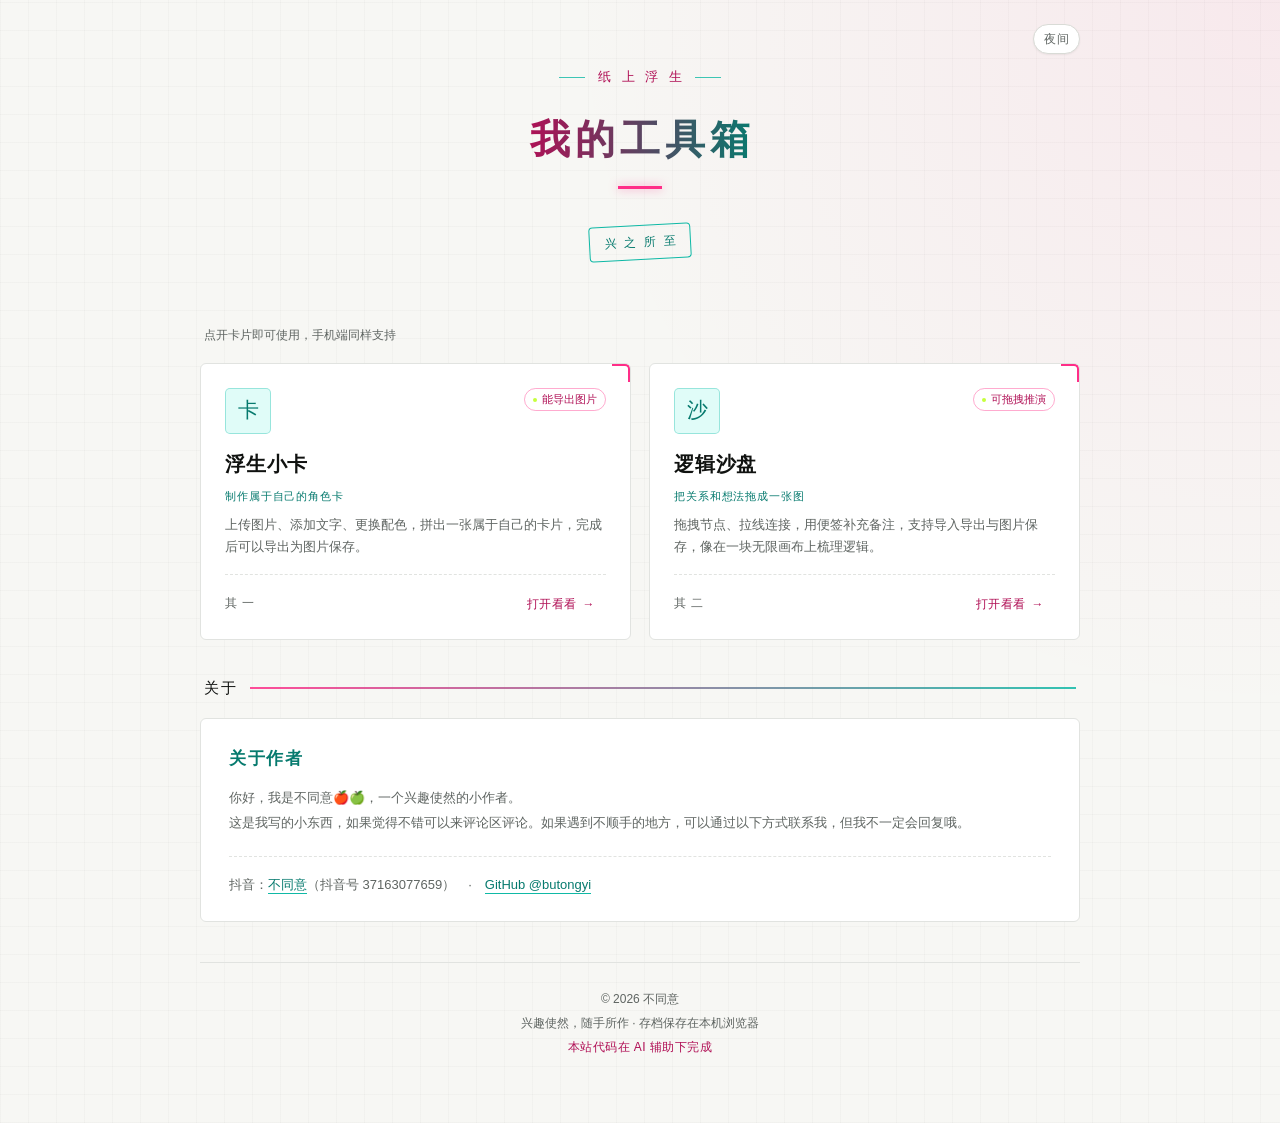
<file: index.html>
<!DOCTYPE html>
<html lang="zh-CN">
<head>
<meta charset="UTF-8">
<meta name="viewport" content="width=device-width, initial-scale=1, viewport-fit=cover">
<title>我的工具箱</title>
<meta name="description" content="不同意写的小东西，打开就能用。">
<style>
:root{
  color-scheme:light;
  --paper:#F7F7F4;
  --card:#FFFFFF;
  --ink:#101210;
  --muted:#5F6562;
  --line:#E1E3E0;
  --accent:#FF2E88;
  --accent-text:#B00F55;
  --accent-soft:rgba(255,46,136,.07);
  --cyan:#0FB9A6;
  --cyan-text:#067A6E;
  --cyan-soft:#E9F7F4;
  --lime:#C6FF3D;
  --hover:#0FB9A6;
  --title-grad:linear-gradient(92deg,#B00F55,#067A6E);
  --title-glow:none;
  --title-rule:#FF2E88;
  --title-rule-glow:0 0 10px rgba(255,46,136,.5);
  --rule:linear-gradient(90deg,#FF2E88,#0FB9A6);
  --rule-glow:none;
  --icon-bg:rgba(0,224,198,.12);
  --icon-line:rgba(15,185,166,.35);
  --icon-glow:none;
  --tag-text:#B00F55;
  --tag-bg:transparent;
  --tag-line:rgba(255,46,136,.4);
  --ai-text:#B00F55;
  --grid-line:rgba(16,18,16,.022);
  --grid-size:28px;
  --pink-glow:rgba(255,46,136,.07);
  --cyan-glow:transparent;
  --pink-stop:42%;
  --cyan-stop:46%;
  --brand-glow:none;
  --brand-line-glow:none;
  --seal-glow:none;
  --radius:6px;
  --serif:"Songti SC","STSong","Noto Serif CJK SC","Source Han Serif SC","SimSun",serif;
  --sans:-apple-system,BlinkMacSystemFont,"Segoe UI","PingFang SC","Hiragino Sans GB","Microsoft YaHei",sans-serif;
}
html[data-theme="dark"]{
  color-scheme:dark;
  --paper:#0B0C0D;
  --card:#141617;
  --ink:#F2F0EA;
  --muted:#9AA0A0;
  --line:#26292A;
  --accent:#FF2E88;
  --accent-text:#FF2E88;
  --accent-soft:rgba(255,46,136,.10);
  --cyan:#00E0C6;
  --cyan-text:#00E0C6;
  --cyan-soft:rgba(0,224,198,.10);
  --lime:#C6FF3D;
  --hover:#FF2E88;
  --title-grad:linear-gradient(92deg,#FF2E88,#00E0C6);
  --title-glow:drop-shadow(0 0 12px rgba(255,46,136,.32));
  --title-rule:linear-gradient(90deg,#FF2E88,#00E0C6);
  --title-rule-glow:0 0 10px rgba(255,46,136,.5);
  --rule:linear-gradient(90deg,#FF2E88,#00E0C6);
  --rule-glow:0 0 10px rgba(0,224,198,.35);
  --icon-bg:rgba(0,224,198,.08);
  --icon-line:rgba(0,224,198,.45);
  --icon-glow:0 0 14px rgba(0,224,198,.16);
  --tag-text:#FF8FBF;
  --tag-bg:rgba(255,46,136,.07);
  --tag-line:rgba(255,46,136,.5);
  --ai-text:#FF8FBF;
  --grid-line:rgba(255,255,255,.032);
  --grid-size:26px;
  --pink-glow:rgba(255,46,136,.16);
  --cyan-glow:rgba(0,224,198,.13);
  --pink-stop:46%;
  --cyan-stop:46%;
  --brand-glow:0 0 10px rgba(255,46,136,.45);
  --brand-line-glow:0 0 8px rgba(0,224,198,.55);
  --seal-glow:0 0 12px rgba(0,224,198,.28) inset;
}
@media (prefers-color-scheme:dark){
  html:not([data-theme="light"]){
    color-scheme:dark;
    --paper:#0B0C0D;
    --card:#141617;
    --ink:#F2F0EA;
    --muted:#9AA0A0;
    --line:#26292A;
    --accent:#FF2E88;
    --accent-text:#FF2E88;
    --accent-soft:rgba(255,46,136,.10);
    --cyan:#00E0C6;
    --cyan-text:#00E0C6;
    --cyan-soft:rgba(0,224,198,.10);
    --lime:#C6FF3D;
    --hover:#FF2E88;
    --title-grad:linear-gradient(92deg,#FF2E88,#00E0C6);
    --title-glow:drop-shadow(0 0 12px rgba(255,46,136,.32));
    --title-rule:linear-gradient(90deg,#FF2E88,#00E0C6);
    --title-rule-glow:0 0 10px rgba(255,46,136,.5);
    --rule:linear-gradient(90deg,#FF2E88,#00E0C6);
    --rule-glow:0 0 10px rgba(0,224,198,.35);
    --icon-bg:rgba(0,224,198,.08);
    --icon-line:rgba(0,224,198,.45);
    --icon-glow:0 0 14px rgba(0,224,198,.16);
    --tag-text:#FF8FBF;
    --tag-bg:rgba(255,46,136,.07);
    --tag-line:rgba(255,46,136,.5);
    --ai-text:#FF8FBF;
    --grid-line:rgba(255,255,255,.032);
    --grid-size:26px;
    --pink-glow:rgba(255,46,136,.16);
    --cyan-glow:rgba(0,224,198,.13);
    --pink-stop:46%;
    --cyan-stop:46%;
    --brand-glow:0 0 10px rgba(255,46,136,.45);
    --brand-line-glow:0 0 8px rgba(0,224,198,.55);
    --seal-glow:0 0 12px rgba(0,224,198,.28) inset;
  }
}
*{box-sizing:border-box;-webkit-tap-highlight-color:transparent}
html,body{margin:0;padding:0}
body{
  min-height:100vh;font-family:var(--sans);color:var(--ink);
  background-color:var(--paper);
  background-image:
    radial-gradient(circle at 100% 0%,var(--pink-glow),transparent var(--pink-stop)),
    radial-gradient(circle at 0% 100%,var(--cyan-glow),transparent var(--cyan-stop)),
    repeating-linear-gradient(0deg,var(--grid-line) 0 1px,transparent 1px var(--grid-size)),
    repeating-linear-gradient(90deg,var(--grid-line) 0 1px,transparent 1px var(--grid-size));
  background-repeat:no-repeat;
  line-height:1.6;
}
.wrap{position:relative;max-width:920px;margin:0 auto;padding:0 20px 64px}

.theme-toggle{position:absolute;top:24px;right:20px;z-index:2}

header{padding:60px 4px 30px;text-align:center}
.brand{
  display:inline-flex;align-items:center;gap:10px;font-family:var(--serif);
  font-size:13px;letter-spacing:.28em;text-indent:.28em;color:var(--accent-text);
  text-shadow:var(--brand-glow);margin-bottom:20px;
}
.brand::before,.brand::after{content:"";width:26px;height:1px;background:var(--cyan);opacity:.8;box-shadow:var(--brand-line-glow)}
h1{
  font-family:var(--serif);font-weight:600;font-size:40px;letter-spacing:.12em;text-indent:.12em;
  width:fit-content;max-width:100%;margin:0 auto 12px;
  background-image:var(--title-grad);-webkit-background-clip:text;background-clip:text;
  color:transparent;-webkit-text-fill-color:transparent;filter:var(--title-glow);
}
h1::after{
  content:"";display:block;width:44px;height:3px;margin:14px auto 0;
  background:var(--title-rule);box-shadow:var(--title-rule-glow);
}
.role{font-size:13px;color:var(--cyan-text);letter-spacing:.16em;margin:0 0 16px}
.subtitle{font-size:14px;color:var(--muted);letter-spacing:.04em;margin:0;max-width:540px;margin-left:auto;margin-right:auto}
.seal{
  display:inline-block;margin-top:24px;padding:7px 12px;border:1px solid var(--cyan);
  color:var(--cyan-text);border-radius:4px;font-family:var(--serif);font-size:12px;
  letter-spacing:.2em;text-indent:.2em;transform:rotate(-3deg);
  box-shadow:var(--seal-glow);
}

.section-label{
  font-family:var(--serif);font-size:15px;color:var(--ink);
  letter-spacing:.14em;margin:36px 4px 18px;display:flex;align-items:center;gap:12px;
}
.section-label::after{content:"";flex:1;height:2px;background:var(--rule);opacity:.85;box-shadow:var(--rule-glow)}
.section-note{font-size:12px;color:var(--muted);margin:36px 4px 18px}

.grid{display:grid;grid-template-columns:repeat(2,1fr);gap:18px}
.grid:has(.card:only-child){grid-template-columns:minmax(0,440px);justify-content:center}
.card{
  position:relative;display:block;text-decoration:none;color:inherit;background:var(--card);
  border:1px solid var(--line);border-radius:var(--radius);padding:24px 24px 20px;overflow:visible;
  transition:border-color .2s ease;
}
.card:hover,.card:focus-visible{border-color:var(--hover)}
.card-frame{
  position:absolute;left:-6px;top:-6px;width:calc(100% + 12px);height:calc(100% + 12px);
  pointer-events:none;overflow:visible;z-index:1;
}
.card-frame path{
  fill:none;stroke-width:2;stroke-linecap:round;
  stroke-dasharray:100 100;stroke-dashoffset:100;opacity:0;
  transition:stroke-dashoffset .55s cubic-bezier(.4,0,.2,1),opacity .55s linear;
}
.card:hover .card-frame path,
.card.is-selected .card-frame path,
.card:focus-visible .card-frame path{
  stroke-dashoffset:0;opacity:1;
  transition:stroke-dashoffset 1.1s cubic-bezier(.4,0,.2,1),opacity .18s linear;
}
.card:focus-visible .card-frame path{transition:none}
.card-frame .frame-a{stop-color:var(--accent-text)}
.card-frame .frame-b{stop-color:var(--cyan-text)}
@media (prefers-reduced-motion:reduce){
  .card-frame path{transition:none}
}
.card::after{
  content:"";position:absolute;top:0;right:0;width:16px;height:16px;pointer-events:none;
  border-top:2px solid var(--accent);border-right:2px solid var(--accent);
  border-radius:0 5px 0 0;
}
.card-top{display:flex;align-items:flex-start;justify-content:space-between;gap:12px;margin-bottom:14px}
.icon{
  width:46px;height:46px;flex:none;border-radius:5px;
  background:var(--icon-bg);border:1px solid var(--icon-line);
  color:var(--cyan-text);display:flex;align-items:center;justify-content:center;
  font-family:var(--serif);font-size:21px;box-shadow:var(--icon-glow);
}
.tags{display:flex;flex-wrap:wrap;gap:6px;justify-content:flex-end}
.tag{display:inline-flex;align-items:center;gap:5px;font-size:11px;line-height:1;padding:5px 8px;border-radius:20px;border:1px solid var(--tag-line);color:var(--tag-text);background:var(--tag-bg);white-space:nowrap}
.tag::before{content:"";width:4px;height:4px;border-radius:50%;background:var(--lime);flex:none}
.tag.tech{color:var(--cyan-text);border-color:rgba(0,224,198,.45);background:var(--cyan-soft)}
.card h2{font-family:var(--serif);font-weight:600;font-size:20px;letter-spacing:.04em;margin:0 0 8px}
.card .feature{font-size:11px;color:var(--cyan-text);letter-spacing:.08em;margin:0 0 8px}
.card p{margin:0;color:var(--muted);font-size:13px;line-height:1.7;min-height:44px}
.card-foot{
  margin-top:16px;padding-top:14px;border-top:1px dashed var(--line);
  display:flex;align-items:center;justify-content:space-between;font-size:12px;color:var(--muted);
}
.count{font-family:var(--serif);color:var(--muted);letter-spacing:.08em}

.about{
  background:var(--card);border:1px solid var(--line);border-radius:var(--radius);
  padding:26px 28px;margin-top:8px;
}
.about h3{font-family:var(--serif);font-weight:600;font-size:17px;letter-spacing:.1em;margin:0 0 14px;color:var(--cyan-text)}
.about p{margin:0 0 12px;font-size:13px;color:var(--muted);line-height:1.9}
.about .skills{display:flex;flex-wrap:wrap;gap:8px;margin-top:16px}
.about .skills span{font-size:12px;padding:6px 12px;border-radius:6px;background:var(--cyan-soft);color:var(--cyan-text)}
.contact{margin-top:20px;padding-top:18px;border-top:1px dashed var(--line);font-size:13px;color:var(--muted)}
.contact a{color:var(--cyan-text);text-decoration:none;border-bottom:1px solid var(--cyan);padding-bottom:1px}
.contact a:hover{color:var(--accent-text);border-color:var(--accent)}

footer{margin-top:40px;text-align:center;color:var(--muted);font-size:12px;line-height:2;padding-top:24px;border-top:1px solid var(--line)}
footer .ai{color:var(--ai-text);letter-spacing:.04em}
@media(max-width:640px){
  header{padding:42px 4px 24px}
  h1{font-size:31px}
  .theme-toggle{top:14px;right:12px}
  .grid{grid-template-columns:1fr;gap:14px}
  .card{padding:20px}
  .card p{min-height:0}
  .about{padding:22px 20px}
}
</style>
<link rel="stylesheet" href="assets/ui.css">
<script>
// 首屏前应用已保存的主题，避免闪烁；没有保存过则交给系统偏好。
(function () {
  try {
    var saved = localStorage.getItem('theme');
    if (saved === 'dark' || saved === 'light') document.documentElement.setAttribute('data-theme', saved);
  } catch (e) {}
})();
</script>
</head>
<body>
<div class="wrap">
  <button class="theme-toggle ui-btn ui-btn--secondary ui-btn--sm ui-btn--pill" id="themeToggle" type="button" aria-label="切换到夜间模式">夜间</button>
  <header>
    <div class="brand">纸 上 浮 生</div>
    <h1>我的工具箱</h1>
    <div class="seal">兴 之 所 至</div>
  </header>

  <p class="section-note">点开卡片即可使用，手机端同样支持</p>
  <main class="grid">

    <a class="card" href="games/fusheng-card.html">
      <svg class="card-frame" aria-hidden="true" focusable="false"></svg>
      <div class="card-top">
        <div class="icon">卡</div>
        <div class="tags"><span class="tag">能导出图片</span></div>
      </div>
      <h2>浮生小卡</h2>
      <div class="feature">制作属于自己的角色卡</div>
      <p>上传图片、添加文字、更换配色，拼出一张属于自己的卡片，完成后可以导出为图片保存。</p>
      <div class="card-foot"><span class="count">其 一</span><span class="enter ui-btn ui-btn--ghost ui-btn--sm" aria-live="polite"><span class="enter-label">打开看看</span><span class="arrow">→</span></span></div>
    </a>

    <a class="card" href="games/logic-sandbox.html">
      <svg class="card-frame" aria-hidden="true" focusable="false"></svg>
      <div class="card-top">
        <div class="icon">沙</div>
        <div class="tags"><span class="tag">可拖拽推演</span></div>
      </div>
      <h2>逻辑沙盘</h2>
      <div class="feature">把关系和想法拖成一张图</div>
      <p>拖拽节点、拉线连接，用便签补充备注，支持导入导出与图片保存，像在一块无限画布上梳理逻辑。</p>
      <div class="card-foot"><span class="count">其 二</span><span class="enter ui-btn ui-btn--ghost ui-btn--sm" aria-live="polite"><span class="enter-label">打开看看</span><span class="arrow">→</span></span></div>
    </a>

  </main>

  <div class="section-label">关于</div>
  <section class="about">
    <h3>关于作者</h3>
    <p>你好，我是不同意🍎🍏，一个兴趣使然的小作者。<br>这是我写的小东西，如果觉得不错可以来评论区评论。如果遇到不顺手的地方，可以通过以下方式联系我，但我不一定会回复哦。</p>
    <div class="contact">
      抖音：<a href="https://www.douyin.com/user/MS4wLjABAAAAlM9tMULO53X5Q0Kn--dKTlHsjAAZe6PFTMq9GSatP4W1DB4UQ8Ld2p4_8pwSyWXq" target="_blank" rel="noopener">不同意</a>（抖音号 37163077659）　·　<a href="https://github.com/butongyi" target="_blank" rel="noopener">GitHub @butongyi</a>
    </div>
  </section>

  <footer>
    <div>© 2026 不同意</div>
    <div>兴趣使然，随手所作 · 存档保存在本机浏览器</div>
    <div class="ai">本站代码在 AI 辅助下完成</div>
  </footer>
</div>
<script>
// 发布平台用 sharecode 做访问控制，站内跳转必须把它带上，否则点进去会 403。
// 从当前地址取出 sharecode，自动附加到所有站内链接；本地/GitHub Pages 没有这个参数时不影响。
(function () {
  var code = new URLSearchParams(location.search).get('sharecode');
  if (!code) return;
  document.querySelectorAll('a[href]').forEach(function (a) {
    var href = a.getAttribute('href');
    if (!href || /^(https?:|mailto:|#)/i.test(href)) return;
    a.setAttribute('href', href + (href.indexOf('?') >= 0 ? '&' : '?') + 'sharecode=' + encodeURIComponent(code));
  });
})();

// 夜间模式：未手动选择时跟随系统，手动切换后记住选择。
(function () {
  var root = document.documentElement;
  var btn = document.getElementById('themeToggle');
  if (!btn) return;
  var mq = window.matchMedia('(prefers-color-scheme: dark)');

  function current() {
    var attr = root.getAttribute('data-theme');
    if (attr === 'dark' || attr === 'light') return attr;
    return mq.matches ? 'dark' : 'light';
  }
  function render() {
    var dark = current() === 'dark';
    btn.textContent = dark ? '日间' : '夜间';
    btn.setAttribute('aria-label', dark ? '切换到日间模式' : '切换到夜间模式');
  }
  btn.addEventListener('click', function () {
    var next = current() === 'dark' ? 'light' : 'dark';
    root.setAttribute('data-theme', next);
    try { localStorage.setItem('theme', next); } catch (e) {}
    render();
  });
  var onSystemChange = function () {
    if (!root.getAttribute('data-theme')) render();
  };
  if (mq.addEventListener) mq.addEventListener('change', onSystemChange);
  else if (mq.addListener) mq.addListener(onSystemChange);
  render();
})();

// 卡片描边：悬停时从上边中点分两路流下，底边中点汇合；第一次点击选中，第二次进入。
(function () {
  document.querySelectorAll('.card').forEach(function (card, index) {
    var svg = card.querySelector('.card-frame');
    if (!svg) return;
    var gid = 'cardFrameGrad' + index;
    svg.innerHTML =
      '<defs><linearGradient id="' + gid + '" gradientUnits="userSpaceOnUse" x1="0" y1="0" x2="0" y2="0">' +
      '<stop class="frame-a" offset="0"></stop><stop class="frame-b" offset="1"></stop>' +
      '</linearGradient></defs>' +
      '<path pathLength="100" vector-effect="non-scaling-stroke"></path>' +
      '<path pathLength="100" vector-effect="non-scaling-stroke"></path>';
    var grad = svg.querySelector('linearGradient');
    var paths = svg.querySelectorAll('path');
    paths[0].setAttribute('stroke', 'url(#' + gid + ')');
    paths[1].setAttribute('stroke', 'url(#' + gid + ')');

    function size() {
      var w = card.offsetWidth + 12;
      var h = card.offsetHeight + 12;
      svg.setAttribute('viewBox', '0 0 ' + w + ' ' + h);
      grad.setAttribute('y2', h);
      var x = 1, y = 1, r = 10;
      var right = w - 1, bottom = h - 1, cx = w / 2;
      paths[0].setAttribute('d',
        'M ' + cx + ' ' + y + ' H ' + (x + r) +
        ' A ' + r + ' ' + r + ' 0 0 0 ' + x + ' ' + (y + r) +
        ' V ' + (bottom - r) +
        ' A ' + r + ' ' + r + ' 0 0 0 ' + (x + r) + ' ' + bottom +
        ' H ' + cx);
      paths[1].setAttribute('d',
        'M ' + cx + ' ' + y + ' H ' + (right - r) +
        ' A ' + r + ' ' + r + ' 0 0 1 ' + right + ' ' + (y + r) +
        ' V ' + (bottom - r) +
        ' A ' + r + ' ' + r + ' 0 0 1 ' + (right - r) + ' ' + bottom +
        ' H ' + cx);
    }
    size();
    if (window.ResizeObserver) new ResizeObserver(size).observe(card);
    else window.addEventListener('resize', size);

    var label = card.querySelector('.enter-label');
    function select() {
      card.classList.add('is-selected');
      if (label) label.textContent = '再点一次进入';
    }
    function cancel() {
      if (!card.classList.contains('is-selected')) return;
      card.classList.remove('is-selected');
      if (label) label.textContent = '打开看看';
    }

    card.addEventListener('click', function (e) {
      if (e.button !== 0 || e.metaKey || e.ctrlKey || e.shiftKey || e.altKey) return;
      if (!card.classList.contains('is-selected')) {
        e.preventDefault();
        select();
      }
    });
    document.addEventListener('click', function (e) {
      if (!card.contains(e.target)) cancel();
    });
    card.addEventListener('pointerleave', function (e) {
      if (e.pointerType === 'mouse') cancel();
    });
    document.addEventListener('keydown', function (e) {
      if (e.key === 'Escape') cancel();
    });
    window.addEventListener('pageshow', cancel);
  });
})();
</script>
</body>
</html>
</file>
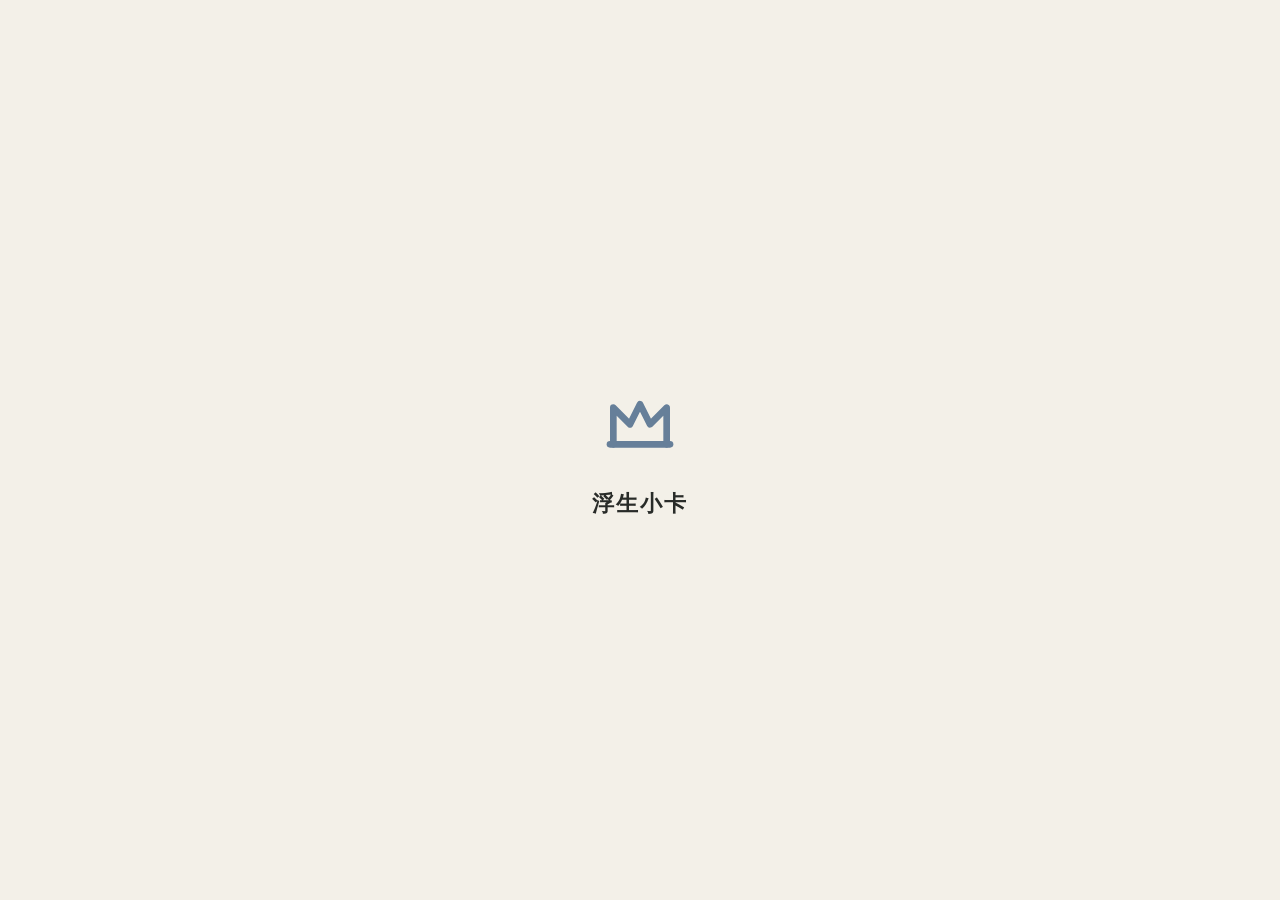
<file: games/fusheng-card.html>
<!DOCTYPE html>
<html lang="zh-CN"><head>
<meta charset="UTF-8">
<meta name="viewport" content="width=device-width, initial-scale=1, viewport-fit=cover">
<title>浮生小卡</title>
<link rel="stylesheet" href="../assets/ui.css">
<script>
// 夜间模式：首屏前应用已保存的选择，未选择时跟随系统偏好，避免闪白。
(function () {
  try {
    var saved = localStorage.getItem('theme');
    if (saved === 'dark' || saved === 'light') document.documentElement.setAttribute('data-theme', saved);
  } catch (e) {}
})();
</script>
<style>
/* ================= 东方纸感 · 窃蓝 & 蛤粉 ================= */
:root{
  color-scheme: light;
  --ui-bg: #F3F0E8;
  --ui-card: #FCFAF5;
  --ui-text: #282B28;
  --ui-muted: #7D817A;
  --ui-border: #DCD8CC;
  --ui-accent: #667F99;
  --ui-accent-hover: #526B83;
  --ui-accent-soft: #E8EDF0;
  --ui-radius: 8px;
  --ui-shadow: 0 2px 12px rgba(52, 48, 40, 0.035);
  --ui-shadow-lg: 0 20px 60px rgba(42, 39, 33, 0.14);
  --serif-font: "Songti SC", "STSong", "Noto Serif CJK SC", "Source Han Serif SC", "SimSun", serif;
  --sans-font: -apple-system, BlinkMacSystemFont, "Segoe UI", "PingFang SC", "Hiragino Sans GB", "Microsoft YaHei", sans-serif;

  /* 共享控件层：只补 ui.css 需要的颜色/质感令牌，按钮外观交给 ../assets/ui.css */
  --ui-line: var(--ui-border);
  --ui-surface: var(--ui-card);
  --ui-surface-hover: #ECE9E1;
  --ui-accent-strong: var(--ui-accent-hover);
  --ui-primary-fg: #FFFFFF;
  --ui-ring: #B00F55;
  --ui-shadow-hover: 0 2px 8px rgba(52,48,40,.08);
  --ui-shadow-active: 0 1px 1px rgba(52,48,40,.05);
  --ui-inset: inset 0 1px 3px rgba(52,48,40,.12);

  /* 工作台层：顶栏、预览台、输入框等页面级色 */
  --ate-bar: rgba(252,250,245,.97);
  --ate-hover: #ECE9E1;
  --ate-focus-bg: #FFFFFF;
  --ate-input-bg: rgba(238,235,226,.58);
  --ate-panel: rgba(252,250,245,.88);
  --ate-chip-bg: #FFFFFF;
  --ate-editor: #F6F3EC;
  --ate-section-ink: #555A55;
  --ate-help-ink: #4A555C;
  --ate-preview-bg: #E9E5DB;
  --ate-preview-glow: rgba(255,255,255,.18);
  --ate-preview-dot: rgba(87,82,70,.12);
  --ate-canvas-bg: rgba(248,246,239,.46);
  --ate-canvas-line: rgba(130,124,110,.18);
  --ate-switch-bg: rgba(252,250,245,.48);
  --ate-switch-line: rgba(130,124,110,.2);
  --ate-switch-hover: rgba(252,250,245,.55);
  --ate-switch-shadow: 0 2px 8px rgba(62,57,48,.07);
  --ate-ring: rgba(102,127,153,.1);
  --ate-scrim: rgba(44,53,57,.4);
  --ate-toast-bg: rgba(44,53,57,.9);
  --ate-toast-ink: #FFFFFF;
  --ate-neon-ink: #B00F55;
  --ate-scroll-thumb: rgba(0,0,0,.15);
}
/* ================= 夜间模式 =================
   与站点门户共用记忆键 theme：未手动选择时跟随系统偏好 */
html[data-theme="dark"]{
  color-scheme: dark;
  --ui-bg: #171918;
  --ui-card: #202322;
  --ui-text: #E6E2D6;
  --ui-muted: #969A92;
  --ui-border: #333734;
  --ui-accent: #8FA6BC;
  --ui-accent-hover: #A9BECD;
  --ui-accent-soft: #26313A;
  --ui-shadow: 0 2px 12px rgba(0,0,0,.22);
  --ui-shadow-lg: 0 24px 70px rgba(0,0,0,.45);

  --ui-line: var(--ui-border);
  --ui-surface: var(--ui-card);
  --ui-surface-hover: #2A2E2B;
  --ui-accent-strong: #A9BECD;
  --ui-primary-fg: #171918;
  --ui-ring: #A9BECD;
  --ui-shadow-hover: 0 2px 8px rgba(0,0,0,.35);
  --ui-shadow-active: 0 1px 1px rgba(0,0,0,.4);
  --ui-inset: inset 0 1px 3px rgba(0,0,0,.5);

  --ate-bar: rgba(23,25,24,.94);
  --ate-hover: #2A2E2B;
  --ate-focus-bg: #262C2B;
  --ate-input-bg: rgba(255,255,255,.05);
  --ate-panel: #202322;
  --ate-chip-bg: #232625;
  --ate-editor: #131514;
  --ate-section-ink: #B9BDB4;
  --ate-help-ink: #C4C8BE;
  --ate-preview-bg: #121413;
  --ate-preview-glow: rgba(255,255,255,.015);
  --ate-preview-dot: rgba(255,255,255,.06);
  --ate-canvas-bg: rgba(255,255,255,.03);
  --ate-canvas-line: rgba(255,255,255,.09);
  --ate-switch-bg: rgba(255,255,255,.04);
  --ate-switch-line: rgba(255,255,255,.1);
  --ate-switch-hover: rgba(255,255,255,.07);
  --ate-switch-shadow: 0 2px 8px rgba(0,0,0,.4);
  --ate-ring: rgba(143,166,188,.22);
  --ate-scrim: rgba(0,0,0,.6);
  --ate-toast-bg: rgba(12,14,13,.94);
  --ate-toast-ink: #E6E2D6;
  --ate-neon-ink: #FF8FBF;
  --ate-scroll-thumb: rgba(255,255,255,.16);
}
@media (prefers-color-scheme:dark){
  html:not([data-theme="light"]){
    color-scheme: dark;
    --ui-bg: #171918;
    --ui-card: #202322;
    --ui-text: #E6E2D6;
    --ui-muted: #969A92;
    --ui-border: #333734;
    --ui-accent: #8FA6BC;
    --ui-accent-hover: #A9BECD;
    --ui-accent-soft: #26313A;
    --ui-shadow: 0 2px 12px rgba(0,0,0,.22);
    --ui-shadow-lg: 0 24px 70px rgba(0,0,0,.45);

    --ui-line: var(--ui-border);
    --ui-surface: var(--ui-card);
    --ui-surface-hover: #2A2E2B;
    --ui-accent-strong: #A9BECD;
    --ui-primary-fg: #171918;
    --ui-ring: #A9BECD;
    --ui-shadow-hover: 0 2px 8px rgba(0,0,0,.35);
    --ui-shadow-active: 0 1px 1px rgba(0,0,0,.4);
    --ui-inset: inset 0 1px 3px rgba(0,0,0,.5);

    --ate-bar: rgba(23,25,24,.94);
    --ate-hover: #2A2E2B;
    --ate-focus-bg: #262C2B;
    --ate-input-bg: rgba(255,255,255,.05);
    --ate-panel: #202322;
    --ate-chip-bg: #232625;
    --ate-editor: #131514;
    --ate-section-ink: #B9BDB4;
    --ate-help-ink: #C4C8BE;
    --ate-preview-bg: #121413;
    --ate-preview-glow: rgba(255,255,255,.015);
    --ate-preview-dot: rgba(255,255,255,.06);
    --ate-canvas-bg: rgba(255,255,255,.03);
    --ate-canvas-line: rgba(255,255,255,.09);
    --ate-switch-bg: rgba(255,255,255,.04);
    --ate-switch-line: rgba(255,255,255,.1);
    --ate-switch-hover: rgba(255,255,255,.07);
    --ate-switch-shadow: 0 2px 8px rgba(0,0,0,.4);
    --ate-ring: rgba(143,166,188,.22);
    --ate-scrim: rgba(0,0,0,.6);
    --ate-toast-bg: rgba(12,14,13,.94);
    --ate-toast-ink: #E6E2D6;
    --ate-neon-ink: #FF8FBF;
    --ate-scroll-thumb: rgba(255,255,255,.16);
  }
}
*{box-sizing:border-box;-webkit-tap-highlight-color:transparent}
html,body{height:100%}
body{
  margin:0;font-size:14px;line-height:1.5;
  font-family:-apple-system,BlinkMacSystemFont,"Segoe UI","PingFang SC","Hiragino Sans GB","Microsoft YaHei",sans-serif;
  background:var(--ui-bg);color:var(--ui-text);
  overflow:hidden;
}

::-webkit-scrollbar{width:4px;height:4px}
::-webkit-scrollbar-track{background:transparent}
::-webkit-scrollbar-thumb{background:var(--ate-scroll-thumb);border-radius:4px}

button{font:inherit;cursor:pointer;border:none;background:none;color:inherit}
input,textarea,select{font:inherit;color:inherit}
.hidden{display:none!important}

.svg-icon { width: 1.2em; height: 1.2em; fill: none; stroke: currentColor; stroke-width: 1.8; stroke-linecap: round; stroke-linejoin: round; vertical-align: middle; }

/* ================= 开场动画 ================= */
#intro-overlay {
  position: fixed; inset: 0; z-index: 9999; background: var(--ui-bg); cursor: pointer;
  display: flex; flex-direction: column; align-items: center; justify-content: center;
  transition: opacity .5s ease .5s, visibility .5s ease .5s;
}
#intro-overlay.hide { opacity: 0; visibility: hidden; pointer-events: none; }
.logo-container { text-align: center; pointer-events: none; }
.logo-svg { width: 80px; height: 80px; color: var(--ui-accent); margin: 0 auto 20px auto; }
.logo-svg path { stroke-dasharray: 100; stroke-dashoffset: 100; animation: drawLine .8s cubic-bezier(.4,0,.2,1) forwards; }
.logo-svg path:nth-child(1) { animation-delay: 0s; }
.logo-svg path:nth-child(2) { animation-delay: .2s; }
@keyframes drawLine { to { stroke-dashoffset: 0; } }
.intro-text { font-size: 22px; font-weight: 800; color: var(--ui-text); letter-spacing: 2px; opacity: 0; animation: fadeInUp .4s ease .6s forwards; }
@keyframes fadeInUp { from { opacity: 0; transform: translateY(10px); } to { opacity: 1; transform: translateY(0); } }

/* ================= 应用布局 ================= */
#app{height:100%;display:flex;flex-direction:column}
#topbar{
  flex:0 0 auto;height:56px;display:flex;align-items:center;justify-content:space-between;
  padding:0 16px;background:var(--ui-card); position:relative;z-index:10;
  box-shadow: 0 1px 0 var(--ui-border);
}
.brand{font-weight:600;font-size:16px;letter-spacing:.06em}
.top-actions{display:flex;align-items:center;gap:4px}

/* 图标按钮只保留尺寸与图标大小，其余外观由 .ui-btn 提供 */
.icon{width:36px;height:36px;padding:0}
.icon .svg-icon{width:20px;height:20px}

#main{flex:1;display:flex;flex-direction:column;min-height:0}
#previewPane{
  flex:0 0 38vh; 
  min-height:120px; max-height:80vh;
  overflow:auto;display:flex;justify-content:center;align-items:center;
  padding:24px 16px;background:#E5E9DD;
  background-image: radial-gradient(var(--ui-border) 1px, transparent 1px);
  background-size: 20px 20px;
}

/* 拖拽拉伸条 */
#dragBar {
  flex: 0 0 24px;
  background: var(--ui-card);
  border-top: 1px solid var(--ui-border);
  border-bottom: 1px solid var(--ui-border);
  display: flex; align-items: center; justify-content: center;
  cursor: ns-resize; touch-action: none; z-index: 5;
}
#dragBar::before {
  content: ''; width: 36px; height: 4px; background: var(--ui-border); border-radius: 2px;
}
#dragBar:active::before { background: var(--ui-accent); }

#editorPane{
  flex:1;overflow-y:auto;padding:16px 16px 80px;
  background:var(--ui-bg);
}

.section-title{
  font-size:13px;letter-spacing:.1em;color:var(--ui-text);margin:24px 0 10px;font-weight:600;
  display:flex;align-items:center;gap:8px;
}
.section-title::before{content:'';display:block;width:4px;height:14px;background:var(--ui-accent);border-radius:2px}
.section-title:first-child{margin-top:8px}

.card-ui{
  background:var(--ui-card);border-radius:var(--ui-radius);padding:16px;
  box-shadow:var(--ui-shadow); margin-bottom:12px; border:1px solid rgba(226,230,216,0.5);
}
.field{margin-bottom:14px}
.field:last-child{margin-bottom:0}
.field label{display:block;font-size:12px;color:var(--ui-muted);margin-bottom:6px;font-weight:500}

.input, .textarea {
  width:100%;background:var(--ui-bg);border:1px solid transparent;border-radius:8px;
  padding:10px 12px;outline:none;transition:all .2s;font-size:14px;
}
.input:hover, .textarea:hover {background:var(--ate-hover);}
.input:focus, .textarea:focus {
  background:var(--ate-focus-bg);border-color:var(--ui-accent);box-shadow:0 0 0 3px var(--ui-accent-soft);
}

.row{display:flex;gap:10px;align-items:center}
.row.wrap{flex-wrap:wrap}
.row > .grow{flex:1;min-width:0}

.block{background:var(--ui-card);border-radius:var(--ui-radius);padding:14px;margin-bottom:12px;box-shadow:var(--ui-shadow); border:1px solid rgba(226,230,216,0.5);}
.block-head{display:flex;align-items:center;gap:8px;margin-bottom:12px}
.block-head .grow{flex:1;min-width:0}
.block-label-input{
  width:100%;border:1px solid transparent;background:transparent;border-radius:6px;
  padding:6px 8px;font-weight:600;font-size:14px;color:var(--ui-text);transition:all .2s;
}
.block-label-input:hover{background:var(--ui-bg)}
.block-label-input:focus{border-color:var(--ui-accent);background:var(--ate-focus-bg);outline:none}
.tag{font-size:11px;color:var(--ui-muted);background:var(--ui-bg);border-radius:6px;padding:2px 8px;white-space:nowrap;font-weight:500}

.img-thumb{
  width:100%;aspect-ratio:16/9;border-radius:8px;overflow:hidden;background:var(--ui-bg);
  display:flex;align-items:center;justify-content:center;color:var(--ui-muted);font-size:13px;
  border:1px dashed var(--ui-border); transition:border-color .2s;
}
.img-thumb:hover{border-color:var(--ui-accent)}
.img-thumb img{width:100%;height:100%;object-fit:cover;display:block}
.avatar-thumb{width:64px;height:64px;border-radius:50%;flex:0 0 auto}

.it-editor{position:relative;border-radius:8px;overflow:hidden;background:var(--ui-bg);touch-action:none;user-select:none;margin-bottom:10px}
.it-editor img{width:100%;display:block;pointer-events:none}
.it-layer{
  position:absolute;transform:translate(-50%,-50%);padding:4px 8px;white-space:pre-wrap;
  cursor:grab;max-width:88%;line-height:1.35;border-radius:4px;font-weight:500;
  text-shadow:0 1px 3px rgba(0,0,0,.5);box-shadow:0 2px 8px rgba(0,0,0,.1);background:rgba(0,0,0,.2);
}
.it-layer:active{cursor:grabbing}
.layer-row{display:flex;gap:8px;align-items:center;margin-top:8px}
.layer-row .input{padding:6px 10px;font-size:12px}

.color-trigger {
  width: 36px; height: 32px; border-radius: 8px; border: 1px solid rgba(0,0,0,0.08);
  cursor: pointer; padding: 0; transition:transform .1s, box-shadow .2s;
  box-shadow:inset 0 0 0 1px rgba(255,255,255,0.2);
}
.color-trigger:active{transform:scale(0.92)}
.color-grid{display:grid;grid-template-columns:1fr 1fr;gap:12px}
.color-item{display:flex;align-items:center;gap:10px;font-size:13px;color:var(--ui-text);font-weight:500}

input[type=range] {
  -webkit-appearance: none; width: 100%; background: transparent; height: 24px;
}
input[type=range]:focus { outline: none; }
input[type=range]::-webkit-slider-runnable-track {
  width: 100%; height: 4px; cursor: pointer; background: var(--ui-border); border-radius: 2px;
}
input[type=range]::-webkit-slider-thumb {
  height: 18px; width: 18px; border-radius: 50%; background: var(--ui-accent);
  cursor: pointer; -webkit-appearance: none; margin-top: -7px;
  box-shadow: 0 2px 6px rgba(136,171,218,.4); transition: transform 0.1s;
}
input[type=range]::-webkit-slider-thumb:hover { transform: scale(1.15); }
.range-item{display:flex;align-items:center;gap:12px;font-size:13px;color:var(--ui-muted);margin-bottom:12px; font-weight:500;}
.range-item input[type=range]{flex:1;}
.range-item .val{width:44px;text-align:right;color:var(--ui-text);font-variant-numeric:tabular-nums;font-weight:600}

.custom-select-btn {
  width: 100%; display: flex; justify-content: space-between; align-items: center;
  padding: 12px 14px; background: var(--ui-bg); border-radius: 8px; font-size: 14px; font-weight: 500;
  transition: background 0.2s; cursor: pointer; border: 1px solid transparent;
}
.custom-select-btn:hover { background: var(--ate-hover); }
.custom-select-btn .svg-icon { color: var(--ui-muted); }

.theme-row{display:flex;flex-wrap:wrap;gap:8px;margin-bottom:16px}
.theme-chip{
  border: 1px solid var(--ui-border); background: var(--ate-chip-bg); border-radius: 8px;
  padding: 6px 14px; font-size: 13px; font-weight: 500; transition: all 0.2s; color: var(--ui-text);
}
.theme-chip:hover{border-color:var(--ui-accent); color:var(--ui-accent)}
.theme-chip.active{background:var(--ui-accent); color:var(--ui-primary-fg); border-color:var(--ui-accent); box-shadow:0 2px 8px rgba(136,171,218,.3)}

.preset-grid{display:grid;grid-template-columns:repeat(3,1fr);gap:8px;margin-bottom:4px}
.preset-chip{
  display:flex;flex-direction:column;align-items:flex-start;gap:2px;
  border:1px solid var(--ui-border);background:var(--ate-chip-bg);border-radius:10px;
  padding:10px 10px 10px 12px;transition:all .18s;cursor:pointer;
  text-align:left;position:relative;overflow:hidden;
}
.preset-chip:hover{border-color:var(--ui-accent);transform:translateY(-1px);box-shadow:0 4px 12px rgba(52,48,40,.07)}
.preset-chip.active{border-color:var(--ui-accent);background:var(--ui-accent-soft);box-shadow:0 0 0 2px rgba(102,127,153,.18)}
.preset-chip .p-name{font-size:13px;font-weight:600;color:var(--ui-text);letter-spacing:.02em}
.preset-chip .p-desc{font-size:11px;color:var(--ui-muted);line-height:1.3}
.preset-chip .p-swatch{position:absolute;right:8px;top:8px;width:18px;height:18px;border-radius:50%;border:1px solid rgba(0,0,0,.08);box-shadow:0 1px 3px rgba(0,0,0,.08)}

/* ================= 浮生小卡本体 ================= */
.card{
  width:100%;max-width:480px; 
  background:var(--cardBg,#fff); color:var(--cardText,#222);
  border-radius:calc(var(--radius, 16) * 1px);
  border:1px solid var(--cardBorder,#e5e5e5);
  overflow:hidden;position:relative;
  box-shadow:0 10px 30px rgba(0,0,0,.08), 0 1px 3px rgba(0,0,0,.05);
  flex:0 0 auto; display:flex; flex-direction:column;
  font-size:calc(14px * var(--fs, 1));
  transition: height 0.3s;
  font-family: var(--cardFont, -apple-system, sans-serif); 
}
.card-bg{position:absolute;inset:0;pointer-events:none;overflow:hidden}
.card-bg img{width:100%;height:100%;object-fit:cover;display:block}
.card-inner{position:relative;z-index:1;padding:calc(24px * var(--fs, 1));display:flex;flex-direction:column;height:100%;box-sizing:border-box}

.card.tpl-left .card-header { flex-direction: row; }
.card.tpl-right .card-header { flex-direction: row-reverse; }
.card.tpl-center .card-header { flex-direction: column; text-align: center; gap: 12px; }
.card.tpl-center .card-titles { align-items: center; display: flex; flex-direction: column; }

.card-header{display:flex;gap:calc(16px * var(--fs, 1));align-items:center;margin-bottom:calc(20px * var(--fs, 1))}
.card-avatar{
  width:calc(64px * var(--fs, 1));height:calc(64px * var(--fs, 1));border-radius:50%;overflow:hidden;flex:0 0 auto;
  background:var(--cardAccent,#88ABDA);color:#fff;display:flex;align-items:center;justify-content:center;
  font-size:calc(26px * var(--fs, 1));font-weight:600;
  /* 这里的颜色已改为动态变量 */
  border:3px solid var(--cardAvatarBorder, rgba(255,255,255,0.8)); 
  box-shadow:0 4px 12px rgba(0,0,0,0.15);
}
.card-avatar img{width:100%;height:100%;object-fit:cover;display:block}
.card-titles{min-width:0;flex:1}

.card-title{font-size:calc(24px * var(--fs, 1));font-weight:700;line-height:1.2;word-break:break-word;color:var(--cardNameColor, inherit);}
.card-subtitle{font-size:calc(13px * var(--fs, 1));color:var(--cardMuted,#888);margin-top:calc(4px * var(--fs, 1));word-break:break-word}

/* 有背景图时，角色名区域自动垫一层半透明毛玻璃底，防止花哨底图盖字 */
.card.has-bg .card-titles{
  background:rgba(255,255,255,0.18);
  backdrop-filter:blur(8px) saturate(1.1);-webkit-backdrop-filter:blur(8px) saturate(1.1);
  border:1px solid rgba(255,255,255,0.25);
  padding:8px 14px;border-radius:6px;
  align-self:flex-start;
}

.card-body{flex:1;display:flex;flex-direction:column;gap:calc(12px * var(--fs, 1))}
.card.tpl-center .card-body { align-items: center; }
.card.tpl-center .card-block { text-align: center; width: 100%; }
.card.tpl-center .card-chips { justify-content: center; }

.card-block{font-size:calc(13px * var(--fs, 1));line-height:1.6;word-break:break-word;padding:14px 18px;border-radius:8px;transition:background 0.2s}
.card-block.bg-none{ background:transparent; box-shadow:none; border:0; padding:0; }
.card-block.bg-glass{
  background:rgba(255,255,255,0.5);
  border:1px solid rgba(255,255,255,0.5);
  box-shadow:none;
  backdrop-filter:blur(10px) saturate(1.1); -webkit-backdrop-filter:blur(10px) saturate(1.1);
}
/* 白纸（无背景图）时毛玻璃保留极弱底纹，避免纯白不可见 */
.card:not(.has-bg) .card-block.bg-glass{
  background:rgba(255,255,255,0.55);
  border:1px solid rgba(120,108,88,0.1);
  box-shadow:none;
}
.card-block.bg-solid{ background:var(--cardAccentSoft,#f5f0e6); }

.card-block-label{font-size:calc(10px * var(--fs, 1));letter-spacing:.06em;font-weight:700;color:var(--cardAccent,#88ABDA);margin-bottom:calc(6px * var(--fs, 1))}
/* 有底框时 label 稍微往下松一点，别贴边 */
.card-block.bg-glass .card-block-label,
.card-block.bg-solid .card-block-label{margin-top:calc(2px * var(--fs, 1));letter-spacing:.04em}
.card-block-value{font-weight:500;white-space:pre-wrap}

.card-chips{display:flex;flex-wrap:wrap;gap:calc(7px * var(--fs, 1))}
.card-chip{
  font-size:calc(11px * var(--fs, 1));font-weight:500;letter-spacing:.04em;
  padding:calc(4px * var(--fs, 1)) calc(14px * var(--fs, 1));
  border-radius:999px;border:1px solid var(--cardAccent,#667F99);
  background:transparent;color:var(--cardAccent,#667F99);
  transition:background .2s,color .2s,border-color .2s;
}
.card-chip:hover{background:var(--cardAccent,#667F99);color:#fff;border-color:var(--cardAccent,#667F99)}
/* 标签权重：primary 实心填充 / secondary 空心细线（默认） */
.card-chip.primary{background:var(--cardAccent,#667F99);color:#fff;border-color:var(--cardAccent,#667F99);font-weight:600}
.card-chip.primary:hover{filter:brightness(.92)}
.card-chip.secondary{font-weight:400;opacity:.85}
/* 有背景图时换成半透明白胶囊 */
.card.has-bg .card-chip{
  background:rgba(255,255,255,0.18);border-color:rgba(255,255,255,0.55);
  color:#fff;backdrop-filter:blur(4px);-webkit-backdrop-filter:blur(4px);
}
.card.has-bg .card-chip:hover{background:rgba(255,255,255,0.32)}
/* 毛玻璃底框内的胶囊改柔一点 */
.card-block.bg-glass .card-chip{background:rgba(255,255,255,0.55);border-color:rgba(102,127,153,0.35);color:var(--cardAccent,#667F99)}

.card-imgtext{position:relative;border-radius:calc(8px * var(--fs, 1));overflow:hidden;margin-top:4px}
.card-imgtext img{width:100%;display:block}
.card-it-layer{position:absolute;transform:translate(-50%,-50%);white-space:pre-wrap;max-width:88%;line-height:1.35;text-shadow:0 1px 3px rgba(0,0,0,.5);word-break:break-word}

/* ================= 统一全局弹窗与抽屉 ================= */
.modal{
  position:fixed;inset:0;z-index:500;display:flex;align-items:center;justify-content:center;
  background:var(--ate-scrim);padding:20px;backdrop-filter:blur(8px); -webkit-backdrop-filter:blur(8px);
  opacity: 0; visibility: hidden; transition: opacity 0.3s, visibility 0.3s;
}
.modal.active{ opacity: 1; visibility: visible; }
.modal-panel{
  width:100%;max-width:400px;max-height:85vh;overflow-y:auto;
  background:var(--ui-card);border-radius:20px;padding:24px;
  box-shadow:var(--ui-shadow-lg);
  transform: scale(0.95) translateY(20px); transition: transform 0.3s cubic-bezier(0.2, 0.8, 0.2, 1);
}
.modal.active .modal-panel{ transform: scale(1) translateY(0); }

.modal-head{display:flex;align-items:center;justify-content:space-between;margin-bottom:20px}
.modal-title{font-size:18px;font-weight:700}

/* 独立页面式弹层（设置） */
.modal.page{
  background:var(--ui-bg);backdrop-filter:none;-webkit-backdrop-filter:none;
  padding:0;align-items:stretch;justify-content:center;
}
.modal.page .modal-panel{
  width:100%;max-width:600px;height:100%;max-height:none;overflow-y:auto;
  background:var(--ui-bg);border-radius:0;padding:0;box-shadow:none;
  transform:translateX(24px);transition:transform .26s cubic-bezier(.2,.8,.2,1);
}
.modal.page.active .modal-panel{transform:none}
/* 普通弹窗要盖在整页之上 */
.modal:not(.page){z-index:600}
.page-head{
  position:sticky;top:0;z-index:2;display:flex;align-items:center;gap:8px;
  padding:12px 16px;background:var(--ui-bg);border-bottom:1px solid var(--ui-border);
}
.page-title{font-family:var(--serif-font);font-size:17px;font-weight:600;letter-spacing:.1em}
.page-body{padding:18px 16px calc(40px + env(safe-area-inset-bottom));display:flex;flex-direction:column;gap:18px}
.page-group{background:var(--ui-card);border:1px solid var(--ui-border);border-radius:12px;overflow:hidden}
.page-group-title{font-size:11px;letter-spacing:.14em;color:var(--ui-muted);padding:14px 16px 0}
.page-row{padding:13px 16px;display:flex;align-items:center;justify-content:space-between;gap:12px}
.page-row + .page-row{border-top:1px solid var(--ui-border)}
.page-row .pr-label{font-size:13px;font-weight:500}
.page-row .pr-desc{font-size:11px;color:var(--ui-muted);margin-top:3px;line-height:1.5}
/* 个人主页顶部信息 */
.page-hero{display:flex;align-items:center;gap:14px;padding:20px 18px;background:var(--ui-card);border:1px solid var(--ui-border);border-radius:12px}
.page-hero .hero-seal{width:52px;height:52px;display:grid;place-items:center;border:1px solid var(--ui-accent);color:var(--ui-accent);font-family:var(--serif-font);font-size:26px;line-height:1;position:relative;flex:0 0 auto}
.page-hero .hero-seal::after{content:"";position:absolute;inset:3px;border:1px solid color-mix(in srgb,var(--ui-accent) 28%,transparent)}
.page-hero .hero-title{font-family:var(--serif-font);font-size:18px;font-weight:600;letter-spacing:.12em}
.page-hero .hero-desc{font-size:11px;color:var(--ui-muted);letter-spacing:.1em;margin-top:4px}
.page-hero .hero-ver{font-size:10px;color:var(--ui-muted);border:1px solid var(--ui-border);border-radius:999px;padding:2px 8px;margin-left:auto;flex-shrink:0}
/* 可点击的行 */
button.page-row{width:100%;background:none;border:0;font:inherit;color:inherit;text-align:left;cursor:pointer}
button.page-row:hover{background:var(--ui-accent-soft)}
.page-row .pr-value{font-size:12px;color:var(--ui-muted);max-width:45%;overflow:hidden;text-overflow:ellipsis;white-space:nowrap}
.page-chevron{width:14px;height:14px;color:var(--ui-muted);transform:rotate(180deg);flex-shrink:0}

/* 底部抽屉 */
.drawer {
  position: fixed; inset: 0; z-index: 600;
  background: var(--ate-scrim); backdrop-filter: blur(4px); -webkit-backdrop-filter: blur(4px);
  opacity: 0; visibility: hidden; transition: opacity 0.3s;
}
.drawer.active { opacity: 1; visibility: visible; }
.drawer-panel {
  position: absolute; bottom: 0; left: 0; right: 0;
  background: var(--ui-card); border-radius: 24px 24px 0 0;
  padding: 24px 20px calc(24px + env(safe-area-inset-bottom));
  transform: translateY(100%); transition: transform 0.3s cubic-bezier(0.2, 0.8, 0.2, 1);
  box-shadow: 0 -10px 40px rgba(0,0,0,0.1);
}
.drawer.active .drawer-panel { transform: translateY(0); }
.drawer-panel::before {
  content: ''; position: absolute; top: 8px; left: 50%; transform: translateX(-50%);
  width: 36px; height: 4px; background: var(--ui-border); border-radius: 2px;
}

/* 抽屉内容：选项列表 */
.option-list { display: flex; flex-direction: column; gap: 8px; margin-top: 16px; max-height: 50vh; overflow-y: auto; padding-bottom: 10px;}
.option-item {
  display: flex; justify-content: space-between; align-items: center;
  padding: 16px; border-radius: 12px; background: var(--ui-bg);
  font-size: 15px; font-weight: 500; transition: background 0.2s; cursor: pointer;
}
.option-item:hover { background: var(--ate-hover); }
.option-item .check { opacity: 0; color: var(--ui-accent); }
.option-item.active { background: var(--ui-accent-soft); color: var(--ui-accent); }
.option-item.active .check { opacity: 1; }

/* 调色盘抽屉专属 */
.cs-presets { display: grid; grid-template-columns: repeat(6, 1fr); gap: 12px; margin-bottom: 20px; }
.cs-preset-color {
  width: 100%; aspect-ratio: 1; border-radius: 50%; border: 1px solid rgba(0,0,0,0.08);
  cursor: pointer; transition: transform 0.1s; box-shadow: inset 0 0 0 1px rgba(255,255,255,0.2);
}
.cs-preset-color:active { transform: scale(0.9); }
.cs-hex-wrap { 
  display: flex; align-items: center; background: var(--ui-bg); 
  border: 1px solid var(--ui-border); border-radius: 10px; padding: 0 16px; 
}
.cs-hex-wrap span { color: var(--ui-muted); font-weight: 600; margin-right: 8px; font-size: 16px; }
.cs-hex-wrap input { 
  border: none; background: transparent; padding: 14px 0; width: 100%; 
  font-size: 16px; outline: none; text-transform: uppercase; font-family: monospace; font-weight: 600; color: var(--ui-text);
}

/* 使用说明 */
.help-list { margin: 0; padding: 0; list-style: none; }
.help-list li { 
  font-size: 14px; line-height: 1.6; margin-bottom: 16px; 
  padding-left: 28px; position: relative; color: var(--ate-help-ink);
}
.help-list li::before {
  content: ''; position: absolute; left: 0; top: 4px;
  width: 16px; height: 16px; border-radius: 50%; background: var(--ui-accent-soft);
  border: 2px solid var(--ui-accent);
}
.help-list li strong { color: var(--ui-text); font-weight: 600; }

.stat-line{display:flex;justify-content:space-between;font-size:14px;padding:12px 0;border-bottom:1px solid var(--ui-border);font-weight:500;}
.stat-line:last-child{border-bottom:none}

.toast{
  position:fixed;left:50%;bottom:40px;transform:translate(-50%,20px);z-index:900;
  background:var(--ate-toast-bg);color:var(--ate-toast-ink);padding:10px 20px;border-radius:30px;font-size:13px;font-weight:500;
  opacity:0;pointer-events:none;transition:opacity .3s, transform .3s; backdrop-filter:blur(4px);
}
.toast.show{opacity:1;transform:translate(-50%,0)}

/* ================= 东方纸感工作台 ================= */
body{font-family:var(--sans-font);text-rendering:optimizeLegibility}
button:focus-visible,input:focus-visible,textarea:focus-visible,select:focus-visible,summary:focus-visible{
  outline:2px solid var(--ui-accent);outline-offset:3px;
}
#topbar{
  height:64px;padding:0 24px;background:var(--ate-bar);
  box-shadow:0 1px 0 var(--ui-border);backdrop-filter:blur(14px);-webkit-backdrop-filter:blur(14px);
}
.brand{display:flex;align-items:center;gap:11px;letter-spacing:0}
.brand-seal{
  width:34px;height:34px;display:grid;place-items:center;position:relative;flex:0 0 auto;
  border:1px solid var(--ui-accent);color:var(--ui-accent);font-family:var(--serif-font);font-size:20px;line-height:1;
}
.brand-seal::after{content:"";position:absolute;inset:3px;border:1px solid color-mix(in srgb,var(--ui-accent) 28%,transparent)}
.brand-copy{display:flex;flex-direction:column;gap:1px}
.brand-copy strong{font-family:var(--serif-font);font-size:17px;font-weight:600;letter-spacing:.16em}
.top-actions{gap:7px}
.top-export{margin-right:5px;letter-spacing:.08em}
#main{min-width:0}

#previewPane{
  display:block;padding:14px;background:var(--ate-preview-bg);
  background-image:linear-gradient(var(--ate-preview-glow),var(--ate-preview-glow)),radial-gradient(var(--ate-preview-dot) .6px,transparent .6px);
  background-size:auto,6px 6px;
}
.preview-shell{width:100%;max-width:640px;min-height:0;margin:0 auto;display:flex;flex-direction:column;gap:12px}
.preview-head{display:flex;align-items:flex-end;justify-content:space-between;gap:16px;padding:0 2px}
.preview-heading{display:flex;flex-direction:column;gap:2px}
.preview-kicker{font-size:9px;letter-spacing:.24em;color:var(--ui-muted)}
.preview-title{font-family:var(--serif-font);font-size:19px;letter-spacing:.12em;font-weight:600}
.preview-status{font-size:11px;color:var(--ui-muted);letter-spacing:.08em;white-space:nowrap}
.template-switch{
  display:grid;grid-template-columns:repeat(3,1fr);gap:3px;padding:3px;flex:0 0 auto;
  border:1px solid var(--ate-switch-line);border-radius:8px;background:var(--ate-switch-bg);
}
.template-option{
  min-height:38px;display:flex;align-items:center;justify-content:center;gap:8px;border-radius:5px;
  color:var(--ui-muted);font-size:12px;letter-spacing:.12em;transition:background .18s,color .18s,box-shadow .18s;
}
.template-option:hover{color:var(--ui-text);background:var(--ate-switch-hover)}
.template-option.active{color:var(--ui-text);background:var(--ui-card);box-shadow:var(--ate-switch-shadow)}
.template-no{font-family:Georgia,serif;font-size:10px;letter-spacing:0;color:var(--ui-accent)}
.preview-canvas{
  flex:1;min-height:230px;display:flex;align-items:center;justify-content:center;position:relative;overflow:auto;
  padding:22px;border:1px solid var(--ate-canvas-line);background:var(--ate-canvas-bg);
}
.preview-canvas::before,.preview-canvas::after{
  content:"";position:absolute;width:18px;height:18px;pointer-events:none;opacity:.42;
}
.preview-canvas::before{left:10px;top:10px;border-left:1px solid var(--ui-accent);border-top:1px solid var(--ui-accent)}
.preview-canvas::after{right:10px;bottom:10px;border-right:1px solid var(--ui-accent);border-bottom:1px solid var(--ui-accent)}
.paper-stage{width:100%;max-width:480px;position:relative;z-index:1}
.preview-foot{display:flex;align-items:center;justify-content:space-between;font-size:9px;color:var(--ui-muted);letter-spacing:.16em;padding:0 2px}
.preview-foot span{font-variant-numeric:tabular-nums}

#editorPane{padding:20px 18px 90px;background:var(--ui-bg)}
.section-title{margin:28px 0 12px;font-size:12px;letter-spacing:.18em;color:var(--ate-section-ink)}
.section-title::before{width:17px;height:1px;border-radius:0;background:var(--ui-accent)}
.card-ui,.block{
  border:1px solid var(--ui-border);border-radius:var(--ui-radius);background:var(--ate-panel);box-shadow:var(--ui-shadow);
}
.card-ui{padding:17px}
.input,.textarea,.custom-select-btn{border-radius:5px;background:var(--ate-input-bg)}
.input:hover,.textarea:hover,.custom-select-btn:hover{background:var(--ate-hover)}
.input:focus,.textarea:focus{border-color:var(--ui-accent);box-shadow:0 0 0 3px var(--ate-ring)}
.field label{letter-spacing:.04em}
.theme-chip{border-radius:4px;background:transparent}
.theme-chip.active{box-shadow:none}
.option-item,.modal-panel{border-radius:10px}
.drawer-panel{border-radius:18px 18px 0 0}
.modal-title,.block-label-input{font-family:var(--serif-font)}
#dragBar{background:var(--ate-bar)}

/* ================= 三套卡片模板 ================= */
.card{
  background-color:var(--cardBg,#fff);
  background-image:radial-gradient(rgba(74,65,50,.045) .55px,transparent .55px);background-size:5px 5px;
  box-shadow:0 24px 55px -30px rgba(45,42,35,.42),0 3px 10px rgba(45,42,35,.08);
  isolation:isolate;transition:height .25s,box-shadow .25s;
}
.card-bg{z-index:0}
.card-inner{z-index:2;padding:calc(28px * var(--fs,1))}
.card-title{
  font-family:var(--cardTitleFont,var(--serif-font));font-size:calc(27px * var(--fs,1));
  font-weight:600;letter-spacing:.045em;line-height:1.22;
}
.card-subtitle{letter-spacing:.07em;line-height:1.55}
.card-avatar{border-width:2px;box-shadow:0 5px 16px rgba(32,35,32,.12)}
.card-block{border-radius:4px}
.card-block-label{letter-spacing:.16em;font-weight:600}
.card-chip{border-radius:3px;background:transparent}
.card-edition{display:none;font-size:calc(8px * var(--fs,1));letter-spacing:.18em;color:var(--cardMuted,#888);text-transform:uppercase}

/* 留白：呼吸感与细线，突出名字本身 */
.card.template-blank .card-header{padding-bottom:calc(18px * var(--fs,1));border-bottom:1px solid var(--cardBorder,#e5e5e5)}
.card.template-blank .card-body{gap:calc(14px * var(--fs,1))}
.card.template-blank .card-block-label{margin-bottom:calc(8px * var(--fs,1))}
.card.template-blank .card-chip{padding-left:calc(10px * var(--fs,1));padding-right:calc(10px * var(--fs,1))}

/* 杂志：刊头、双细线与紧凑目录感 */
.card.template-magazine .card-inner{padding:calc(25px * var(--fs,1)) calc(27px * var(--fs,1))}
.card.template-magazine .card-edition{display:flex;justify-content:space-between;gap:12px;padding-bottom:calc(10px * var(--fs,1));border-bottom:1px solid var(--cardText,#222)}
.card.template-magazine .card-header{
  margin-bottom:0;padding:calc(20px * var(--fs,1)) 0;align-items:flex-end;
  border-bottom:3px double var(--cardBorder,#e5e5e5);
}
.card.template-magazine .card-avatar{width:calc(54px * var(--fs,1));height:calc(54px * var(--fs,1));border-radius:2px;border-width:1px;box-shadow:none}
.card.template-magazine .card-title{font-size:calc(33px * var(--fs,1));line-height:1.08;letter-spacing:.07em}
.card.template-magazine .card-subtitle{font-size:calc(11px * var(--fs,1));margin-top:calc(7px * var(--fs,1))}
.card.template-magazine .card-body{gap:0}
.card.template-magazine .card-block{
  padding:calc(14px * var(--fs,1)) 0;border-bottom:1px solid var(--cardBorder,#e5e5e5);border-radius:0;
  background:transparent;box-shadow:none;backdrop-filter:none;-webkit-backdrop-filter:none;
}
.card.template-magazine .card-block:last-child{border-bottom:0}
.card.template-magazine .card-block-label{margin-bottom:calc(5px * var(--fs,1));font-size:calc(9px * var(--fs,1))}
.card.template-magazine .card-chip{padding:calc(2px * var(--fs,1)) calc(5px * var(--fs,1));border:0;border-bottom:1px solid var(--cardAccent,#888);border-radius:0}

/* 影像：取景框与照片叙事；有背景时自动转为暗部字幕 */
.card.template-cinema{border:0;outline:1px solid var(--cardBorder,#e5e5e5);outline-offset:-7px}
.card.template-cinema .card-inner{min-height:calc(360px * var(--fs,1));justify-content:flex-end;padding:calc(34px * var(--fs,1))}
.card.template-cinema .card-edition{
  display:flex;justify-content:space-between;gap:12px;position:absolute;top:calc(20px * var(--fs,1));left:calc(25px * var(--fs,1));right:calc(25px * var(--fs,1));
}
.card.template-cinema .card-header{padding-top:calc(46px * var(--fs,1));padding-left:calc(15px * var(--fs,1));border-left:2px solid var(--cardAccent,#888);margin-bottom:calc(18px * var(--fs,1))}
.card.template-cinema.tpl-center .card-header{padding-left:0;border-left:0;border-top:2px solid var(--cardAccent,#888)}
.card.template-cinema .card-avatar{width:calc(58px * var(--fs,1));height:calc(58px * var(--fs,1));border-radius:1px;box-shadow:none}
.card.template-cinema .card-title{font-size:calc(31px * var(--fs,1));letter-spacing:.1em}
.card.template-cinema .card-block{border-left:1px solid var(--cardBorder,#e5e5e5);border-radius:0;background:rgba(255,255,255,.55);box-shadow:none}
.card.template-cinema .card-block.bg-glass{
  border-left:1px solid rgba(120,108,88,.18);border-radius:0;background:rgba(255,255,255,.55);
  backdrop-filter:blur(14px) saturate(1.25);-webkit-backdrop-filter:blur(14px) saturate(1.25);
  box-shadow:none;
}
.card.template-cinema .card-chip{border-radius:999px;border:1px solid rgba(255,255,255,.42);background:rgba(255,255,255,.15);color:#fff}
.card.template-cinema.has-bg .card-inner{min-height:calc(470px * var(--fs,1));background:linear-gradient(180deg,rgba(12,15,14,.08) 0%,rgba(12,15,14,.22) 34%,rgba(12,15,14,.9) 100%)}
.card.template-cinema.has-bg .card-title,.card.template-cinema.has-bg .card-block-value{color:#FCF9F1}
.card.template-cinema.has-bg .card-subtitle,.card.template-cinema.has-bg .card-edition{color:rgba(252,249,241,.72)}
.card.template-cinema.has-bg .card-block{color:#FCF9F1;background:rgba(15,18,17,.34);border-color:rgba(255,255,255,.26)}
.card.template-cinema.has-bg .card-block.bg-glass{background:rgba(15,18,17,.38);border-color:rgba(255,255,255,.3);backdrop-filter:blur(16px) saturate(1.3);-webkit-backdrop-filter:blur(16px) saturate(1.3);box-shadow:none}
.card.template-cinema.has-bg .card-block-label{color:#D5E0E8}
.card.template-cinema.has-bg .card-chip{color:#FCF9F1;border-color:rgba(255,255,255,.4);background:rgba(255,255,255,.08)}
.card.template-cinema.has-bg .card-avatar{border-color:rgba(255,255,255,.7)}
.card.template-cinema.has-bg .card-titles{background:rgba(15,18,17,.35);border-color:rgba(255,255,255,.22);backdrop-filter:blur(10px) saturate(1.2);-webkit-backdrop-filter:blur(10px) saturate(1.2)}

/* ================= 新增内容类型样式 ================= */
/* 多段落文本 */
.card-block.type-textarea .card-block-value{white-space:pre-wrap;line-height:1.75;font-weight:400}

/* 键值对 */
.card-keyvalue-list{display:flex;flex-direction:column;gap:calc(6px * var(--fs,1))}
.card-keyvalue-row{
  display:grid;grid-template-columns:auto 1fr;gap:calc(10px * var(--fs,1));
  font-size:calc(12.5px * var(--fs,1));line-height:1.5;
}
.card-keyvalue-row .kv-k{color:var(--cardMuted,#8A939B);font-weight:500;white-space:nowrap}
.card-keyvalue-row .kv-k::after{content:"：";color:var(--cardMuted,#8A939B)}
.card-keyvalue-row .kv-v{font-weight:500;color:var(--cardText,#2C3539)}

/* 数值指标 */
.card-stat-list{display:grid;grid-template-columns:repeat(auto-fit,minmax(72px,1fr));gap:calc(10px * var(--fs,1))}
.card-stat-item{text-align:center;padding:calc(8px * var(--fs,1)) calc(4px * var(--fs,1));border-radius:6px;background:rgba(0,0,0,.025)}
.card-stat-num{font-family:var(--serif-font);font-size:calc(20px * var(--fs,1));font-weight:700;color:var(--cardAccent,#667F99);line-height:1.15}
.card-stat-label{font-size:calc(9px * var(--fs,1));color:var(--cardMuted,#8A939B);letter-spacing:.12em;margin-top:2px}

/* 技能等级 */
.card-skill-list{display:flex;flex-direction:column;gap:calc(8px * var(--fs,1))}
.card-skill-row{display:flex;align-items:center;gap:calc(10px * var(--fs,1))}
.card-skill-name{font-size:calc(12px * var(--fs,1));color:var(--cardText,#2C3539);font-weight:500;white-space:nowrap;min-width:calc(64px * var(--fs,1))}
.card-skill-bar{flex:1;height:calc(6px * var(--fs,1));background:rgba(0,0,0,.08);border-radius:99px;overflow:hidden}
.card-skill-fill{height:100%;border-radius:99px;background:linear-gradient(90deg,var(--cardAccent,#667F99),color-mix(in srgb,var(--cardAccent,#667F99) 70%,#A5B8CD));transition:width .6s cubic-bezier(.2,.8,.2,1)}
.card-skill-pct{font-size:calc(10px * var(--fs,1));color:var(--cardMuted,#8A939B);font-variant-numeric:tabular-nums;min-width:26px;text-align:right}
/* 技能五档圆点模式 */
.card-skill-dots{display:flex;gap:calc(4px * var(--fs,1));flex:1}
.card-skill-dots .dot{
  width:calc(8px * var(--fs,1));height:calc(8px * var(--fs,1));border-radius:50%;
  background:rgba(0,0,0,.1);transition:background .25s;
}
.card-skill-dots .dot.filled{background:var(--cardAccent,#667F99)}
.card.has-bg .card-skill-dots .dot{background:rgba(255,255,255,.22)}
.card.has-bg .card-skill-dots .dot.filled{background:#fff}
.card.template-cinema.has-bg .card-skill-dots .dot{background:rgba(255,255,255,.18)}
.card.template-cinema.has-bg .card-skill-dots .dot.filled{background:#FCF9F1}

/* 编辑器内的标签 chip（可点击切换权重/删除） */
.card-chip-edit{
  display:inline-flex;align-items:center;gap:2px;cursor:pointer;
  font-size:12px;font-weight:500;padding:3px 10px;border-radius:999px;
  border:1px solid var(--ui-border);background:var(--ate-chip-bg);color:var(--ui-text);
  transition:all .15s;user-select:none;
}
.card-chip-edit:hover{border-color:var(--ui-accent)}
.card-chip-edit.primary{background:var(--ui-accent);border-color:var(--ui-accent);color:var(--ui-primary-fg);font-weight:600}
.card-chip-edit.secondary{opacity:.85}
.card-chip-edit .tag-del{
  border:none;background:none;cursor:pointer;font-size:14px;line-height:1;
  padding:0;margin:0;color:inherit;
}

/* 引言 */
.card-quote{
  font-family:var(--serif-font);font-style:italic;font-size:calc(13.5px * var(--fs,1));
  line-height:1.8;color:var(--cardMuted,#7D817A);
  padding:calc(10px * var(--fs,1)) calc(18px * var(--fs,1));
  border-left:2px solid var(--cardAccent,#667F99);
  position:relative;
}
.card-quote::before{
  content:"“";position:absolute;top:calc(-6px * var(--fs,1));left:calc(6px * var(--fs,1));
  font-family:var(--serif-font);font-size:calc(36px * var(--fs,1));color:var(--cardAccent,#667F99);opacity:.5;line-height:1;
}
.card-quote::after{
  content:"”";position:absolute;bottom:calc(-18px * var(--fs,1));right:calc(6px * var(--fs,1));
  font-family:var(--serif-font);font-size:calc(36px * var(--fs,1));color:var(--cardAccent,#667F99);opacity:.5;line-height:1;
}

/* 联系方式 */
.card-contact-list{display:flex;flex-direction:column;gap:calc(6px * var(--fs,1))}
.card-contact-row{
  display:flex;align-items:center;gap:calc(10px * var(--fs,1));
  font-size:calc(12.5px * var(--fs,1));line-height:1.5;
}
.card-contact-row .cc-icon{
  width:calc(18px * var(--fs,1));height:calc(18px * var(--fs,1));flex:0 0 auto;
  border-radius:4px;background:rgba(102,127,153,.12);color:var(--cardAccent,#667F99);
  display:grid;place-items:center;font-size:calc(10px * var(--fs,1));line-height:1;font-weight:700;
}
.card-contact-row .cc-label{color:var(--cardMuted,#8A939B);font-size:calc(10px * var(--fs,1));letter-spacing:.08em}
.card-contact-row .cc-value{font-weight:500;color:var(--cardText,#2C3539)}

/* === cinema has-bg 下新类型的暗色适配 === */
.card.template-cinema.has-bg .card-keyvalue-row .kv-k{color:rgba(252,249,241,.6)}
.card.template-cinema.has-bg .card-keyvalue-row .kv-v{color:#FCF9F1}
.card.template-cinema.has-bg .card-stat-item{background:rgba(255,255,255,.08)}
.card.template-cinema.has-bg .card-stat-num{color:#D7E3EB}
.card.template-cinema.has-bg .card-stat-label{color:rgba(252,249,241,.5)}
.card.template-cinema.has-bg .card-skill-name{color:#FCF9F1}
.card.template-cinema.has-bg .card-skill-bar{background:rgba(255,255,255,.2)}
.card.template-cinema.has-bg .card-skill-pct{color:rgba(252,249,241,.6)}
.card.template-cinema.has-bg .card-quote{color:rgba(252,249,241,.78);border-left-color:rgba(215,227,235,.6)}
.card.template-cinema.has-bg .card-quote::before,.card.template-cinema.has-bg .card-quote::after{color:rgba(215,227,235,.45)}
.card.template-cinema.has-bg .card-contact-row .cc-icon{background:rgba(255,255,255,.18);color:#D7E3EB}
.card.template-cinema.has-bg .card-contact-row .cc-label{color:rgba(252,249,241,.5)}
.card.template-cinema.has-bg .card-contact-row .cc-value{color:#FCF9F1}

@media (min-width:900px){
  #topbar{height:68px;padding:0 28px}
  #main{flex-direction:row}
  #previewPane{flex:1 1 auto;min-width:0;min-height:0;max-height:none;padding:30px;display:flex;align-items:stretch;justify-content:center;overflow:auto}
  .preview-shell{max-width:660px;min-height:590px;margin:auto}
  .preview-canvas{min-height:410px;padding:38px}
  #dragBar{display:none}
  #editorPane{flex:0 0 410px;width:410px;min-height:0;border-left:1px solid var(--ui-border);padding:26px 22px 100px;background:var(--ate-editor)}
}
@media (min-width:1280px){
  #editorPane{flex-basis:430px;width:430px;padding-left:26px;padding-right:26px}
  #previewPane{padding:34px 42px}
}
@media (max-width:899px){
  #topbar{height:58px;padding:0 12px}
  #previewPane{flex:0 0 42vh;min-height:250px;max-height:80vh;padding:12px}
  .preview-head{display:none}
  .preview-shell{max-width:430px;gap:9px}
  .template-switch{width:100%;margin:0 auto}
  .template-option{min-height:32px;font-size:11px}
  .preview-canvas{flex:0 0 auto;min-height:205px;padding:16px;border:0;background:transparent;overflow:visible}
  .preview-canvas::before,.preview-canvas::after{display:none}
  .preview-foot{display:none}
  .paper-stage{max-width:380px}
}
@media (max-width:560px){
  .brand{gap:8px}
  .brand-seal{width:30px;height:30px;font-size:18px}
  .brand-copy strong{font-size:15px}
  .top-actions{gap:1px}
  .top-export{margin-right:2px;padding:7px 10px;font-size:12px}
  .top-export .svg-icon{width:15px;height:15px}
  .icon{width:32px;height:34px}
  #editorPane{padding:18px 14px 80px}
  .preview-canvas{padding:12px 3px}
  .paper-stage{max-width:355px}
  /* 标签 chip 移动端加大点击区域 */
  .card-chip-edit{padding:6px 14px;margin:2px 0;font-size:14px}
  .card-chip-edit .tag-del{font-size:18px;padding:4px 6px;margin-left:6px!important}
}
@media (prefers-reduced-motion:reduce){
  *,*::before,*::after{animation-duration:.01ms!important;animation-delay:0ms!important;transition-duration:.01ms!important;scroll-behavior:auto!important}
}

/* ================= 与站点门户呼应的霓虹点缀 ================= */
:root{
  --neon-pink:#FF2E88;
  --neon-cyan:#00E0C6;
  --neon-lime:#C6FF3D;
}

/* 入场标志：沿用原蓝色线描，不使用霓虹色 */

/* 顶栏渐变横线（保留项） */
#topbar{position:relative}
#topbar::after{
  content:"";position:absolute;left:0;right:0;bottom:0;height:2px;pointer-events:none;
  background:linear-gradient(90deg,var(--neon-pink),var(--neon-cyan));
  opacity:.85;box-shadow:0 0 10px rgba(255,46,136,.35);
}

/* 「浮」字渐变；方形印章本身不加霓虹外环 */
.brand-seal{
  background:linear-gradient(96deg,#C2186B,#009E90 78%);
  -webkit-background-clip:text;background-clip:text;
  color:transparent;
}
html[data-theme="dark"] .brand-seal{background-image:linear-gradient(96deg,#FF2E88,#00E0C6)}
@media (prefers-color-scheme:dark){
  html:not([data-theme="light"]) .brand-seal{background-image:linear-gradient(96deg,#FF2E88,#00E0C6)}
}

/* 选中的模板与主题 */
.template-option{position:relative}
.template-option.active::before{
  content:"";position:absolute;top:7px;right:9px;width:4px;height:4px;border-radius:50%;
  background:var(--neon-lime);box-shadow:0 0 6px rgba(198,255,61,.75);
}
.template-option.active .template-no{color:var(--ate-neon-ink)}
.template-option.active::after{
  content:"";position:absolute;left:18%;right:18%;bottom:3px;height:2px;border-radius:2px;
  background:linear-gradient(90deg,var(--neon-pink),var(--neon-cyan));
  box-shadow:0 0 8px rgba(255,46,136,.35);
}
.theme-chip.active{
  box-shadow:0 0 0 1px rgba(255,46,136,.50),0 0 14px rgba(255,46,136,.20);
}

/* 预览区与反馈 */
.preview-canvas::before{
  border-left-color:var(--neon-pink);border-top-color:var(--neon-pink);
  opacity:.9;filter:drop-shadow(0 0 5px rgba(255,46,136,.45));
}
.preview-canvas::after{
  border-right-color:var(--neon-cyan);border-bottom-color:var(--neon-cyan);
  opacity:.9;filter:drop-shadow(0 0 5px rgba(0,224,198,.45));
}
.preview-status{color:var(--ate-neon-ink)}
.paper-stage{box-shadow:0 0 30px rgba(255,46,136,.10),0 0 50px rgba(0,224,198,.06)}
.section-title::before{
  width:17px;height:2px;border-radius:1px;
  background:linear-gradient(90deg,var(--neon-pink),var(--neon-cyan));
  box-shadow:0 0 7px rgba(255,46,136,.32);
}
.toast{
  border:1px solid rgba(255,46,136,.40);
  box-shadow:0 0 18px rgba(255,46,136,.20),0 0 30px rgba(0,224,198,.10);
}
</style>
</head>
<body>

<!-- 开场动画 -->
<div id="intro-overlay" onclick="hideIntro()" style="cursor: pointer;" title="点击跳过">
  <div class="logo-container">
    <svg viewBox="0 0 24 24" fill="none" stroke="currentColor" stroke-width="2" stroke-linecap="round" stroke-linejoin="round" class="logo-svg">
      <path d="M3 19h18" />
      <path d="M4 19V8l5 5 3-6 3 6 5-5v11" />
    </svg>
    <div class="intro-text">浮生小卡</div>
  </div>
</div>

<svg xmlns="http://www.w3.org/2000/svg" style="display: none;">
  <symbol id="icon-help" viewBox="0 0 24 24"><circle cx="12" cy="12" r="10"></circle><path d="M9.09 9a3 3 0 0 1 5.83 1c0 2-3 3-3 3"></path><line x1="12" y1="17" x2="12.01" y2="17"></line></symbol>
  <symbol id="icon-user" viewBox="0 0 24 24"><path d="M20 21v-2a4 4 0 0 0-4-4H8a4 4 0 0 0-4 4v2"></path><circle cx="12" cy="7" r="4"></circle></symbol>
  <symbol id="icon-settings" viewBox="0 0 24 24"><circle cx="12" cy="12" r="3"></circle><path d="M19.4 15a1.65 1.65 0 0 0 .33 1.82l.06.06a2 2 0 0 1 0 2.83 2 2 0 0 1-2.83 0l-.06-.06a1.65 1.65 0 0 0-1.82-.33 1.65 1.65 0 0 0-1 1.51V21a2 2 0 0 1-2 2 2 2 0 0 1-2-2v-.09A1.65 1.65 0 0 0 9 19.4a1.65 1.65 0 0 0-1.82.33l-.06.06a2 2 0 0 1-2.83 0 2 2 0 0 1 0-2.83l.06-.06a1.65 1.65 0 0 0 .33-1.82 1.65 1.65 0 0 0-1.51-1H3a2 2 0 0 1-2-2 2 2 0 0 1 2-2h.09A1.65 1.65 0 0 0 4.6 9a1.65 1.65 0 0 0-.33-1.82l-.06-.06a2 2 0 0 1 0-2.83 2 2 0 0 1 2.83 0l.06.06a1.65 1.65 0 0 0 1.82.33H9a1.65 1.65 0 0 0 1-1.51V3a2 2 0 0 1 2-2 2 2 0 0 1 2 2v.09a1.65 1.65 0 0 0 1 1.51 1.65 1.65 0 0 0 1.82-.33l.06-.06a2 2 0 0 1 2.83 0 2 2 0 0 1 0 2.83l-.06.06a1.65 1.65 0 0 0-.33 1.82V9a1.65 1.65 0 0 0 1.51 1H21a2 2 0 0 1 2 2 2 2 0 0 1-2 2h-.09a1.65 1.65 0 0 0-1.51 1z"></path></symbol>
  <symbol id="icon-close" viewBox="0 0 24 24"><line x1="18" y1="6" x2="6" y2="18"></line><line x1="6" y1="6" x2="18" y2="18"></line></symbol>
  <symbol id="icon-text" viewBox="0 0 24 24"><polyline points="4 7 4 4 20 4 20 7"></polyline><line x1="9" y1="20" x2="15" y2="20"></line><line x1="12" y1="4" x2="12" y2="20"></line></symbol>
  <symbol id="icon-tag" viewBox="0 0 24 24"><path d="M20.59 13.41l-7.17 7.17a2 2 0 0 1-2.83 0L2 12V2h10l8.59 8.59a2 2 0 0 1 0 2.82z"></path><line x1="7" y1="7" x2="7.01" y2="7"></line></symbol>
  <symbol id="icon-image" viewBox="0 0 24 24"><rect x="3" y="3" width="18" height="18" rx="2" ry="2"></rect><circle cx="8.5" cy="8.5" r="1.5"></circle><polyline points="21 15 16 10 5 21"></polyline></symbol>
  <symbol id="icon-undo" viewBox="0 0 24 24"><path d="M3 7v6h6"></path><path d="M21 17a9 9 0 0 0-15-6.7L3 13"></path></symbol>
  <symbol id="icon-redo" viewBox="0 0 24 24"><path d="M21 7v6h-6"></path><path d="M3 17a9 9 0 0 1 15-6.7L21 13"></path></symbol>
  <symbol id="icon-back" viewBox="0 0 24 24"><polyline points="15 18 9 12 15 6"></polyline></symbol>
  <symbol id="icon-up" viewBox="0 0 24 24"><polyline points="18 15 12 9 6 15"></polyline></symbol>
  <symbol id="icon-down" viewBox="0 0 24 24"><polyline points="6 9 12 15 18 9"></polyline></symbol>
  <symbol id="icon-eye" viewBox="0 0 24 24"><path d="M1 12s4-8 11-8 11 8 11 8-4 8-11 8-11-8-11-8z"></path><circle cx="12" cy="12" r="3"></circle></symbol>
  <symbol id="icon-eye-off" viewBox="0 0 24 24"><path d="M17.94 17.94A10.07 10.07 0 0 1 12 20c-7 0-11-8-11-8a18.45 18.45 0 0 1 5.06-5.94M9.9 4.24A9.12 9.12 0 0 1 12 4c7 0 11 8 11 8a18.5 18.5 0 0 1-2.16 3.19m-6.72-1.07a3 3 0 1 1-4.24-4.24"></path><line x1="1" y1="1" x2="23" y2="23"></line></symbol>
  <symbol id="icon-trash" viewBox="0 0 24 24"><polyline points="3 6 5 6 21 6"></polyline><path d="M19 6v14a2 2 0 0 1-2 2H7a2 2 0 0 1-2-2V6m3 0V4a2 2 0 0 1 2-2h4a2 2 0 0 1 2 2v2"></path></symbol>
  <symbol id="icon-check" viewBox="0 0 24 24"><polyline points="20 6 9 17 4 12"></polyline></symbol>
  <symbol id="icon-chevron-down" viewBox="0 0 24 24"><polyline points="6 9 12 15 18 9"></polyline></symbol>
  <symbol id="icon-font" viewBox="0 0 24 24"><path d="M4 7V4h16v3M9 20h6M12 4v16"></path></symbol>
  <symbol id="icon-download" viewBox="0 0 24 24"><path d="M12 3v12m0 0 4-4m-4 4-4-4M5 17v3h14v-3"></path></symbol>
  <symbol id="icon-moon" viewBox="0 0 24 24"><path d="M21 12.79A9 9 0 1 1 11.21 3 7 7 0 0 0 21 12.79z"></path></symbol>
  <symbol id="icon-sun" viewBox="0 0 24 24"><circle cx="12" cy="12" r="4"></circle><path d="M12 2v2m0 16v2M4.93 4.93l1.41 1.41m11.32 11.32 1.41 1.41M2 12h2m16 0h2M4.93 19.07l1.41-1.41m11.32-11.32 1.41-1.41"></path></symbol>
</svg>



<div id="app">
  <header id="topbar">
    <div class="brand">
      <span class="brand-seal" aria-hidden="true">浮</span>
      <span class="brand-copy"><strong>浮生小卡</strong></span>
    </div>
    <div class="top-actions">
      <button class="ui-btn ui-btn--ghost ui-btn--md icon" id="btnUndo" title="撤销 (Ctrl+Z)" aria-label="撤销" style="opacity: 1;"><svg class="svg-icon"><use href="#icon-undo"></use></svg></button>
      <button class="ui-btn ui-btn--ghost ui-btn--md icon" id="btnRedo" title="重做 (Ctrl+Y)" aria-label="重做" disabled="" style="opacity: 0.35;"><svg class="svg-icon"><use href="#icon-redo"></use></svg></button>
      <button class="ui-btn ui-btn--primary ui-btn--md top-export" id="btnTopExport" title="导出高清图片"><svg class="svg-icon"><use href="#icon-download"></use></svg><span>导出</span></button>
      <button class="ui-btn ui-btn--ghost ui-btn--md icon" id="btnTheme" title="切换到夜间模式" aria-label="切换到夜间模式" aria-pressed="false"><svg class="svg-icon"><use href="#icon-moon"></use></svg></button>
      <button class="ui-btn ui-btn--ghost ui-btn--md icon" id="btnMe" title="我的" aria-label="我的"><svg class="svg-icon"><use href="#icon-user"></use></svg></button>
    </div>
  </header>

  <main id="main">
    <!-- 预览区 -->
    <section id="previewPane" style="flex: 0 0 206.823px;">
      <div class="preview-shell">
        <div class="preview-head">
          <div class="preview-heading"><span class="preview-kicker">CARD ATELIER</span><span class="preview-title">此刻，落于纸上</span></div>
          <span class="preview-status" id="templateStatus">03 · 影像</span>
        </div>
        <div class="template-switch" role="group" aria-label="卡片模板">
          <button class="template-option" data-template="blank" aria-pressed="false"><span class="template-no">01</span><span>留白</span></button>
          <button class="template-option" data-template="magazine" aria-pressed="false"><span class="template-no">02</span><span>杂志</span></button>
          <button class="template-option active" data-template="cinema" aria-pressed="true"><span class="template-no">03</span><span>影像</span></button>
        </div>
        <div class="preview-canvas">
          <div class="paper-stage"><div class="card template-cinema tpl-center" id="cardEl" style="--cardBg: #1c1c1c; --cardNameColor: #e8e6e3; --cardText: #c8c6c3; --cardMuted: #8f8b85; --cardAvatarBorder: #444444; --cardAccent: #7aa2f7; --cardAccentSoft: #232f45; --cardBorder: #333333; --radius: 8; --fs: 1; --cardFont: -apple-system, BlinkMacSystemFont, &quot;PingFang SC&quot;, sans-serif; --cardTitleFont: var(--serif-font);"><div class="card-inner">
      <div class="card-edition" aria-hidden="true"><span>浮生留影</span><span>FRAME 01</span></div>
      <div class="card-header">
        <div class="card-avatar" style="background:#7aa2f7">未</div>
        <div class="card-titles">
          <div class="card-title">未命名角色</div>
          
        </div>
      </div>
      <div class="card-body"><div class="card-block bg-glass type-text"><div class="card-block-label">简介</div><div class="card-block-value">输入一句短的介绍</div></div><div class="card-block type-tags"><div class="card-block-label">特征</div><div class="card-chips"><span class="card-chip secondary">标签A</span><span class="card-chip secondary">标签B</span></div></div></div>
    </div></div></div>
        </div>
        <div class="preview-foot"><span>实时预览</span><span>480 PX · 本地自动保存</span></div>
      </div>
    </section>

    <!-- 拖拽拉伸条 -->
    <div id="dragBar"></div>

    <!-- 编辑区 -->
    <section id="editorPane">
      <div class="section-title">基础信息</div>
      <div class="card-ui">
        <div class="field">
          <label>角色名</label>
          <input class="input" id="cardTitle" placeholder="输入角色名">
        </div>
        <div class="field">
          <label>副标题 / 称号</label>
          <input class="input" id="cardSubtitle" placeholder="可选">
        </div>
        <div class="field">
          <label>头像</label>
          <div class="row">
            <div class="img-thumb avatar-thumb" id="avatarThumb"><span>无</span></div>
            <div class="row wrap">
              <button class="ui-btn ui-btn--secondary ui-btn--sm" id="btnPickAvatar">选择图片</button>
              <button class="ui-btn ui-btn--secondary ui-btn--sm" id="btnClearAvatar">移除</button>
            </div>
          </div>
        </div>
        <div class="field">
          <label>背景图</label>
          <div class="row">
            <button class="ui-btn ui-btn--secondary ui-btn--sm" id="btnPickBg">选择图片</button>
            <button class="ui-btn ui-btn--secondary ui-btn--sm" id="btnClearBg">移除</button>
          </div>
          <div id="bgControls" class="hidden" style="margin-top:12px; padding-top:12px; border-top:1px dashed var(--ui-border);">
            <div class="range-item"><span>透明度</span><input type="range" id="bgOpacity" min="0" max="100" value="100"><span class="val" id="bgOpacityVal">100%</span></div>
            <div class="range-item"><span>模糊</span><input type="range" id="bgBlur" min="0" max="20" value="0"><span class="val" id="bgBlurVal">0</span></div>
            <div class="range-item"><span>水平裁剪</span><input type="range" id="bgPosX" min="0" max="100" value="50"><span class="val" id="bgPosXVal">50%</span></div>
            <div class="range-item"><span>垂直裁剪</span><input type="range" id="bgPosY" min="0" max="100" value="50"><span class="val" id="bgPosYVal">50%</span></div>
          </div>
        </div>
      </div>

      <div class="section-title">名片内容</div>
      <div id="blocksList">
    <div class="block">
      <div class="block-head">
        <div class="grow"><input class="block-label-input" data-act="label" data-i="0" value="简介" placeholder="内容名"></div>
        <span class="tag">单行文本</span>
        <button class="ui-btn ui-btn--ghost ui-btn--md icon" data-act="up" data-i="0" disabled=""><svg class="svg-icon"><use href="#icon-up"></use></svg></button>
        <button class="ui-btn ui-btn--ghost ui-btn--md icon" data-act="down" data-i="0"><svg class="svg-icon"><use href="#icon-down"></use></svg></button>
        <button class="ui-btn ui-btn--ghost ui-btn--md icon" data-act="toggle" data-i="0"><svg class="svg-icon"><use href="#icon-eye"></use></svg></button>
        <button class="ui-btn ui-btn--ghost ui-btn--md icon" data-act="del" data-i="0"><svg class="svg-icon"><use href="#icon-trash"></use></svg></button>
      </div>
      <input class="input" data-act="val" data-i="0" value="输入一句短的介绍" placeholder="输入内容">
    <div class="row" style="margin-top:12px; padding-top:12px; border-top:1px dashed var(--ui-border);">
      <span style="font-size:12px;color:var(--ui-muted)">底框：</span>
      <select class="input" style="padding:4px 8px; font-size:12px; width:auto; background:var(--ui-bg); border:none;" data-act="block-bg" data-i="0">
        <option value="none">无</option>
        <option value="glass" selected="">毛玻璃</option>
        <option value="solid">纯色框</option>
      </select>
      
    </div>
  
    </div>
  
    <div class="block">
      <div class="block-head">
        <div class="grow"><input class="block-label-input" data-act="label" data-i="1" value="特征" placeholder="内容名"></div>
        <span class="tag">标签</span>
        <button class="ui-btn ui-btn--ghost ui-btn--md icon" data-act="up" data-i="1"><svg class="svg-icon"><use href="#icon-up"></use></svg></button>
        <button class="ui-btn ui-btn--ghost ui-btn--md icon" data-act="down" data-i="1" disabled=""><svg class="svg-icon"><use href="#icon-down"></use></svg></button>
        <button class="ui-btn ui-btn--ghost ui-btn--md icon" data-act="toggle" data-i="1"><svg class="svg-icon"><use href="#icon-eye"></use></svg></button>
        <button class="ui-btn ui-btn--ghost ui-btn--md icon" data-act="del" data-i="1"><svg class="svg-icon"><use href="#icon-trash"></use></svg></button>
      </div>
      
      <div class="tag-editor" style="display:flex;flex-wrap:wrap;gap:6px;margin-bottom:8px;">
        <span class="card-chip-edit tag-chip secondary" data-act="tag-weight" data-i="1" data-t="0">
          标签A
          <button class="tag-del" data-act="tag-del" data-i="1" data-t="0" style="margin-left:4px;color:currentColor;opacity:.5;">×</button>
        </span><span class="card-chip-edit tag-chip secondary" data-act="tag-weight" data-i="1" data-t="1">
          标签B
          <button class="tag-del" data-act="tag-del" data-i="1" data-t="1" style="margin-left:4px;color:currentColor;opacity:.5;">×</button>
        </span>
      </div>
      <input class="input" data-act="tag-add" data-i="1" placeholder="输入标签，回车或逗号添加…" enterkeyhint="done">
      <div style="font-size:11px;color:var(--ui-muted);margin-top:4px;">点标签切换主次权重（实心=主标签）</div>
      
    <div class="row" style="margin-top:12px; padding-top:12px; border-top:1px dashed var(--ui-border);">
      <span style="font-size:12px;color:var(--ui-muted)">底框：</span>
      <select class="input" style="padding:4px 8px; font-size:12px; width:auto; background:var(--ui-bg); border:none;" data-act="block-bg" data-i="1">
        <option value="none" selected="">无</option>
        <option value="glass">毛玻璃</option>
        <option value="solid">纯色框</option>
      </select>
      
    </div>
  
    
    </div>
  </div>
      <button class="ui-btn ui-btn--primary ui-btn--md" id="btnAddBlock" style="width:100%;margin-top:8px;">
        <svg class="svg-icon"><use href="#icon-text"></use></svg> 添加内容
      </button>

      <div class="section-title">外观与排版</div>
      <div class="card-ui">
        <details id="appearancePanel" open="">
          <summary style="cursor:pointer; font-weight:600; font-size:14px; padding-bottom:12px; margin-bottom:12px; border-bottom:1px dashed var(--ui-border);">颜色、字号与字体</summary>
          
          <div class="section-title" style="margin:8px 0 10px; font-size:12px;">风格预设 · 一键换装</div>
          <div class="preset-grid" id="presetGrid"><button class="preset-chip" data-act="preset-apply" data-preset="ink">
      <span class="p-swatch" style="background:#8a5a2b"></span>
      <span class="p-name">墨香古典</span>
      <span class="p-desc">宣纸感 + 宋体 + 杂志</span>
    </button><button class="preset-chip" data-act="preset-apply" data-preset="minimal">
      <span class="p-swatch" style="background:#88ABDA"></span>
      <span class="p-name">极简现代</span>
      <span class="p-desc">窃蓝 + 黑体 + 留白居中</span>
    </button><button class="preset-chip" data-act="preset-apply" data-preset="wabi">
      <span class="p-swatch" style="background:#A8C1E0"></span>
      <span class="p-name">日式侘寂</span>
      <span class="p-desc">蛤粉 + 宋体 + 柔圆角</span>
    </button><button class="preset-chip" data-act="preset-apply" data-preset="cyber">
      <span class="p-swatch" style="background:#7aa2f7"></span>
      <span class="p-name">赛博暗调</span>
      <span class="p-desc">暗黑 + 黑体 + 影像</span>
    </button><button class="preset-chip" data-act="preset-apply" data-preset="editorial">
      <span class="p-swatch" style="background:#88ABDA"></span>
      <span class="p-name">杂志编辑</span>
      <span class="p-desc">窃蓝 + 宋体 + 直角</span>
    </button><button class="preset-chip" data-act="preset-apply" data-preset="sweet">
      <span class="p-swatch" style="background:#ff6fa5"></span>
      <span class="p-name">二次元甜</span>
      <span class="p-desc">樱粉 + 黑体 + 大圆角</span>
    </button></div>

          <div class="field" style="margin-top:18px;"></div>
          <div class="section-title" style="margin:16px 0 10px; font-size:12px;">主题配色</div>
          <div class="theme-row" id="themeRow"><button class="theme-chip" data-theme="qielan">窃蓝</button><button class="theme-chip" data-theme="hafen">蛤粉</button><button class="theme-chip" data-theme="parchment">羊皮纸</button><button class="theme-chip active" data-theme="dark">暗黑</button><button class="theme-chip" data-theme="sakura">二次元</button></div>
          
          <div class="field" style="margin-bottom:16px;">
            <label>字体风格</label>
            <div class="custom-select-btn" id="btnFontSelect">
              <div style="display:flex; align-items:center; gap:8px;">
                <svg class="svg-icon" style="color:var(--ui-accent);"><use href="#icon-font"></use></svg>
                <span id="fontModeText">现代黑体 (干净百搭)</span>
              </div>
              <svg class="svg-icon"><use href="#icon-chevron-down"></use></svg>
            </div>
          </div>

          <div class="color-grid" id="colorGrid">
    <div class="color-item">
      <button class="color-trigger" style="background:#1c1c1c" data-act="pick-style-color" data-key="cardBg"></button>
      <span>卡片背景</span>
    </div>
  
    <div class="color-item">
      <button class="color-trigger" style="background:#e8e6e3" data-act="pick-style-color" data-key="nameColor"></button>
      <span>角色名字</span>
    </div>
  
    <div class="color-item">
      <button class="color-trigger" style="background:#c8c6c3" data-act="pick-style-color" data-key="text"></button>
      <span>正文颜色</span>
    </div>
  
    <div class="color-item">
      <button class="color-trigger" style="background:#8f8b85" data-act="pick-style-color" data-key="muted"></button>
      <span>次要文字</span>
    </div>
  
    <div class="color-item">
      <button class="color-trigger" style="background:#444444" data-act="pick-style-color" data-key="avatarBorder"></button>
      <span>头像边框</span>
    </div>
  
    <div class="color-item">
      <button class="color-trigger" style="background:#7aa2f7" data-act="pick-style-color" data-key="accent"></button>
      <span>强调色</span>
    </div>
  
    <div class="color-item">
      <button class="color-trigger" style="background:#232f45" data-act="pick-style-color" data-key="accentSoft"></button>
      <span>标签底色</span>
    </div>
  
    <div class="color-item">
      <button class="color-trigger" style="background:#333333" data-act="pick-style-color" data-key="border"></button>
      <span>边框线</span>
    </div>
  </div>
          
          <div style="height:16px"></div>
          <div class="range-item"><span>全局字号</span><input type="range" id="fontScale" min="80" max="140" value="100"><span class="val" id="fontScaleVal">100%</span></div>
          <div class="range-item"><span>卡片圆角</span><input type="range" id="radius" min="0" max="32" value="16"><span class="val" id="radiusVal">8</span></div>
          
          <div class="field" style="margin-top:16px">
            <label>排版结构</label>
            <div class="custom-select-btn" id="btnLayoutSelect">
              <span id="layoutModeText">居中排版 (档案证件)</span>
              <svg class="svg-icon"><use href="#icon-chevron-down"></use></svg>
            </div>
          </div>
        </details>
      </div>

      <div class="section-title">导出分享</div>
      <div class="card-ui">
        <button class="ui-btn ui-btn--primary ui-btn--md" id="btnExportImg" style="width:100%;margin-bottom:12px;">
          导出名片图片 (高清)
        </button>
        <div class="row wrap" style="gap:8px">
          <button class="ui-btn ui-btn--secondary ui-btn--sm grow" id="btnExportJson">导出 JSON (含图)</button>
          <button class="ui-btn ui-btn--secondary ui-btn--sm grow" id="btnExportJsonNoImg">导出 JSON (纯文本)</button>
          <button class="ui-btn ui-btn--secondary ui-btn--sm grow" id="btnImportJson">导入 JSON</button>
        </div>
        <p style="font-size:12px; color:var(--ui-muted); margin-top:12px; line-height:1.6; text-align:center;">
          数据保存在本机浏览器。<br>清理浏览器或换设备前，请先导出 JSON 备份。
        </p>
      </div>
    </section>
  </main>
</div>

<!-- 确认框 -->
<div class="modal" id="confirmModal">
  <div class="modal-panel" style="max-width: 320px; text-align:center;">
    <div class="modal-title" id="confirmTitle" style="margin-bottom: 12px; font-size:18px;">提示</div>
    <div id="confirmMsg" style="font-size:14px; color:var(--ui-muted); margin-bottom: 24px; line-height:1.6;"></div>
    <div class="row" style="justify-content:center; gap:12px;">
      <button class="ui-btn ui-btn--secondary ui-btn--md" id="btnConfirmCancel" style="flex:1;">取消</button>
      <button class="ui-btn ui-btn--primary ui-btn--md" id="btnConfirmOk" style="flex:1;">确定</button>
    </div>
  </div>
</div>

<!-- 使用说明 -->
<div class="modal" id="helpModal">
  <div class="modal-panel">
    <div class="modal-head">
      <div class="modal-title">使用说明</div>
      <button class="ui-btn ui-btn--ghost ui-btn--md icon" data-close="helpModal"><svg class="svg-icon"><use href="#icon-close"></use></svg></button>
    </div>
    <ul class="help-list">
      <li><strong>填写基础信息：</strong>输入角色名，上传头像和背景图。背景图可随意调节裁剪位置和模糊度。</li>
      <li><strong>添加名片内容：</strong>点击添加文本或标签。遇到花哨的背景，给文字加个“毛玻璃底框”会非常清晰。</li>
      <li><strong>调整外观：</strong>点击色块可以在底部选择“窃蓝”或自定义颜色。名字、正文和头像边框的颜色都可以独立分开设置。</li>
      <li><strong>字体导入：</strong>除了内置的几款系统精简字体，你可以在字体面板中上传本地的 .ttf 或 .otf 文件（推荐 2MB 以内，以免导出卡顿）。</li>
      <li><strong>保存与导出：</strong>点“导出图片”直接生成高清名片，发朋友圈或空间都很清晰。换设备前记得导出 JSON 备份。</li>
    </ul>
  </div>
</div>

<!-- 我的署名 -->
<div class="modal" id="profileModal">
  <div class="modal-panel">
    <div class="modal-head">
      <div class="modal-title">我的署名</div>
      <button class="ui-btn ui-btn--ghost ui-btn--md icon" data-close="profileModal"><svg class="svg-icon"><use href="#icon-close"></use></svg></button>
    </div>
    <div class="field">
      <label>昵称 / ID</label>
      <input class="input" id="profileName" placeholder="例如：旅人小明">
    </div>
    <div class="field">
      <label>显示位置</label>
      <select class="input" id="profilePos" style="appearance:none; padding:12px; background:var(--ui-bg); border:none; font-weight:500;">
        <option value="br">右下角</option>
        <option value="bl">左下角</option>
        <option value="tr">右上角</option>
        <option value="tl">左上角</option>
      </select>
    </div>
    <div class="field">
      <label>版权小字（可选）</label>
      <input class="input" id="profileNote" placeholder="例如：请勿盗用">
    </div>
    <div class="field" style="margin:16px 0;">
      <label style="display:flex; align-items:center; gap:8px; font-size:14px; color:var(--ui-text); font-weight:500;">
        <input type="checkbox" id="profileEnabled" style="width:18px; height:18px; accent-color:var(--ui-accent);"> 在导出的图片上显示署名
      </label>
    </div>
  </div>
</div>

<!-- 我的（个人主页） -->
<div class="modal page" id="settingsModal">
  <div class="modal-panel">
    <div class="page-head">
      <button class="ui-btn ui-btn--ghost ui-btn--md icon" data-close="settingsModal" aria-label="返回"><svg class="svg-icon"><use href="#icon-back"></use></svg></button>
      <div class="page-title">我的</div>
    </div>
    <div class="page-body">
      <div class="page-hero">
        <div class="hero-seal">浮</div>
        <div style="min-width:0">
          <div class="hero-title">浮生小卡</div>
          <div class="hero-desc">一纸浮生 · 角色名片工坊</div>
        </div>
        <span class="hero-ver">v2.5</span>
      </div>

      <div class="page-group">
        <div class="page-group-title">署名</div>
        <button class="page-row page-link" id="btnProfile">
          <div style="min-width:0">
            <div class="pr-label">我的署名</div>
            <div class="pr-desc">显示在导出名片上的昵称与版权小字</div>
          </div>
          <span class="pr-value" id="meSignName">未设置</span>
          <svg class="svg-icon page-chevron"><use href="#icon-back"></use></svg>
        </button>
      </div>

      <div class="page-group">
        <div class="page-group-title">偏好</div>
        <div class="page-row">
          <div>
            <div class="pr-label">导出图片倍率</div>
            <div class="pr-desc">越大越清晰，导出耗时更长</div>
          </div>
          <select class="input" id="setExportScale" style="width:auto;min-width:120px;appearance:none;padding:9px 11px;background:var(--ui-bg);border:none;font-weight:500;">
            <option value="2">2x 标准</option>
            <option value="3" selected="">3x 超清</option>
          </select>
        </div>
        <div class="page-row">
          <span class="pr-label">本地存储占用</span>
          <span id="storageUsage" style="font-size:13px;color:var(--ui-muted)">—</span>
        </div>
      </div>

      <div class="page-group">
        <div class="page-group-title">更多</div>
        <button class="page-row page-link" id="btnHelp">
          <span class="pr-label">使用说明</span>
          <svg class="svg-icon page-chevron"><use href="#icon-back"></use></svg>
        </button>
      </div>

      <div class="page-group">
        <div class="page-group-title">数据</div>
        <div class="page-row">
          <div>
            <div class="pr-label">清空当前名片数据</div>
            <div class="pr-desc">会删除名片、图片与自定义字体，不可撤销</div>
          </div>
          <button class="ui-btn ui-btn--secondary ui-btn--sm" id="btnClearAll" style="flex-shrink:0">清空</button>
        </div>
      </div>

      <div style="text-align:center;font-size:11px;color:var(--ui-muted);letter-spacing:.1em;margin-top:4px;">
        数据仅保存在本设备
      </div>
    </div>
  </div>
</div>

<!-- ================= 底部抽屉组 ================= -->

<!-- 添加内容抽屉 -->
<div class="drawer" id="addBlockDrawer">
  <div class="drawer-panel">
    <div class="modal-title" style="margin-bottom:20px;">添加内容模块</div>
    <div class="option-list" style="grid-template-columns:1fr 1fr;gap:8px;">
      <div class="option-item" data-type="text">
        <div style="display:flex; align-items:center; gap:10px;">
          <div style="width:32px;height:32px;background:var(--ui-accent-soft);border-radius:7px;display:flex;align-items:center;justify-content:center;color:var(--ui-accent);flex-shrink:0;"><svg class="svg-icon"><use href="#icon-text"></use></svg></div>
          <div><div style="font-weight:600;font-size:13px;">单行文本</div><div style="font-size:11px;color:var(--ui-muted);margin-top:1px;">短语、一句话</div></div>
        </div>
      </div>
      <div class="option-item" data-type="textarea">
        <div style="display:flex; align-items:center; gap:10px;">
          <div style="width:32px;height:32px;background:var(--ui-accent-soft);border-radius:7px;display:flex;align-items:center;justify-content:center;color:var(--ui-accent);flex-shrink:0;"><svg class="svg-icon"><use href="#icon-text"></use></svg></div>
          <div><div style="font-weight:600;font-size:13px;">多段落</div><div style="font-size:11px;color:var(--ui-muted);margin-top:1px;">长描述、正文</div></div>
        </div>
      </div>
      <div class="option-item" data-type="tags">
        <div style="display:flex; align-items:center; gap:10px;">
          <div style="width:32px;height:32px;background:var(--ui-accent-soft);border-radius:7px;display:flex;align-items:center;justify-content:center;color:var(--ui-accent);flex-shrink:0;"><svg class="svg-icon"><use href="#icon-tag"></use></svg></div>
          <div><div style="font-weight:600;font-size:13px;">标签</div><div style="font-size:11px;color:var(--ui-muted);margin-top:1px;">胶囊标签组</div></div>
        </div>
      </div>
      <div class="option-item" data-type="keyvalues">
        <div style="display:flex; align-items:center; gap:10px;">
          <div style="width:32px;height:32px;background:var(--ui-accent-soft);border-radius:7px;display:flex;align-items:center;justify-content:center;color:var(--ui-accent);flex-shrink:0;font-family:Georgia,serif;font-weight:700;font-size:14px;">❞</div>
          <div><div style="font-weight:600;font-size:13px;">键值对</div><div style="font-size:11px;color:var(--ui-muted);margin-top:1px;">阵营 / 职业 / 年龄</div></div>
        </div>
      </div>
      <div class="option-item" data-type="stats">
        <div style="display:flex; align-items:center; gap:10px;">
          <div style="width:32px;height:32px;background:var(--ui-accent-soft);border-radius:7px;display:flex;align-items:center;justify-content:center;color:var(--ui-accent);flex-shrink:0;font-family:var(--serif-font);font-weight:700;font-size:14px;">123</div>
          <div><div style="font-weight:600;font-size:13px;">数值指标</div><div style="font-size:11px;color:var(--ui-muted);margin-top:1px;">身高 / 体重 / 等级</div></div>
        </div>
      </div>
      <div class="option-item" data-type="skills">
        <div style="display:flex; align-items:center; gap:10px;">
          <div style="width:32px;height:32px;background:var(--ui-accent-soft);border-radius:7px;display:flex;align-items:center;justify-content:center;color:var(--ui-accent);flex-shrink:0;font-size:12px;letter-spacing:.04em;">▮▮▮</div>
          <div><div style="font-weight:600;font-size:13px;">技能等级</div><div style="font-size:11px;color:var(--ui-muted);margin-top:1px;">带进度条</div></div>
        </div>
      </div>
      <div class="option-item" data-type="quote">
        <div style="display:flex; align-items:center; gap:10px;">
          <div style="width:32px;height:32px;background:var(--ui-accent-soft);border-radius:7px;display:flex;align-items:center;justify-content:center;color:var(--ui-accent);flex-shrink:0;font-family:var(--serif-font);font-style:italic;font-size:18px;">"</div>
          <div><div style="font-weight:600;font-size:13px;">引言</div><div style="font-size:11px;color:var(--ui-muted);margin-top:1px;">经典语录 / 口头禅</div></div>
        </div>
      </div>
      <div class="option-item" data-type="contact">
        <div style="display:flex; align-items:center; gap:10px;">
          <div style="width:32px;height:32px;background:var(--ui-accent-soft);border-radius:7px;display:flex;align-items:center;justify-content:center;color:var(--ui-accent);flex-shrink:0;font-size:14px;">✉</div>
          <div><div style="font-weight:600;font-size:13px;">联系方式</div><div style="font-size:11px;color:var(--ui-muted);margin-top:1px;">邮箱 / 电话 / 社交</div></div>
        </div>
      </div>
      <div class="option-item" data-type="imageText" style="grid-column:1 / -1;">
        <div style="display:flex; align-items:center; gap:10px;">
          <div style="width:32px;height:32px;background:var(--ui-accent-soft);border-radius:7px;display:flex;align-items:center;justify-content:center;color:var(--ui-accent);flex-shrink:0;"><svg class="svg-icon"><use href="#icon-image"></use></svg></div>
          <div><div style="font-weight:600;font-size:13px;">图片 + 文字层</div><div style="font-size:11px;color:var(--ui-muted);margin-top:1px;">上传图片并在上面叠字（支持多处）</div></div>
        </div>
      </div>
    </div>
  </div>
</div>

<!-- 布局选择抽屉 -->
<div class="drawer" id="layoutDrawer">
  <div class="drawer-panel">
    <div class="modal-title" style="margin-bottom:20px;">选择排版结构</div>
    <div class="option-list">
      <div class="option-item" data-val="left">
        <span>左头像 (经典名片)</span>
        <svg class="svg-icon check"><use href="#icon-check"></use></svg>
      </div>
      <div class="option-item active" data-val="center">
        <span>居中排版 (档案证件)</span>
        <svg class="svg-icon check"><use href="#icon-check"></use></svg>
      </div>
      <div class="option-item" data-val="right">
        <span>右头像 (反向名片)</span>
        <svg class="svg-icon check"><use href="#icon-check"></use></svg>
      </div>
    </div>
  </div>
</div>

<!-- 字体选择抽屉 -->
<div class="drawer" id="fontDrawer">
  <div class="drawer-panel">
    <div class="modal-title" style="margin-bottom:20px;">选择字体</div>
    <div class="option-list" id="fontOptionsList">
    <div class="option-item active" data-val="sans">
      <span style="font-family: sans-serif;">现代黑体</span>
      <svg class="svg-icon check"><use href="#icon-check"></use></svg>
    </div>
  
    <div class="option-item" data-val="serif">
      <span style="font-family: serif;">经典宋体</span>
      <svg class="svg-icon check"><use href="#icon-check"></use></svg>
    </div>
  
    <div class="option-item" data-val="georgia">
      <span style="font-family: Georgia, serif;">英式优雅</span>
      <svg class="svg-icon check"><use href="#icon-check"></use></svg>
    </div>
  
    <div class="option-item" data-val="kaiti">
      <span style="font-family: " kaiti="" sc",="" "kaiti",="" serif;"="">手写楷体</span>
      <svg class="svg-icon check"><use href="#icon-check"></use></svg>
    </div>
  </div>
    
    <div style="margin-top: 20px; border-top: 1px dashed var(--ui-border); padding-top: 20px;">
      <button class="ui-btn ui-btn--secondary ui-btn--md" id="btnImportFont" style="width:100%;">
        ＋ 导入本地字体文件 (.ttf / .otf)
      </button>
      <p style="font-size: 12px; color: var(--ui-muted); text-align: center; margin-top: 8px;">推荐使用 2MB 以内的小体积字体文件</p>
    </div>
  </div>
</div>

<!-- 调色板抽屉 -->
<div class="drawer" id="colorDrawer">
  <div class="drawer-panel">
    <div class="modal-title" style="margin-bottom:20px;">选择颜色</div>
    
    <div class="cs-presets" id="colorPresets"><div class="cs-preset-color" style="background:#000000" data-c="#000000"></div><div class="cs-preset-color" style="background:#434343" data-c="#434343"></div><div class="cs-preset-color" style="background:#8A939B" data-c="#8A939B"></div><div class="cs-preset-color" style="background:#B7B7B7" data-c="#B7B7B7"></div><div class="cs-preset-color" style="background:#E2E6D8" data-c="#E2E6D8"></div><div class="cs-preset-color" style="background:#FFFFFF" data-c="#FFFFFF"></div><div class="cs-preset-color" style="background:#980000" data-c="#980000"></div><div class="cs-preset-color" style="background:#D96C6C" data-c="#D96C6C"></div><div class="cs-preset-color" style="background:#FF9900" data-c="#FF9900"></div><div class="cs-preset-color" style="background:#FFFF00" data-c="#FFFF00"></div><div class="cs-preset-color" style="background:#00FF00" data-c="#00FF00"></div><div class="cs-preset-color" style="background:#00FFFF" data-c="#00FFFF"></div><div class="cs-preset-color" style="background:#88ABDA" data-c="#88ABDA"></div><div class="cs-preset-color" style="background:#4A86E8" data-c="#4A86E8"></div><div class="cs-preset-color" style="background:#0000FF" data-c="#0000FF"></div><div class="cs-preset-color" style="background:#E6B8AF" data-c="#E6B8AF"></div><div class="cs-preset-color" style="background:#F4CCCC" data-c="#F4CCCC"></div><div class="cs-preset-color" style="background:#FCE5CD" data-c="#FCE5CD"></div><div class="cs-preset-color" style="background:#FFF2CC" data-c="#FFF2CC"></div><div class="cs-preset-color" style="background:#D9EAD3" data-c="#D9EAD3"></div><div class="cs-preset-color" style="background:#D0E0E3" data-c="#D0E0E3"></div><div class="cs-preset-color" style="background:#C9DAF8" data-c="#C9DAF8"></div><div class="cs-preset-color" style="background:#CFE2F3" data-c="#CFE2F3"></div><div class="cs-preset-color" style="background:#DD7E6B" data-c="#DD7E6B"></div><div class="cs-preset-color" style="background:#EA9999" data-c="#EA9999"></div><div class="cs-preset-color" style="background:#F9CB9C" data-c="#F9CB9C"></div><div class="cs-preset-color" style="background:#FFE599" data-c="#FFE599"></div><div class="cs-preset-color" style="background:#B6D7A8" data-c="#B6D7A8"></div><div class="cs-preset-color" style="background:#A2C4C9" data-c="#A2C4C9"></div><div class="cs-preset-color" style="background:#A4C2F4" data-c="#A4C2F4"></div><div class="cs-preset-color" style="background:#9FC5E8" data-c="#9FC5E8"></div><div class="cs-preset-color" style="background:#A64D79" data-c="#A64D79"></div><div class="cs-preset-color" style="background:#D48BC1" data-c="#D48BC1"></div><div class="cs-preset-color" style="background:#F0A3D8" data-c="#F0A3D8"></div><div class="cs-preset-color" style="background:#F4B0E0" data-c="#F4B0E0"></div><div class="cs-preset-color" style="background:#C27BA0" data-c="#C27BA0"></div><div class="cs-preset-color" style="background:#B4A7D6" data-c="#B4A7D6"></div><div class="cs-preset-color" style="background:#8E7CC3" data-c="#8E7CC3"></div><div class="cs-preset-color" style="background:#674EA7" data-c="#674EA7"></div></div>
    
    <div class="cs-hex-wrap">
      <span>#</span>
      <input type="text" id="csHexInput" maxlength="6" placeholder="FFFFFF">
    </div>
  </div>
</div>

<div class="toast" id="toast">已应用「赛博暗调」</div>

<script>
(function(){
'use strict';

const LS_KEY = 'charcard.namecard.v2'; 
const HELP_SEEN_KEY = 'charcard.help.seen.v1';
const DB_NAME = 'namecard_v2';
const DB_STORE = 'assets'; 

const $ = sel => document.querySelector(sel);
const $$ = sel => Array.from(document.querySelectorAll(sel));
const esc = s => String(s == null ? '' : s).replace(/[&<>"']/g, m => ({'&':'&amp;','<':'&lt;','>':'&gt;','"':'&quot;',"'":'&#39;'}[m]));
const uid = p => (p || 'id') + '_' + Date.now().toString(36) + Math.random().toString(36).slice(2, 6);

function toast(msg){
  const t = $('#toast');
  t.textContent = msg;
  t.classList.add('show');
  clearTimeout(t._timer);
  t._timer = setTimeout(() => t.classList.remove('show'), 2000);
}

/* ================= 预设主题与默认数据 ================= */
const THEMES = {
  qielan: { name:'窃蓝', style:{ cardBg:'#ffffff', nameColor:'#2C3539', text:'#434343', muted:'#8A939B', accent:'#88ABDA', accentSoft:'#EEF3F9', border:'#E2E6D8', avatarBorder:'#ffffff' } },
  hafen: { name:'蛤粉', style:{ cardBg:'#FCFDF9', nameColor:'#3D464A', text:'#5A666B', muted:'#9CA6A0', accent:'#A8C1E0', accentSoft:'#F4F6EE', border:'#E8ECE1', avatarBorder:'#ffffff' } },
  parchment: { name:'羊皮纸', style:{ cardBg:'#efe6d3', nameColor:'#3a2f22', text:'#4b3b2b', muted:'#8a7a63', accent:'#8a5a2b', accentSoft:'#e3d6bb', border:'#d8c9a8', avatarBorder:'#ffffff' } },
  dark: { name:'暗黑', style:{ cardBg:'#1c1c1c', nameColor:'#e8e6e3', text:'#c8c6c3', muted:'#8f8b85', accent:'#7aa2f7', accentSoft:'#232f45', border:'#333333', avatarBorder:'#444444' } },
  sakura: { name:'二次元', style:{ cardBg:'#ffffff', nameColor:'#3a2a35', text:'#55404b', muted:'#a08a97', accent:'#ff6fa5', accentSoft:'#ffe9f1', border:'#ffd6e5', avatarBorder:'#ffffff' } }
};
const LAYOUT_NAMES = { left: '左头像 (经典名片)', center: '居中排版 (档案证件)', right: '右头像 (反向名片)' };
const TEMPLATE_NAMES = { blank: '01 · 留白', magazine: '02 · 杂志', cinema: '03 · 影像' };
const FONT_NAMES = { 'sans':'现代黑体 (干净百搭)', 'serif':'经典宋体 (复古文艺)', 'georgia':'英式优雅 (英文最佳)', 'kaiti':'手写楷体 (古风随性)' };

/* ================= 风格预设（一键整套视觉参数） ================= */
const STYLE_PRESETS = [
  { key:'ink',       name:'墨香古典', desc:'宣纸感 + 宋体 + 杂志', themeKey:'parchment', fontFamily:'serif',  template:'magazine', layoutMode:'left',   fs:1.0,  radius:12 },
  { key:'minimal',   name:'极简现代', desc:'窃蓝 + 黑体 + 留白居中', themeKey:'qielan',    fontFamily:'sans',   template:'blank',    layoutMode:'center', fs:1.05, radius:20 },
  { key:'wabi',      name:'日式侘寂', desc:'蛤粉 + 宋体 + 柔圆角',   themeKey:'hafen',     fontFamily:'serif',  template:'blank',    layoutMode:'left',   fs:0.95, radius:24 },
  { key:'cyber',     name:'赛博暗调', desc:'暗黑 + 黑体 + 影像',     themeKey:'dark',      fontFamily:'sans',   template:'cinema',   layoutMode:'center', fs:1.0,  radius:8 },
  { key:'editorial', name:'杂志编辑', desc:'窃蓝 + 宋体 + 直角',     themeKey:'qielan',    fontFamily:'serif',  template:'magazine', layoutMode:'right',  fs:1.0,  radius:0 },
  { key:'sweet',     name:'二次元甜', desc:'樱粉 + 黑体 + 大圆角',   themeKey:'sakura',    fontFamily:'sans',   template:'blank',    layoutMode:'left',   fs:1.1,  radius:28 }
];

function applyStylePreset(key){
  const p = STYLE_PRESETS.find(x => x.key === key);
  if (!p) return;
  const theme = THEMES[p.themeKey] || THEMES['qielan'];
  const base = Object.assign({}, defaultStyle(), theme.style, {
    themeKey: p.themeKey, fontFamily: p.fontFamily, template: p.template, layoutMode: p.layoutMode,
    fs: p.fs, radius: p.radius,
    backgroundId: null, bgOpacity: 1, bgBlur: 0, bgPosX: 50, bgPosY: 50
  });
  state.card.style = base;
  pushHistoryImmediate();   // 立即推，防止被防抖
  saveNow();
  renderAll();
  toast(`已应用「${p.name}」`);
}

function defaultStyle(){
  const t = THEMES['qielan'];
  return Object.assign({}, t.style, {
    themeKey: 'qielan', fontFamily: 'sans', backgroundId: null, bgOpacity: 1, bgBlur: 0, bgPosX: 50, bgPosY: 50, fs: 1, radius: 16, layoutMode: 'left', template: 'blank'
  });
}
function defaultBlocks(){
  return [
    { id: uid('b'), type:'text', label:'简介', value:'输入一句短的介绍', visible:true, bg:'glass', bgColor:'' },
    { id: uid('b'), type:'tags', label:'特征', value:['标签A', '标签B'], visible:true, bg:'none', bgColor:'' }
  ];
}

let state = {
  card: { title:'', subtitle:'', avatarId:null, avatarPos:{x:50,y:50}, blocks:[], style:null },
  profile: { name:'', pos:'br', note:'', enabled:true },
  settings: { exportScale:3 },
  customFonts: [] 
};
state.card.style = defaultStyle();
state.card.blocks = defaultBlocks();

const imageCache = Object.create(null);
const fontCache = Object.create(null);

/* ================= 操作历史 · 撤销/重做 ================= */
const MAX_HISTORY = 80;
let history = [];     // 快照栈
let historyIdx = -1;  // 当前指针（-1 表示空）
let historyTimer = null;

function deepCloneState(s){
  // 只克隆需要恢复的部分，排除索引缓存类字段
  return JSON.parse(JSON.stringify({ card: s.card, profile: s.profile, settings: s.settings, customFonts: s.customFonts }));
}

function pushHistoryImmediate(){
  // 清掉 redo 分支
  if (historyIdx < history.length - 1){ history = history.slice(0, historyIdx + 1); }
  history.push(deepCloneState(state));
  if (history.length > MAX_HISTORY){ history.shift(); }
  historyIdx = history.length - 1;
  updateHistoryButtons();
}

function pushHistory(){
  // 防抖 150ms：连续输入只在停顿后存一次
  clearTimeout(historyTimer);
  historyTimer = setTimeout(pushHistoryImmediate, 150);
}

function restoreFromHistory(snap){
  state.card = snap.card;
  state.profile = snap.profile;
  state.settings = snap.settings;
  state.customFonts = snap.customFonts || [];
  // 确保 style 不缺字段
  if (state.card.style){
    const ds = defaultStyle();
    state.card.style = Object.assign({}, ds, state.card.style);
  }
  // blocks 内 pair 兼容
  (state.card.blocks || []).forEach(b => {
    if ((b.type==='keyvalues'||b.type==='stats'||b.type==='skills'||b.type==='contact') && !b.pairs){ b.pairs = []; }
    if (b.type==='imageText' && !b.layers){ b.layers = []; }
  });
  saveNow();
  renderAll();
}

function undo(){
  if (historyIdx <= 0){ toast('没有可撤销的操作'); return; }
  clearTimeout(historyTimer);
  historyIdx--;
  restoreFromHistory(history[historyIdx]);
  toast('已撤销');
}

function redo(){
  if (historyIdx >= history.length - 1){ toast('没有可重做的操作'); return; }
  clearTimeout(historyTimer);
  historyIdx++;
  restoreFromHistory(history[historyIdx]);
  toast('已重做');
}

function updateHistoryButtons(){
  const u = document.getElementById('btnUndo');
  const r = document.getElementById('btnRedo');
  if (u){ u.disabled = historyIdx <= 0; u.style.opacity = historyIdx <= 0 ? '.35' : '1'; }
  if (r){ r.disabled = historyIdx >= history.length - 1; r.style.opacity = historyIdx >= history.length - 1 ? '.35' : '1'; }
}

// 加载后初始化 history 首快照
function initHistory(){
  history = [deepCloneState(state)];
  historyIdx = 0;
  updateHistoryButtons();
} 

/* ================= IndexedDB 数据库 ================= */
let dbPromise = null;
function openDB(){
  if (dbPromise) return dbPromise;
  dbPromise = new Promise((resolve, reject) => {
    const req = indexedDB.open(DB_NAME, 1);
    req.onupgradeneeded = e => { const db = e.target.result; if (!db.objectStoreNames.contains(DB_STORE)) db.createObjectStore(DB_STORE); };
    req.onsuccess = () => resolve(req.result); req.onerror = () => reject(req.error);
  });
  return dbPromise;
}
async function dbPut(id, dataUrl){
  const db = await openDB();
  return new Promise((res, rej) => { const tx = db.transaction(DB_STORE, 'readwrite'); tx.objectStore(DB_STORE).put(dataUrl, id); tx.oncomplete = res; tx.onerror = () => rej(tx.error); });
}
async function dbGet(id){
  const db = await openDB();
  return new Promise((res, rej) => { const tx = db.transaction(DB_STORE, 'readonly'); const r = tx.objectStore(DB_STORE).get(id); r.onsuccess = () => res(r.result || null); r.onerror = () => rej(r.error); });
}
async function dbClear(){
  const db = await openDB();
  return new Promise((res, rej) => { const tx = db.transaction(DB_STORE, 'readwrite'); tx.objectStore(DB_STORE).clear(); tx.oncomplete = res; tx.onerror = () => rej(tx.error); });
}

/* ================= 存储与加载 ================= */
let saveTimer = null;
function saveNow(){
  try { localStorage.setItem(LS_KEY, JSON.stringify(state)); } catch(e){}
}
function save(){
  clearTimeout(saveTimer);
  saveTimer = setTimeout(() => {
    pushHistory();      // 同时推历史（pushHistory 自身也有防抖）
    saveNow();
  }, 120);
}

/* ================= 图片与字体处理引擎 ================= */
function compressImage(file, maxSize, quality){
  maxSize = maxSize || 1200; quality = quality || 0.82;
  return new Promise((resolve, reject) => {
    const img = new Image(); const url = URL.createObjectURL(file);
    img.onload = () => {
      try {
        let w = img.naturalWidth, h = img.naturalHeight;
        const scale = Math.min(1, maxSize / Math.max(w, h));
        w = Math.max(1, Math.round(w * scale)); h = Math.max(1, Math.round(h * scale));
        const canvas = document.createElement('canvas'); canvas.width = w; canvas.height = h;
        const ctx = canvas.getContext('2d'); ctx.drawImage(img, 0, 0, w, h); URL.revokeObjectURL(url);
        let out = '';
        try { out = canvas.toDataURL('image/webp', quality); } catch(e){}
        if (!out || !out.startsWith('data:image/webp')) out = canvas.toDataURL('image/jpeg', quality);
        resolve(out);
      } catch(err){ reject(err); }
    };
    img.onerror = () => { URL.revokeObjectURL(url); reject(new Error('图片读取失败')); };
    img.src = url;
  });
}
async function importImageFile(file){
  const dataUrl = await compressImage(file); const id = uid('img'); await dbPut(id, dataUrl); imageCache[id] = dataUrl; return id;
}
function pickImageFile(cb){
  const input = document.createElement('input'); input.type = 'file'; input.accept = 'image/*';
  input.onchange = () => { if (input.files[0]) cb(input.files[0]); }; input.click();
}

function injectCustomFont(fontId, base64Data) {
  if (fontCache[fontId]) return;
  fontCache[fontId] = true;
  const style = document.createElement('style');
  style.innerHTML = `@font-face { font-family: '${fontId}'; src: url(${base64Data}); }`;
  document.head.appendChild(style);
}

function getFontFamilyString(fontKey) {
  if (fontKey === 'sans') return '-apple-system, BlinkMacSystemFont, "PingFang SC", sans-serif';
  if (fontKey === 'serif') return 'Georgia, "Songti SC", "SimSun", serif';
  if (fontKey === 'georgia') return 'Georgia, "Times New Roman", serif';
  if (fontKey === 'kaiti') return '"Kaiti SC", "KaiTi", "STKaiti", serif';
  if (fontKey.startsWith('custom_')) return `'${fontKey}', sans-serif`;
  return 'sans-serif';
}

async function preloadAssets(){
  const imgIds = new Set();
  if (state.card.avatarId) imgIds.add(state.card.avatarId);
  if (state.card.style.backgroundId) imgIds.add(state.card.style.backgroundId);
  (state.card.blocks || []).forEach(b => { if (b.imageId) imgIds.add(b.imageId); });
  
  await Promise.all(Array.from(imgIds).map(async id => {
    if (imageCache[id]) return;
    try { const v = await dbGet(id); if (v) imageCache[id] = v; } catch(e){}
  }));

  await Promise.all(state.customFonts.map(async f => {
    try {
      const data = await dbGet(f.id);
      if (data) injectCustomFont(f.id, data);
    } catch(e){}
  }));
}

/* ================= 渲染逻辑 ================= */
const BLOCK_TYPES = {
  text: '单行文本', textarea: '多段落', tags: '标签', keyvalues: '键值对',
  stats: '数值指标', skills: '技能等级', quote: '引言', contact: '联系方式', imageText: '图片+文字'
};

function renderEditor(){
  const blocks = state.card.blocks || [];
  $('#blocksList').innerHTML = blocks.map((b, i) => blockEditorHTML(b, i)).join('') || '<p class="about-text" style="padding:10px; text-align:center; color:var(--ui-muted);">还没有内容，点下方按钮添加</p>';

  $('#cardTitle').value = state.card.title || '';
  $('#cardSubtitle').value = state.card.subtitle || '';

  const av = state.card.avatarId ? imageCache[state.card.avatarId] : null;
  $('#avatarThumb').innerHTML = av ? `<img src="${av}" alt="">` : `<span>无</span>`;

  const hasBg = !!state.card.style.backgroundId;
  $('#bgControls').classList.toggle('hidden', !hasBg);
  if (hasBg) {
    const s = state.card.style;
    $('#bgOpacity').value = Math.round((s.bgOpacity ?? 1) * 100); $('#bgOpacityVal').textContent = $('#bgOpacity').value + '%';
    $('#bgBlur').value = s.bgBlur || 0; $('#bgBlurVal').textContent = $('#bgBlur').value;
    $('#bgPosX').value = s.bgPosX ?? 50; $('#bgPosXVal').textContent = $('#bgPosX').value + '%';
    $('#bgPosY').value = s.bgPosY ?? 50; $('#bgPosYVal').textContent = $('#bgPosY').value + '%';
  }

  const s = state.card.style;
  $('#fontScale').value = Math.round((s.fs || 1) * 100); $('#fontScaleVal').textContent = $('#fontScale').value + '%';
  $('#radius').value = s.radius ?? 16; $('#radiusVal').textContent = $('#radius').value;
  $('#layoutModeText').textContent = LAYOUT_NAMES[s.layoutMode || 'left'];
  
  let fontName = FONT_NAMES[s.fontFamily] || '自定义字体';
  if (s.fontFamily.startsWith('custom_')) {
    const cf = state.customFonts.find(f => f.id === s.fontFamily);
    if (cf) fontName = cf.name;
  }
  $('#fontModeText').textContent = fontName;

  $$('#layoutDrawer .option-item').forEach(el => el.classList.toggle('active', el.dataset.val === (s.layoutMode || 'left')));
  $$('#fontOptionsList .option-item').forEach(el => el.classList.toggle('active', el.dataset.val === (s.fontFamily || 'sans')));
  $$('#themeRow .theme-chip').forEach(el => el.classList.toggle('active', el.dataset.theme === s.themeKey));
}

function blockEditorHTML(b, i){
  const url = b.imageId ? imageCache[b.imageId] : '';
  const bgColor = b.bgColor || 'transparent';
  
  let bgSelect = `
    <div class="row" style="margin-top:12px; padding-top:12px; border-top:1px dashed var(--ui-border);">
      <span style="font-size:12px;color:var(--ui-muted)">底框：</span>
      <select class="input" style="padding:4px 8px; font-size:12px; width:auto; background:var(--ui-bg); border:none;" data-act="block-bg" data-i="${i}">
        <option value="none" ${!b.bg||b.bg==='none'?'selected':''}>无</option>
        <option value="glass" ${b.bg==='glass'?'selected':''}>毛玻璃</option>
        <option value="solid" ${b.bg==='solid'?'selected':''}>纯色框</option>
      </select>
      ${b.bg === 'solid' ? `<button class="color-trigger" style="background:${bgColor}; width:28px; height:24px;" data-act="block-color" data-i="${i}"></button>` : ''}
    </div>
  `;

  let body = '';
  if (b.type === 'text'){
    body = `<input class="input" data-act="val" data-i="${i}" value="${esc(b.value)}" placeholder="输入内容">` + bgSelect;
  } else if (b.type === 'textarea'){
    body = `<textarea class="textarea" data-act="val" data-i="${i}" rows="3" placeholder="支持多行换行">${esc(b.value)}</textarea>` + bgSelect;
  } else if (b.type === 'tags'){
    const raw = Array.isArray(b.value) ? b.value : (b.value ? String(b.value).split(/[,，\s]+/).filter(Boolean) : []);
    const chips = raw.map(t => typeof t === 'object' && t ? { text: t.text || '', weight: t.weight || 'secondary' } : { text: String(t), weight: 'secondary' }).filter(t => t.text);
    body = `
      <div class="tag-editor" style="display:flex;flex-wrap:wrap;gap:6px;margin-bottom:8px;">
        ${chips.map((t, ti) => `<span class="card-chip-edit tag-chip ${t.weight}" data-act="tag-weight" data-i="${i}" data-t="${ti}">
          ${esc(t.text)}
          <button class="tag-del" data-act="tag-del" data-i="${i}" data-t="${ti}" style="margin-left:4px;color:currentColor;opacity:.5;">×</button>
        </span>`).join('')}
      </div>
      <input class="input" data-act="tag-add" data-i="${i}" placeholder="输入标签，回车或逗号添加…" enterkeyhint="done">
      <div style="font-size:11px;color:var(--ui-muted);margin-top:4px;">点标签切换主次权重（实心=主标签）</div>
      ${bgSelect}
    `;
  } else if (b.type === 'keyvalues' || b.type === 'stats' || b.type === 'contact'){
    const pairs = b.pairs || [];
    body = `
      <div style="display:flex;flex-direction:column;gap:6px;">
        ${pairs.map((p, pi) => `
          <div class="row" style="gap:6px;align-items:center">
            <input class="input" style="flex:1;min-width:0" data-act="pair-k" data-i="${i}" data-p="${pi}" value="${esc(p.k||'')}" placeholder="${b.type==='keyvalues'?'字段名':b.type==='stats'?'标签':'类型'}">
            <span style="color:var(--ui-muted);font-size:12px;">：</span>
            <input class="input" style="flex:1.4;min-width:0" data-act="pair-v" data-i="${i}" data-p="${pi}" value="${esc(p.v||'')}" placeholder="${b.type==='stats'?'178':'内容'}">
            <button class="ui-btn ui-btn--ghost ui-btn--md icon" data-act="pair-del" data-i="${i}" data-p="${pi}" style="width:28px;height:28px;padding:0;"><svg class="svg-icon" style="width:16px;height:16px;"><use href="#icon-trash"/></svg></button>
          </div>
        `).join('')}
        <button class="ui-btn ui-btn--secondary ui-btn--sm" data-act="pair-add" data-i="${i}" style="margin-top:4px;">＋ 添加一行</button>
      </div>
      ${bgSelect}
    `;
  } else if (b.type === 'skills'){
    const pairs = b.pairs || [];
    body = `
      <div style="display:flex;flex-direction:column;gap:6px;">
        ${pairs.map((p, pi) => {
          const disp = p.display || 'bar';
          const vLabel = disp === 'dots' ? `data-act="pair-num" data-i="${i}" data-p="${pi}" value="${p.v!=null?p.v:3}" min="0" max="5"` : `data-act="pair-num" data-i="${i}" data-p="${pi}" value="${p.v!=null?p.v:60}" min="0" max="100"`;
          const vPlaceholder = disp === 'dots' ? '0-5' : '0-100';
          const vUnit = disp === 'dots' ? '档' : '%';
          return `
          <div style="border:1px dashed var(--ui-border);border-radius:8px;padding:8px 10px;">
            <div class="row" style="gap:6px;align-items:center;margin-bottom:6px;">
              <input class="input" style="flex:1;min-width:0" data-act="pair-k" data-i="${i}" data-p="${pi}" value="${esc(p.k||'')}" placeholder="技能名">
              <button class="ui-btn ui-btn--ghost ui-btn--md icon" data-act="pair-del" data-i="${i}" data-p="${pi}" style="width:28px;height:28px;padding:0;"><svg class="svg-icon" style="width:16px;height:16px;"><use href="#icon-trash"/></svg></button>
            </div>
            <div class="row" style="gap:6px;align-items:center;">
              <div class="row" style="gap:4px;">
                <button class="ui-btn ui-btn--sm ${disp==='bar'?'ui-btn--secondary':'ui-btn--ghost'}" data-act="pair-disp" data-i="${i}" data-p="${pi}" data-disp="bar">条</button>
                <button class="ui-btn ui-btn--sm ${disp==='dots'?'ui-btn--secondary':'ui-btn--ghost'}" data-act="pair-disp" data-i="${i}" data-p="${pi}" data-disp="dots">点</button>
              </div>
              <input class="input" style="width:50px;padding:4px 6px;text-align:center;font-size:12px;" type="number" ${vLabel} placeholder="${vPlaceholder}">
              <span style="color:var(--ui-muted);font-size:11px;">${vUnit}</span>
            </div>
          </div>`;
        }).join('')}
        <button class="ui-btn ui-btn--secondary ui-btn--sm" data-act="pair-add" data-i="${i}" style="margin-top:4px;">＋ 添加技能</button>
      </div>
      ${bgSelect}
    `;
  } else if (b.type === 'quote'){
    body = `<textarea class="textarea" data-act="val" data-i="${i}" rows="2" placeholder="引号里的话…">${esc(b.value)}</textarea>` + bgSelect;
  } else if (b.type === 'imageText'){
    const layers = b.layers || [];
    body = `
      <div class="it-editor" data-bid="${b.id}">
        ${url ? `<img src="${url}" alt="">` : '<div class="img-thumb" style="border:none"><span>先选择一张图</span></div>'}
        ${layers.map(l => `<div class="it-layer" data-lid="${l.id}" style="left:${l.x}%;top:${l.y}%;color:${esc(l.color)};font-size:${l.size||16}px">${esc(l.text) || '文字'}</div>`).join('')}
      </div>
      <div class="row wrap" style="margin-top:8px">
        <button class="ui-btn ui-btn--secondary ui-btn--sm" data-act="pick-img" data-i="${i}">选择图片</button>
        ${url ? `<button class="ui-btn ui-btn--secondary ui-btn--sm" data-act="clear-img" data-i="${i}">移除图片</button>` : ''}
        <button class="ui-btn ui-btn--secondary ui-btn--sm" data-act="add-layer" data-i="${i}">＋ 文字层</button>
      </div>
      ${layers.map((l, li) => `
        <div class="layer-row">
          <input class="input grow" data-act="layer-text" data-i="${i}" data-l="${li}" value="${esc(l.text)}" placeholder="文字内容">
          <button class="color-trigger" style="background:${esc(l.color)}" data-act="layer-color" data-i="${i}" data-l="${li}"></button>
          <input class="input" style="width:50px;padding:6px;" type="number" data-act="layer-size" data-i="${i}" data-l="${li}" value="${l.size||16}" min="8" max="48">
          <button class="ui-btn ui-btn--ghost ui-btn--sm" data-act="del-layer" data-i="${i}" data-l="${li}"><svg class="svg-icon"><use href="#icon-trash"/></svg></button>
        </div>
      `).join('')}
      ${bgSelect}
    `;
  }

  return `
    <div class="block">
      <div class="block-head">
        <div class="grow"><input class="block-label-input" data-act="label" data-i="${i}" value="${esc(b.label)}" placeholder="内容名"></div>
        <span class="tag">${BLOCK_TYPES[b.type] || b.type}</span>
        <button class="ui-btn ui-btn--ghost ui-btn--md icon" data-act="up" data-i="${i}" ${i===0?'disabled':''}><svg class="svg-icon"><use href="#icon-up"/></svg></button>
        <button class="ui-btn ui-btn--ghost ui-btn--md icon" data-act="down" data-i="${i}" ${i===state.card.blocks.length-1?'disabled':''}><svg class="svg-icon"><use href="#icon-down"/></svg></button>
        <button class="ui-btn ui-btn--ghost ui-btn--md icon" data-act="toggle" data-i="${i}"><svg class="svg-icon"><use href="${b.visible === false ? '#icon-eye-off' : '#icon-eye'}"/></svg></button>
        <button class="ui-btn ui-btn--ghost ui-btn--md icon" data-act="del" data-i="${i}"><svg class="svg-icon"><use href="#icon-trash"/></svg></button>
      </div>
      ${body}
    </div>
  `;
}

function renderThemeRow(){
  $('#themeRow').innerHTML = Object.keys(THEMES).map(k => `<button class="theme-chip" data-theme="${k}">${THEMES[k].name}</button>`).join('');
  const currentTheme = state.card.style.themeKey;
  if (currentTheme !== 'custom') {
    const activeBtn = document.querySelector(`.theme-chip[data-theme="${currentTheme}"]`);
    if (activeBtn) activeBtn.classList.add('active');
  }
}

function renderPresetGrid(){
  const grid = $('#presetGrid');
  if (!grid) return;
  grid.innerHTML = STYLE_PRESETS.map(p => {
    const theme = THEMES[p.themeKey];
    const swatchColor = theme ? theme.style.accent : '#88ABDA';
    return `<button class="preset-chip" data-act="preset-apply" data-preset="${p.key}">
      <span class="p-swatch" style="background:${swatchColor}"></span>
      <span class="p-name">${p.name}</span>
      <span class="p-desc">${p.desc}</span>
    </button>`;
  }).join('');
}

const COLOR_FIELDS = [ 
  ['cardBg', '卡片背景'], 
  ['nameColor', '角色名字'], 
  ['text', '正文颜色'], 
  ['muted', '次要文字'], 
  ['avatarBorder', '头像边框'], 
  ['accent', '强调色'], 
  ['accentSoft', '标签底色'], 
  ['border', '边框线'] 
];

function renderColorGrid(){
  const s = state.card.style;
  $('#colorGrid').innerHTML = COLOR_FIELDS.map(([key, label]) => `
    <div class="color-item">
      <button class="color-trigger" style="background:${esc(normalizeHex(s[key]))}" data-act="pick-style-color" data-key="${key}"></button>
      <span>${label}</span>
    </div>
  `).join('');
}

function normalizeHex(v){
  if (typeof v === 'string' && /^#[0-9a-fA-F]{6}$/.test(v)) return v;
  if (typeof v === 'string' && /^#[0-9a-fA-F]{3}$/.test(v)){ return '#' + v[1]+v[1]+v[2]+v[2]+v[3]+v[3]; }
  return '#000000';
}

function renderCard(){
  const s = state.card.style;
  const el = $('#cardEl');
  const fs = s.fs || 1;
  const template = TEMPLATE_NAMES[s.template] ? s.template : 'blank';
  const bgUrl = s.backgroundId ? imageCache[s.backgroundId] : null;
  const cardFont = getFontFamilyString(s.fontFamily || 'sans');

  el.className = 'card template-' + template + ' tpl-' + (s.layoutMode || 'left') + (bgUrl ? ' has-bg' : '');
  $$('.template-option').forEach(btn => {
    const active = btn.dataset.template === template;
    btn.classList.toggle('active', active);
    btn.setAttribute('aria-pressed', String(active));
  });
  $('#templateStatus').textContent = TEMPLATE_NAMES[template];

  el.style.setProperty('--cardBg', s.cardBg);
  el.style.setProperty('--cardNameColor', s.nameColor || s.text);
  el.style.setProperty('--cardText', s.text);
  el.style.setProperty('--cardMuted', s.muted);
  el.style.setProperty('--cardAvatarBorder', s.avatarBorder || '#ffffff');
  el.style.setProperty('--cardAccent', s.accent);
  el.style.setProperty('--cardAccentSoft', s.accentSoft || s.accent);
  el.style.setProperty('--cardBorder', s.border);
  el.style.setProperty('--radius', s.radius ?? 16);
  el.style.setProperty('--fs', fs);
  el.style.setProperty('--cardFont', cardFont);
  el.style.setProperty('--cardTitleFont', (s.fontFamily || 'sans') === 'sans' ? 'var(--serif-font)' : cardFont);

  let bgLayer = '';
  if (bgUrl){
    bgLayer = `<div class="card-bg" style="opacity:${s.bgOpacity ?? 1};filter:blur(${s.bgBlur || 0}px)"><img src="${bgUrl}" style="object-position: ${s.bgPosX ?? 50}% ${s.bgPosY ?? 50}%" alt=""></div>`;
  }

  const title = state.card.title || '未命名角色';
  const subtitle = state.card.subtitle || '';
  const avatarUrl = state.card.avatarId ? imageCache[state.card.avatarId] : null;
  const ap = state.card.avatarPos || { x:50, y:50 };

  const avatarHTML = avatarUrl
    ? `<div class="card-avatar" style="background:${esc(s.accent)}"><img src="${avatarUrl}" style="object-position:${ap.x}% ${ap.y}%" alt=""></div>`
    : `<div class="card-avatar" style="background:${esc(s.accent)}">${esc(title.slice(0,1))}</div>`;

  let blocksHTML = '';
  (state.card.blocks || []).forEach((b, i) => {
    if (b.visible !== false) blocksHTML += blockCardHTML(b, i);
  });

  const edition = template === 'cinema' ? ['浮生留影', 'FRAME 01'] : ['浮生人物志', 'VOL. 01'];
  el.innerHTML = bgLayer +
    `<div class="card-inner">
      <div class="card-edition" aria-hidden="true"><span>${edition[0]}</span><span>${edition[1]}</span></div>
      <div class="card-header">
        ${avatarHTML}
        <div class="card-titles">
          <div class="card-title">${esc(title)}</div>
          ${subtitle ? `<div class="card-subtitle">${esc(subtitle)}</div>` : ''}
        </div>
      </div>
      <div class="card-body">${blocksHTML}</div>
    </div>`;
}

/* 标签数组规范化：统一成 [{text, weight}] 对象数组，向后兼容纯字符串 */
function normalizeTagsArray(raw){
  if (!Array.isArray(raw)) raw = raw ? String(raw).split(/[,，\s]+/).filter(Boolean) : [];
  return raw.map(t => typeof t === 'object' && t ? { text: t.text || '', weight: t.weight || 'secondary' } : { text: String(t), weight: 'secondary' }).filter(t => t.text);
}

function blockCardHTML(b, idx){
  let content = '';
  let bgClass = (b.bg && b.bg !== 'none') ? ' bg-' + b.bg : '';
  let typeClass = b.type ? ' type-' + b.type : '';
  let customStyle = '';
  if (b.bg === 'solid' && b.bgColor) customStyle = `style="background:${b.bgColor}"`;
  
  const label = b.label ? `<div class="card-block-label">${esc(b.label)}</div>` : '';
  
  if (b.type === 'text'){
    content = label + `<div class="card-block-value">${esc(b.value || '')}</div>`;
  } else if (b.type === 'textarea'){
    content = label + `<div class="card-block-value">${esc(b.value || '')}</div>`;
  } else if (b.type === 'tags'){
    const raw = Array.isArray(b.value) ? b.value : (b.value ? String(b.value).split(/[,，\s]+/).filter(Boolean) : []);
    // 规范化：统一成 {text, weight} 对象（向后兼容纯字符串）
    const arr = raw.map(t => typeof t === 'object' && t ? { text: t.text || '', weight: t.weight || 'secondary' } : { text: String(t), weight: 'secondary' }).filter(t => t.text);
    content = label + `<div class="card-chips">${arr.map(t => `<span class="card-chip ${t.weight || 'secondary'}">${esc(t.text)}</span>`).join('')}</div>`;
  } else if (b.type === 'keyvalues'){
    const pairs = (b.pairs || []).filter(p => p.k || p.v);
    content = label + `<div class="card-keyvalue-list">${pairs.map(p => `<div class="card-keyvalue-row"><span class="kv-k">${esc(p.k||'')}</span><span class="kv-v">${esc(p.v||'')}</span></div>`).join('')}</div>`;
  } else if (b.type === 'stats'){
    const pairs = (b.pairs || []).filter(p => p.k || p.v != null);
    content = label + `<div class="card-stat-list">${pairs.map(p => `<div class="card-stat-item"><div class="card-stat-num">${esc(p.v != null ? String(p.v) : '')}</div><div class="card-stat-label">${esc(p.k||'')}</div></div>`).join('')}</div>`;
  } else if (b.type === 'skills'){
    const pairs = (b.pairs || []).filter(p => p.k);
    content = label + `<div class="card-skill-list">${pairs.map(p => {
      const display = p.display || 'bar';   // 'bar' = 百分比条，'dots' = 五档圆点
      if (display === 'dots'){
        const dots = Math.max(0, Math.min(5, parseInt(p.v,10) || 0));  // v 字段存 0-5 档
        return `<div class="card-skill-row"><span class="card-skill-name">${esc(p.k)}</span><div class="card-skill-dots">${Array.from({length:5},(_,i)=>`<span class="dot ${i<dots?'filled':''}"></span>`).join('')}</div><span class="card-skill-pct">${dots}/5</span></div>`;
      }
      const v = Math.max(0, Math.min(100, parseInt(p.v,10)||0));
      return `<div class="card-skill-row"><span class="card-skill-name">${esc(p.k)}</span><div class="card-skill-bar"><div class="card-skill-fill" style="width:${v}%"></div></div><span class="card-skill-pct">${v}</span></div>`;
    }).join('')}</div>`;
  } else if (b.type === 'quote'){
    content = label + `<div class="card-quote">${esc(b.value || '')}</div>`;
  } else if (b.type === 'contact'){
    const pairs = (b.pairs || []).filter(p => p.k || p.v);
    content = label + `<div class="card-contact-list">${pairs.map(p => `<div class="card-contact-row"><span class="cc-icon">${(p.k||'').charAt(0)||'·'}</span><span class="cc-label">${esc(p.k||'')}</span><span class="cc-value">${esc(p.v||'')}</span></div>`).join('')}</div>`;
  } else if (b.type === 'imageText'){
    const url = b.imageId ? imageCache[b.imageId] : null;
    if (!url) return '';
    const layers = b.layers || [];
    content = label + `<div class="card-imgtext"><img src="${url}" alt="">` +
      layers.map(l => `<div class="card-it-layer" style="left:${l.x}%;top:${l.y}%;color:${esc(l.color)};font-size:${l.size||16}px">${esc(l.text)}</div>`).join('') +
      `</div>`;
  }

  if (!content) return '';
  return `<div class="card-block${bgClass}${typeClass}" ${customStyle}>${content}</div>`;
}

function renderAll(){ 
  renderEditor(); 
  renderColorGrid(); 
  renderCard(); 
}

const app = {
  state, save, renderAll, renderEditor, renderCard, renderColorGrid, renderThemeRow, renderPresetGrid,
  addBlock: function(type){
    const b = { id: uid('b'), type, label: BLOCK_TYPES[type] || '新内容', visible: true, bg: 'none', bgColor: '' };
    if (type === 'text'){ b.value = ''; b.bg = 'glass'; }
    else if (type === 'textarea'){ b.value = ''; b.bg = 'glass'; b.label = '简介'; }
    else if (type === 'tags'){ b.value = []; b.bg = 'none'; b.label = '特征'; }
    else if (type === 'keyvalues'){ b.pairs = [{k:'',v:''},{k:'',v:''}]; b.bg = 'none'; b.label = '档案'; }
    else if (type === 'stats'){ b.pairs = [{k:'身高',v:178},{k:'体重',v:'kg'}]; b.bg = 'none'; b.label = '数值'; }
    else if (type === 'skills'){ b.pairs = [{k:'剑术',v:72},{k:'谋略',v:55}]; b.bg = 'none'; b.label = '技能'; }
    else if (type === 'quote'){ b.value = ''; b.bg = 'none'; b.label = '语录'; }
    else if (type === 'contact'){ b.pairs = [{k:'邮箱',v:''},{k:'社交',v:''}]; b.bg = 'none'; b.label = '联络'; }
    else if (type === 'imageText'){ b.imageId = null; b.layers = []; }
    state.card.blocks.push(b); save(); renderAll();
  },
  getFontFamilyString, injectCustomFont, pickImageFile, importImageFile, preloadAssets
};

/* ================= 第三部分逻辑 ================= */

function openModal(id) { const el = document.getElementById(id); if (el) el.classList.add('active'); }
function closeModal(id) { const el = document.getElementById(id); if (el) el.classList.remove('active'); }
function openDrawer(id) { const el = document.getElementById(id); if (el) el.classList.add('active'); }
function closeDrawer(id) { const el = document.getElementById(id); if (el) el.classList.remove('active'); }

$$('.modal, .drawer').forEach(m => {
  m.addEventListener('click', e => {
    if (e.target === m) m.classList.remove('active');
  });
});
$$('[data-close]').forEach(btn => {
  btn.addEventListener('click', () => {
    closeModal(btn.dataset.close);
    closeDrawer(btn.dataset.close);
  });
});

function showConfirm(title, message) {
  return new Promise((resolve) => {
    document.getElementById('confirmTitle').textContent = title;
    document.getElementById('confirmMsg').textContent = message;
    openModal('confirmModal');
    const handleOk = () => { closeModal('confirmModal'); cleanup(); resolve(true); };
    const handleCancel = () => { closeModal('confirmModal'); cleanup(); resolve(false); };
    function cleanup() {
      document.getElementById('btnConfirmOk').removeEventListener('click', handleOk);
      document.getElementById('btnConfirmCancel').removeEventListener('click', handleCancel);
    }
    document.getElementById('btnConfirmOk').addEventListener('click', handleOk);
    document.getElementById('btnConfirmCancel').addEventListener('click', handleCancel);
  });
}

const PRESET_COLORS = [
  '#000000', '#434343', '#8A939B', '#B7B7B7', '#E2E6D8', '#FFFFFF',
  '#980000', '#D96C6C', '#FF9900', '#FFFF00', '#00FF00', '#00FFFF', 
  '#88ABDA', '#4A86E8', '#0000FF', '#E6B8AF', '#F4CCCC', '#FCE5CD', 
  '#FFF2CC', '#D9EAD3', '#D0E0E3', '#C9DAF8', '#CFE2F3', '#DD7E6B', 
  '#EA9999', '#F9CB9C', '#FFE599', '#B6D7A8', '#A2C4C9', '#A4C2F4', 
  '#9FC5E8', '#A64D79', '#D48BC1', '#F0A3D8', '#F4B0E0', '#C27BA0', 
  '#B4A7D6', '#8E7CC3', '#674EA7'
];

let colorTarget = null;

function initColorDrawer() {
  document.getElementById('colorPresets').innerHTML = PRESET_COLORS.map(c => `<div class="cs-preset-color" style="background:${c}" data-c="${c}"></div>`).join('');
  
  document.getElementById('colorPresets').addEventListener('click', e => {
    const el = e.target.closest('.cs-preset-color'); if (!el) return;
    applyColor(el.dataset.c);
  });
  
  document.getElementById('csHexInput').addEventListener('input', e => {
    let val = e.target.value.replace(/[^0-9A-Fa-f]/g, '');
    if (val.length === 6) applyColor('#' + val);
  });
}

function openColorDrawer(target, currentColor) {
  colorTarget = target;
  const hex = normalizeHex(currentColor).replace('#', '');
  document.getElementById('csHexInput').value = hex.toUpperCase();
  openDrawer('colorDrawer');
}

function applyColor(hex) {
  if (!colorTarget) return;
  document.getElementById('csHexInput').value = hex.replace('#', '').toUpperCase();
  const { type, idx, lIdx, key } = colorTarget;

  if (type === 'style') {
    state.card.style[key] = hex; state.card.style.themeKey = 'custom';
    const trigger = document.querySelector(`.color-trigger[data-act="pick-style-color"][data-key="${key}"]`);
    if (trigger) trigger.style.background = hex;
  } else if (type === 'block') {
    const b = state.card.blocks[idx]; if (b) b.bgColor = hex;
    const trigger = document.querySelector(`.color-trigger[data-act="block-color"][data-i="${idx}"]`);
    if (trigger) trigger.style.background = hex;
  } else if (type === 'layer') {
    const b = state.card.blocks[idx];
    if (b && b.layers && b.layers[lIdx]) b.layers[lIdx].color = hex;
    const trigger = document.querySelector(`.color-trigger[data-act="layer-color"][data-i="${idx}"][data-l="${lIdx}"]`);
    if (trigger) trigger.style.background = hex;
  }
  app.renderCard(); app.save();
}

function bindFontImport() {
  document.getElementById('btnImportFont').addEventListener('click', () => {
    const input = document.createElement('input');
    input.type = 'file'; input.accept = '.ttf,.otf,.woff,.woff2';
    input.onchange = () => {
      const file = input.files[0];
      if (!file) return;
      if (file.size > 4 * 1024 * 1024) { toast('字体文件太大，建议在 4MB 以内'); return; }
      
      const reader = new FileReader();
      reader.onload = async (e) => {
        const dataUrl = e.target.result;
        const fontId = 'custom_' + Date.now().toString(36);
        const fontName = file.name.replace(/\.[^/.]+$/, "");
        
        await dbPut(fontId, dataUrl);
        app.injectCustomFont(fontId, dataUrl);
        
        state.customFonts.push({ id: fontId, name: fontName });
        state.card.style.fontFamily = fontId;
        
        renderFontOptions();
        app.save(); app.renderAll();
        toast('字体导入成功');
        closeDrawer('fontDrawer');
      };
      reader.readAsDataURL(file);
    };
    input.click();
  });
}

function renderFontOptions() {
  const list = document.getElementById('fontOptionsList');
  const preset = [
    { val: 'sans', name: '现代黑体', family: 'sans-serif' },
    { val: 'serif', name: '经典宋体', family: 'serif' },
    { val: 'georgia', name: '英式优雅', family: 'Georgia, serif' },
    { val: 'kaiti', name: '手写楷体', family: '"Kaiti SC", "KaiTi", serif' }
  ];
  
  let html = preset.map(p => `
    <div class="option-item" data-val="${p.val}">
      <span style="font-family: ${p.family};">${p.name}</span>
      <svg class="svg-icon check"><use href="#icon-check"/></svg>
    </div>
  `).join('');

  html += state.customFonts.map(f => `
    <div class="option-item" data-val="${f.id}">
      <span style="font-family: '${f.id}', sans-serif;">${f.name} (自定义)</span>
      <svg class="svg-icon check"><use href="#icon-check"/></svg>
    </div>
  `).join('');

  list.innerHTML = html;

  list.querySelectorAll('.option-item').forEach(el => {
    el.addEventListener('click', () => {
      state.card.style.fontFamily = el.dataset.val;
      app.save(); app.renderAll();
      closeDrawer('fontDrawer');
    });
  });
}

/* ================= 预览区拖拽拉伸逻辑 ================= */
let dragStartY = 0;
let startHeight = 0;

function initDragBar() {
  const dragBar = document.getElementById('dragBar');
  const preview = document.getElementById('previewPane');
  const mobile = window.matchMedia('(max-width: 899px)');

  const syncPreviewHeight = () => {
    const savedH = localStorage.getItem('charcard.previewHeight');
    if (mobile.matches && savedH) preview.style.flex = '0 0 ' + savedH + 'px';
    else preview.style.removeProperty('flex');
  };
  syncPreviewHeight();
  mobile.addEventListener('change', syncPreviewHeight);

  dragBar.addEventListener('pointerdown', e => {
    if (!mobile.matches) return;
    dragStartY = e.clientY;
    startHeight = preview.offsetHeight;
    dragBar.setPointerCapture(e.pointerId);
    document.body.style.cursor = 'ns-resize';
    document.body.style.userSelect = 'none';
    e.preventDefault();
  });

  dragBar.addEventListener('pointermove', e => {
    if (!dragBar.hasPointerCapture(e.pointerId)) return;
    const deltaY = e.clientY - dragStartY;
    let newHeight = startHeight + deltaY;
    const maxH = window.innerHeight * 0.8;
    if (newHeight < 120) newHeight = 120;
    if (newHeight > maxH) newHeight = maxH;
    preview.style.flex = '0 0 ' + newHeight + 'px';
  });

  dragBar.addEventListener('pointerup', e => {
    if (!dragBar.hasPointerCapture(e.pointerId)) return;
    dragBar.releasePointerCapture(e.pointerId);
    document.body.style.cursor = '';
    document.body.style.userSelect = '';
    localStorage.setItem('charcard.previewHeight', preview.offsetHeight);
    app.renderCard();
  });
}

function bindGlobalEvents(){
  // 「我的」个人主页：顶栏头像进入，页内可进署名/使用说明
  document.getElementById('btnMe').addEventListener('click', openSettings);
  document.getElementById('btnHelp').addEventListener('click', () => openModal('helpModal'));
  document.getElementById('btnProfile').addEventListener('click', openProfile);

  document.getElementById('btnAddBlock').addEventListener('click', () => openDrawer('addBlockDrawer'));
  $$('.template-option').forEach(btn => {
    btn.addEventListener('click', () => {
      state.card.style.template = btn.dataset.template;
      app.save(); app.renderCard();
    });
  });

  document.getElementById('btnLayoutSelect').addEventListener('click', () => openDrawer('layoutDrawer'));
  document.getElementById('btnFontSelect').addEventListener('click', () => openDrawer('fontDrawer'));
  
  document.querySelectorAll('#layoutDrawer .option-item').forEach(el => {
    el.addEventListener('click', () => {
      state.card.style.layoutMode = el.dataset.val;
      app.save(); app.renderAll();
      closeDrawer('layoutDrawer');
    });
  });

  document.getElementById('addBlockDrawer').addEventListener('click', e => {
    const btn = e.target.closest('.option-item');
    if (btn) { app.addBlock(btn.dataset.type); closeDrawer('addBlockDrawer'); }
  });
}

function bindEditorEvents(){
  const pane = document.getElementById('editorPane');

  pane.addEventListener('click', e => {
    const trigger = e.target.closest('.color-trigger');
    if (trigger) {
      e.preventDefault();
      if (trigger.dataset.act === 'pick-style-color') openColorDrawer({ type: 'style', key: trigger.dataset.key }, state.card.style[trigger.dataset.key]);
      else if (trigger.dataset.act === 'block-color') { const i = parseInt(trigger.dataset.i, 10); openColorDrawer({ type: 'block', idx: i }, state.card.blocks[i].bgColor || '#ffffff'); }
      else if (trigger.dataset.act === 'layer-color') { const i = parseInt(trigger.dataset.i, 10); const l = parseInt(trigger.dataset.l, 10); openColorDrawer({ type: 'layer', idx: i, lIdx: l }, state.card.blocks[i].layers[l].color); }
      return;
    }
  });

  pane.addEventListener('input', e => {
    const t = e.target; const act = t.dataset.act; const i = t.dataset.i != null ? parseInt(t.dataset.i, 10) : -1;
    if (act && i >= 0){
      const b = state.card.blocks[i]; if (!b) return;
      if (act === 'label') b.label = t.value;
      else if (act === 'val') b.value = t.value;
      else if (act === 'tags') b.value = t.value.split(/[,，\s]+/).map(s => s.trim()).filter(Boolean);
      else if (act === 'pair-k'){ const pi = parseInt(t.dataset.p, 10); b.pairs = b.pairs || []; b.pairs[pi] = b.pairs[pi] || {k:'',v:''}; b.pairs[pi].k = t.value; }
      else if (act === 'pair-v'){ const pi = parseInt(t.dataset.p, 10); b.pairs = b.pairs || []; b.pairs[pi] = b.pairs[pi] || {k:'',v:''}; b.pairs[pi].v = t.value; }
      else if (act === 'pair-num'){ const pi = parseInt(t.dataset.p, 10); b.pairs = b.pairs || []; b.pairs[pi] = b.pairs[pi] || {k:'',v:0}; b.pairs[pi].v = parseInt(t.value,10)||0; }
      else if (act === 'layer-text'){ const l = (b.layers || [])[parseInt(t.dataset.l, 10)]; if (l) l.text = t.value; }
      else if (act === 'layer-size'){ const l = (b.layers || [])[parseInt(t.dataset.l, 10)]; if (l) l.size = parseInt(t.value, 10) || 16; }
      app.renderCard(); app.save();
    }
  });
  
  // tags 可视化编辑器的添加（回车/逗号触发）
  pane.addEventListener('keydown', e => {
    const t = e.target;
    if (t.dataset && t.dataset.act === 'tag-add'){
      // 移动端键盘的回车键值可能是 Done/Next/Go/Send/Search，不止 Enter
      const enterKeys = ['Enter','Done','Next','Go','Send','Search'];
      if (enterKeys.includes(e.key) || e.key === ',' || e.key === '，'){
        e.preventDefault();
        const val = t.value.trim();
        if (!val) return;
        const i = parseInt(t.dataset.i, 10);
        const b = state.card.blocks[i]; if (!b) return;
        const arr = normalizeTagsArray(b.value);
        // 支持一次输入多个：用逗号/空格分隔
        val.split(/[,，\s]+/).filter(Boolean).forEach(v => arr.push({ text: v, weight: 'secondary' }));
        b.value = arr;
        t.value = '';
        app.save(); app.renderAll();
      }
    }
  });

  pane.addEventListener('change', e => {
    const t = e.target; const act = t.dataset.act; const i = t.dataset.i != null ? parseInt(t.dataset.i, 10) : -1;
    if (act === 'block-bg' && i >= 0) { state.card.blocks[i].bg = t.value; app.save(); app.renderAll(); }
  });

  pane.addEventListener('click', async e => {
    const t = e.target.closest('[data-act]'); if (!t) return;
    const act = t.dataset.act; const i = t.dataset.i != null ? parseInt(t.dataset.i, 10) : -1;
    const b = i >= 0 ? state.card.blocks[i] : null;

    if (act === 'up' && b && i > 0){ const arr = state.card.blocks; [arr[i-1], arr[i]] = [arr[i], arr[i-1]]; app.save(); app.renderAll(); return; }
    if (act === 'down' && b && i < state.card.blocks.length - 1){ const arr = state.card.blocks; [arr[i+1], arr[i]] = [arr[i], arr[i+1]]; app.save(); app.renderAll(); return; }
    if (act === 'toggle' && b){ b.visible = b.visible === false ? true : false; app.save(); app.renderAll(); return; }
    if (act === 'del' && b){
      if (await showConfirm('删除内容', `确定要删除「${b.label || '未命名'}」吗？`)) { state.card.blocks.splice(i, 1); app.save(); app.renderAll(); }
      return;
    }
    if (act === 'pick-img' && b){
      app.pickImageFile(async f => { try { const id = await app.importImageFile(f); b.imageId = id; app.save(); app.renderAll(); } catch(err){ toast('图片导入失败'); } }); return;
    }
    if (act === 'clear-img' && b){ b.imageId = null; if (b.type === 'imageText') b.layers = []; app.save(); app.renderAll(); return; }
    if (act === 'add-layer' && b){ b.layers = b.layers || []; b.layers.push({ id: 'l_' + Date.now(), text:'', x:50, y:50, size:16, color:'#ffffff' }); app.save(); app.renderAll(); return; }
    if (act === 'del-layer' && b){ const li = parseInt(t.dataset.l, 10); b.layers.splice(li, 1); app.save(); app.renderAll(); return; }
    if (act === 'pair-add' && b){ b.pairs = b.pairs || []; const isNum = (b.type==='stats'||b.type==='skills'); b.pairs.push({k:'',v:isNum?(b.type==='skills'?60:''):''}); app.save(); app.renderAll(); return; }
    if (act === 'pair-del' && b){ const pi = parseInt(t.dataset.p, 10); b.pairs.splice(pi, 1); app.save(); app.renderAll(); return; }
    if (act === 'pair-disp' && b){ const pi = parseInt(t.dataset.p, 10); const disp = t.dataset.disp; b.pairs = b.pairs || []; b.pairs[pi] = b.pairs[pi] || {k:'',v:0}; b.pairs[pi].display = disp;
      if (disp === 'dots'){ b.pairs[pi].v = Math.max(0, Math.min(5, parseInt(b.pairs[pi].v,10) || 3)); }
      else { b.pairs[pi].v = Math.max(0, Math.min(100, parseInt(b.pairs[pi].v,10) || 60)); }
      app.save(); app.renderAll(); return; }
    if (act === 'tag-weight' && b){ const ti = parseInt(t.dataset.t, 10); const arr = normalizeTagsArray(b.value); if (arr[ti]){ arr[ti].weight = arr[ti].weight === 'primary' ? 'secondary' : 'primary'; b.value = arr; app.save(); app.renderAll(); } return; }
    if (act === 'tag-del' && b){ const ti = parseInt(t.dataset.t, 10); const arr = normalizeTagsArray(b.value); arr.splice(ti, 1); b.value = arr; app.save(); app.renderAll(); return; }
    if (act === 'preset-apply'){ applyStylePreset(t.dataset.preset); return; }
  });

  let drag = null;
  pane.addEventListener('pointerdown', e => {
    const layer = e.target.closest('.it-layer'); if (!layer) return;
    const editor = layer.closest('.it-editor'); if (!editor) return;
    const bid = editor.dataset.bid; const lid = layer.dataset.lid;
    const b = state.card.blocks.find(x => x.id === bid); if (!b || !b.layers) return;
    const l = b.layers.find(x => x.id === lid); if (!l) return;
    const rect = editor.getBoundingClientRect(); drag = { layer, l, rect };
    try { layer.setPointerCapture(e.pointerId); } catch(err){} e.preventDefault();
  });
  pane.addEventListener('pointermove', e => {
    if (!drag) return;
    const x = Math.max(0, Math.min(100, ((e.clientX - drag.rect.left) / drag.rect.width) * 100));
    const y = Math.max(0, Math.min(100, ((e.clientY - drag.rect.top) / drag.rect.height) * 100));
    drag.l.x = Math.round(x * 10) / 10; drag.l.y = Math.round(y * 10) / 10;
    drag.layer.style.left = drag.l.x + '%'; drag.layer.style.top = drag.l.y + '%';
  });
  const endDrag = () => { if (drag) { drag = null; app.save(); app.renderCard(); } };
  pane.addEventListener('pointerup', endDrag); pane.addEventListener('pointercancel', endDrag);

  document.getElementById('cardTitle').addEventListener('input', e => {
    state.card.title = e.target.value;
    document.getElementById('avatarThumb').innerHTML = state.card.avatarId && imageCache[state.card.avatarId] ? `<img src="${imageCache[state.card.avatarId]}" alt="">` : `<span>无</span>`;
    app.renderCard(); app.save();
  });
  document.getElementById('cardSubtitle').addEventListener('input', e => { state.card.subtitle = e.target.value; app.renderCard(); app.save(); });

  document.getElementById('btnPickAvatar').addEventListener('click', () => { app.pickImageFile(async f => { try { const id = await app.importImageFile(f); state.card.avatarId = id; app.save(); app.renderAll(); } catch(err){ toast('图片导入失败'); } }); });
  document.getElementById('btnClearAvatar').addEventListener('click', () => { state.card.avatarId = null; app.save(); app.renderAll(); });
  document.getElementById('btnPickBg').addEventListener('click', () => { app.pickImageFile(async f => { try { const id = await app.importImageFile(f); state.card.style.backgroundId = id; app.save(); app.renderAll(); } catch(err){ toast('图片导入失败'); } }); });
  document.getElementById('btnClearBg').addEventListener('click', () => { state.card.style.backgroundId = null; app.save(); app.renderAll(); });

  ['bgOpacity', 'bgBlur', 'bgPosX', 'bgPosY'].forEach(id => {
    document.getElementById(id).addEventListener('input', e => {
      state.card.style[id] = id === 'bgOpacity' ? parseInt(e.target.value, 10) / 100 : parseInt(e.target.value, 10);
      document.getElementById(id + 'Val').textContent = e.target.value + (id === 'bgBlur' ? '' : '%');
      app.renderCard(); app.save();
    });
  });

  document.getElementById('themeRow').addEventListener('click', e => {
    const btn = e.target.closest('[data-theme]'); if (!btn) return;
    Object.assign(state.card.style, THEMES[btn.dataset.theme].style, { themeKey: btn.dataset.theme });
    app.save(); app.renderAll();
  });

  document.getElementById('fontScale').addEventListener('input', e => { state.card.style.fs = parseInt(e.target.value, 10) / 100; document.getElementById('fontScaleVal').textContent = e.target.value + '%'; app.renderCard(); app.save(); });
  document.getElementById('radius').addEventListener('input', e => { state.card.style.radius = parseInt(e.target.value, 10); document.getElementById('radiusVal').textContent = e.target.value; app.renderCard(); app.save(); });
}

function download(data, filename, type){
  const blob = data instanceof Blob ? data : new Blob([data], { type: type || 'application/octet-stream' });
  const url = URL.createObjectURL(blob); const a = document.createElement('a');
  a.href = url; a.download = filename; document.body.appendChild(a); a.click(); a.remove();
  setTimeout(() => URL.revokeObjectURL(url), 1500);
}
function safeFilename(s){ return (s || '浮生小卡').replace(/[\\/:*?"<>|]/g, '_').slice(0, 40) || '浮生小卡'; }

async function exportPNG(){
  const card = document.getElementById('cardEl'); if (!card) return;
  toast('正在生成图片…');
  await new Promise(r => setTimeout(r, 50)); 

  try {
    const w = 480; const radius = state.card.style.radius ?? 16;
    
    const measure = document.createElement('div'); 
    measure.style.cssText = 'position:absolute;left:-99999px;top:0;visibility:hidden;width:' + w + 'px;';
    
    const clone = card.cloneNode(true); 
    clone.style.width = w + 'px'; clone.style.maxWidth = 'none'; clone.style.margin = '0'; 
    clone.style.boxShadow = 'none'; clone.style.transform = 'none'; clone.style.borderRadius = radius + 'px';
    
    measure.appendChild(clone); 
    document.body.appendChild(measure);
    const h = Math.floor(clone.offsetHeight);
    
    const styles = Array.from(document.querySelectorAll('style')).map(s => s.textContent).join('\n');
    
    const wrapper = document.createElement('div'); wrapper.setAttribute('xmlns', 'http://www.w3.org/1999/xhtml');
    wrapper.style.width = w + 'px'; wrapper.style.height = h + 'px'; wrapper.style.overflow = 'hidden'; wrapper.style.borderRadius = radius + 'px';
    wrapper.innerHTML = '<style>' + styles + '</style>' + clone.outerHTML;
    
    const html = new XMLSerializer().serializeToString(wrapper); 
    measure.remove();

    const svg = `<svg xmlns="http://www.w3.org/2000/svg" width="${w}" height="${h}"><foreignObject width="100%" height="100%">${html}</foreignObject></svg>`;
    const img = new Image(); 
    await new Promise((res, rej) => { 
      img.onload = res; 
      img.onerror = () => rej(new Error('渲染失败')); 
      img.src = 'data:image/svg+xml;charset=utf-8,' + encodeURIComponent(svg); 
    });

    const scale = state.settings.exportScale || 3;
    const canvas = document.createElement('canvas'); 
    canvas.width = w * scale; canvas.height = h * scale;
    const ctx = canvas.getContext('2d'); 
    
    const r = radius * scale;
    ctx.beginPath(); 
    ctx.moveTo(r, 0); ctx.lineTo(canvas.width - r, 0); ctx.quadraticCurveTo(canvas.width, 0, canvas.width, r); 
    ctx.lineTo(canvas.width, canvas.height - r); ctx.quadraticCurveTo(canvas.width, canvas.height, canvas.width - r, canvas.height); 
    ctx.lineTo(r, canvas.height); ctx.quadraticCurveTo(0, canvas.height, 0, canvas.height - r); 
    ctx.lineTo(0, r); ctx.quadraticCurveTo(0, 0, r, 0); 
    ctx.closePath(); ctx.clip();
    
    ctx.fillStyle = state.card.style.cardBg || '#ffffff'; 
    ctx.fillRect(0, 0, canvas.width, canvas.height + 2);
    
    ctx.scale(scale, scale); 
    ctx.drawImage(img, 0, 0, w, h + 1);

    drawSignature(ctx, w, h);
    
    canvas.toBlob(blob => { 
      if (!blob) return toast('导出失败'); 
      download(blob, safeFilename(state.card.title) + '_名片.png', 'image/png'); 
      toast('已导出图片'); 
    }, 'image/png');
    
  } catch(err) { 
    console.error(err);
    toast('导出失败：可能是自定义字体文件太大，或浏览器不支持'); 
  }
}

function drawSignature(ctx, w, h){
  const p = state.profile || {}; if (!p.enabled) return;
  const text = [p.name?.trim(), p.note?.trim()].filter(Boolean).join(' · '); if (!text) return;
  const fontSize = 11; 
  ctx.save(); 
  ctx.font = fontSize + 'px -apple-system,"PingFang SC",sans-serif'; 
  ctx.textBaseline = 'bottom';
  const pad = 10; let x = pad, y = h - pad, align = 'left';
  if (p.pos === 'br'){ x = w - pad; align = 'right'; } 
  else if (p.pos === 'bl'){ x = pad; align = 'left'; } 
  else if (p.pos === 'tr'){ x = w - pad; y = pad + fontSize; align = 'right'; } 
  else if (p.pos === 'tl'){ x = pad; y = pad + fontSize; align = 'left'; }
  
  const m = ctx.measureText(text); const tw = m.width; 
  const bx = align === 'right' ? x - tw - 4 : x - 4; 
  const by = y - fontSize - 4;
  
  ctx.fillStyle = 'rgba(255,255,255,0.6)'; 
  ctx.fillRect(bx, by, tw + 8, fontSize + 6);
  ctx.fillStyle = 'rgba(40,36,30,0.65)'; 
  ctx.textAlign = align; 
  ctx.fillText(text, x, y); 
  ctx.restore();
}

async function exportJSON(withImages){
  const data = { 
    version: 2, 
    author: '不同意🍎', 
    exportedAt: new Date().toISOString(), 
    card: state.card, 
    profile: state.profile, 
    settings: state.settings, 
    customFonts: state.customFonts, 
    assets: {} 
  };
  
  const assetIds = new Set();
  if (state.card.avatarId) assetIds.add(state.card.avatarId);
  if (state.card.style.backgroundId) assetIds.add(state.card.style.backgroundId);
  (state.card.blocks || []).forEach(b => { if (b.imageId) assetIds.add(b.imageId); });
  state.customFonts.forEach(f => assetIds.add(f.id));

  if (withImages) {
    await Promise.all(Array.from(assetIds).map(async id => {
      const dataUrl = await dbGet(id);
      if (dataUrl) data.assets[id] = dataUrl;
    }));
  }

  download(JSON.stringify(data, null, 2), safeFilename(state.card.title) + '_名片' + (withImages ? '_含资源' : '') + '.json', 'application/json');
  toast(withImages ? '已导出 JSON（包含图片和字体）' : '已导出 JSON（不含资源）');
}

function importJSONFile(file){
  const reader = new FileReader();
  reader.onload = async () => {
    try {
      const data = JSON.parse(String(reader.result)); 
      if (!data || !data.card) throw new Error('格式不对');
      
      if (data.customFonts && Array.isArray(data.customFonts)) {
        state.customFonts = data.customFonts;
      }
      
      if (data.assets && typeof data.assets === 'object'){ 
        for (const id of Object.keys(data.assets)){ 
          const url = data.assets[id]; 
          if (typeof url === 'string'){ 
            imageCache[id] = url;
            try { await dbPut(id, url); } catch(e){} 
          } 
        } 
      }

      state.card = Object.assign({}, state.card, data.card); 
      state.card.style = Object.assign(defaultStyle(), data.card.style || {});
      if (!Array.isArray(state.card.blocks)) state.card.blocks = defaultBlocks();
      if (data.profile) state.profile = Object.assign(state.profile, data.profile);
      if (data.settings) state.settings = Object.assign(state.settings, data.settings);
      
      await app.preloadAssets(); 
      renderFontOptions(); 
      
      app.save(); app.renderAll(); toast('导入成功');
    } catch(err){ 
      console.error(err);
      toast('导入失败：文件格式不对'); 
    }
  };
  reader.readAsText(file);
}

function openProfile(){
  const p = state.profile || {};
  document.getElementById('profileName').value = p.name || ''; 
  document.getElementById('profilePos').value = p.pos || 'br'; 
  document.getElementById('profileNote').value = p.note || ''; 
  document.getElementById('profileEnabled').checked = p.enabled !== false;
  openModal('profileModal');
}
function bindProfile(){
  ['profileName', 'profileNote', 'profileEnabled', 'profilePos'].forEach(id => {
    document.getElementById(id).addEventListener('change', () => {
      state.profile = { 
        name: document.getElementById('profileName').value.trim(), 
        pos: document.getElementById('profilePos').value, 
        note: document.getElementById('profileNote').value.trim(), 
        enabled: document.getElementById('profileEnabled').checked 
      }; 
      document.getElementById('meSignName').textContent = state.profile.name || '未设置';
      app.save();
    });
  });
}

async function openSettings(){
  document.getElementById('setExportScale').value = String(state.settings.exportScale || 3);
  document.getElementById('meSignName').textContent = state.profile && state.profile.name ? state.profile.name : '未设置';
  try { 
    if (navigator.storage && navigator.storage.estimate){ 
      const est = await navigator.storage.estimate(); 
      document.getElementById('storageUsage').textContent = ((est.usage || 0) / 1024 / 1024).toFixed(1) + ' MB'; 
    } 
  } catch(e){}
  openModal('settingsModal');
}
function bindSettings(){
  document.getElementById('setExportScale').addEventListener('change', e => { state.settings.exportScale = parseInt(e.target.value, 10); app.save(); });
  document.getElementById('btnClearAll').addEventListener('click', async () => {
    if (await showConfirm('清空数据', '会清空当前名片、图片和自定义字体，确定吗？')) {
      try {
        localStorage.removeItem(LS_KEY); await dbClear(); 
        Object.keys(imageCache).forEach(k => delete imageCache[k]);
        state.card = { title:'', subtitle:'', avatarId:null, avatarPos:{x:50,y:50}, blocks: defaultBlocks(), style: defaultStyle() };
        state.profile = { name:'', pos:'br', note:'', enabled:true };
        state.customFonts = [];
        app.save(); app.renderAll(); closeModal('settingsModal'); toast('已清空');
        setTimeout(() => location.reload(), 1000);
      } catch(e){ toast('清空失败'); }
    }
  });
}

/* ================= 夜间模式 =================
   与站点门户共用记忆键 theme：未手动选择时跟随系统，手动切换后记住 */
function bindTheme(){
  const root = document.documentElement;
  const btn = document.getElementById('btnTheme');
  if (!btn) return;
  const mq = window.matchMedia('(prefers-color-scheme: dark)');
  const icon = btn.querySelector('use');

  function current(){
    const attr = root.getAttribute('data-theme');
    if (attr === 'dark' || attr === 'light') return attr;
    return mq.matches ? 'dark' : 'light';
  }
  function render(){
    const dark = current() === 'dark';
    icon.setAttribute('href', dark ? '#icon-sun' : '#icon-moon');
    btn.title = dark ? '切换到日间模式' : '切换到夜间模式';
    btn.setAttribute('aria-label', btn.title);
    btn.setAttribute('aria-pressed', dark ? 'true' : 'false');
  }
  btn.addEventListener('click', () => {
    const next = current() === 'dark' ? 'light' : 'dark';
    root.setAttribute('data-theme', next);
    try { localStorage.setItem('theme', next); } catch(e){}
    render();
  });
  const onSystemChange = () => { if (!root.getAttribute('data-theme')) render(); };
  if (mq.addEventListener) mq.addEventListener('change', onSystemChange);
  else if (mq.addListener) mq.addListener(onSystemChange);
  render();
}

let introClosed = false;
function hideIntro() {
  if (introClosed) return;
  introClosed = true;
  const intro = document.getElementById('intro-overlay');
  if (intro) {
    intro.classList.add('hide');
    setTimeout(() => intro.remove(), 500);
  }
}
window.hideIntro = hideIntro;

async function boot(){
  window.addEventListener('load', () => setTimeout(hideIntro, 2000));
  
  if (localStorage.getItem(LS_KEY)) {
    try { 
      const data = JSON.parse(localStorage.getItem(LS_KEY)); 
      state.card = Object.assign(state.card, data.card);
      state.profile = Object.assign(state.profile, data.profile || {});
      state.settings = Object.assign(state.settings, data.settings || {});
      state.customFonts = data.customFonts || [];
      state.card.style = Object.assign(defaultStyle(), data.card.style || {});
    } catch(e) {}
  }
  
  try { await openDB(); } catch(e){}
  
  await app.preloadAssets();
  
  app.renderThemeRow(); 
  app.renderPresetGrid();
  renderFontOptions(); 
  app.renderAll();
  
  initHistory();

  initColorDrawer();
  initDragBar();
  bindFontImport();
  bindGlobalEvents();
  bindEditorEvents();
  bindProfile();
  bindSettings();
  bindTheme();

  // 撤销/重做按钮
  document.getElementById('btnUndo').addEventListener('click', undo);
  document.getElementById('btnRedo').addEventListener('click', redo);
  // 全局快捷键（输入框里也生效，因为我们想覆盖所有编辑场景）
  window.addEventListener('keydown', e => {
    const mod = e.ctrlKey || e.metaKey;
    if (!mod) return;
    if (e.key.toLowerCase() === 'z' && !e.shiftKey){ e.preventDefault(); undo(); }
    else if (e.key.toLowerCase() === 'y' || (e.shiftKey && e.key.toLowerCase() === 'z')){ e.preventDefault(); redo(); }
  });

  document.getElementById('btnTopExport').addEventListener('click', exportPNG);
  document.getElementById('btnExportImg').addEventListener('click', exportPNG);
  document.getElementById('btnExportJson').addEventListener('click', () => exportJSON(true));
  document.getElementById('btnExportJsonNoImg').addEventListener('click', () => exportJSON(false));
  document.getElementById('btnImportJson').addEventListener('click', () => {
    const input = document.createElement('input'); 
    input.type = 'file'; input.accept = '.json,application/json';
    input.onchange = () => { if (input.files[0]) importJSONFile(input.files[0]); }; 
    input.click();
  });

  window.addEventListener('resize', () => app.renderCard());

  // 使用说明仅在首次打开时自动展示一次，之后可从“帮助”手动打开
  try {
    if (localStorage.getItem(HELP_SEEN_KEY) !== '1') {
      localStorage.setItem(HELP_SEEN_KEY, '1');
      setTimeout(() => openModal('helpModal'), 2600);
    }
  } catch(e) {
    setTimeout(() => openModal('helpModal'), 2600);
  }
}

boot();

})();
</script>

</body></html>
</file>
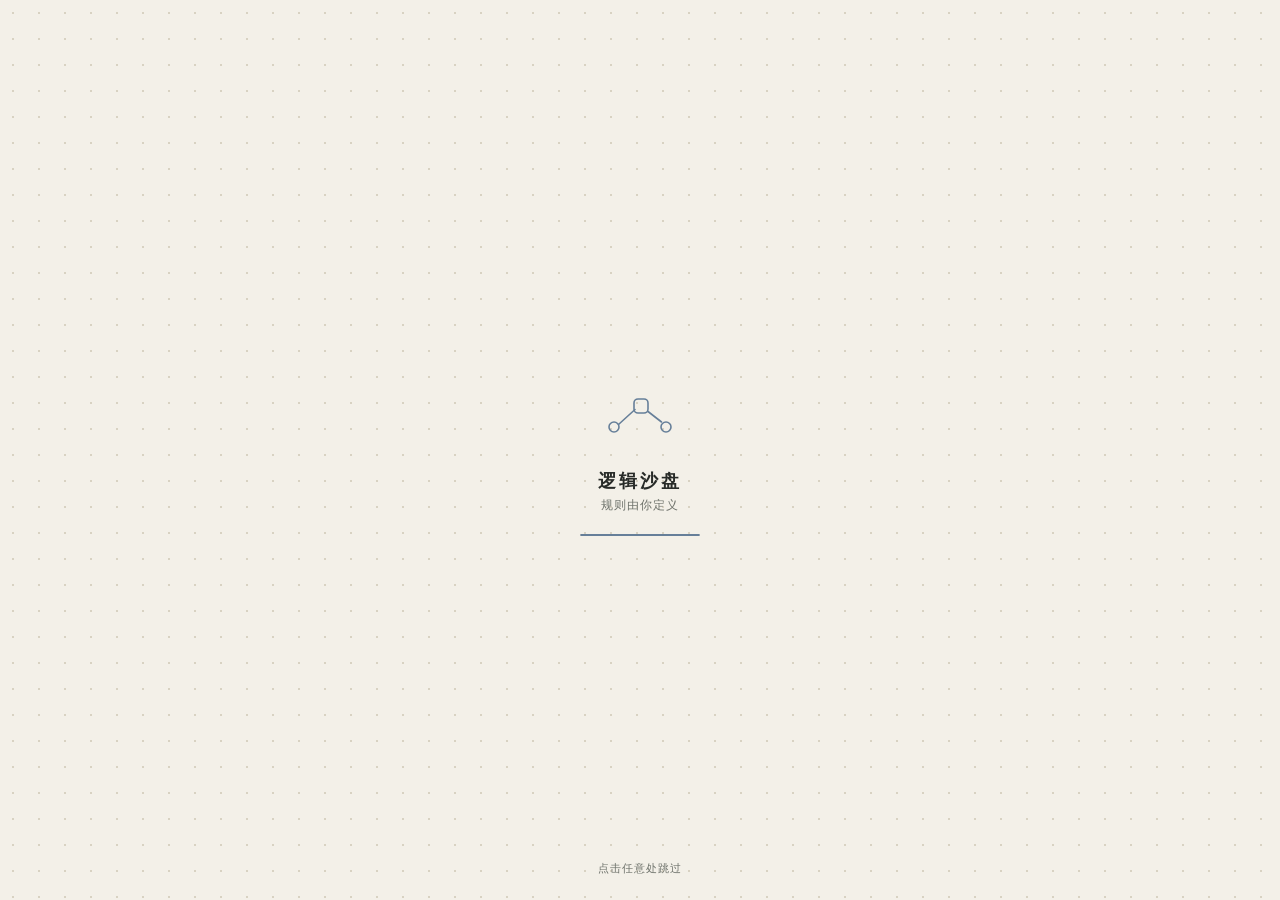
<file: games/logic-sandbox.html>
<!DOCTYPE html>
<html lang="zh-CN">
<head>
<meta charset="UTF-8">
<meta name="viewport" content="width=device-width, initial-scale=1.0, maximum-scale=1.0, user-scalable=no">
<title>逻辑沙盘</title>
<link rel="stylesheet" href="../assets/ui.css">
<script>
// 与门户共用记忆键：首屏前应用已保存主题，未保存则交给系统偏好，避免闪白。
(function () {
  try {
    var saved = localStorage.getItem('theme');
    if (saved === 'dark' || saved === 'light') document.documentElement.setAttribute('data-theme', saved);
  } catch (e) {}
})();
</script>
<style>
  :root{
    color-scheme:light;
    --bg:#F3F0E8; --panel:#FCFAF5; --panel2:#F1EDE2; --line:#DCD8CC;
    --text:#282B28; --muted:#6E726B; --accent:#667F99; --accent-soft:#E8EDF0;
    --shadow:0 2px 10px rgba(52,48,40,.06);
    --serif:"Noto Serif SC","Songti SC","STSong","SimSun",serif;
    /* 零件专用色 */
    --dots:#D8D2C2;
    --hover-line:#C9C2B0;
    --port:#B7B0A0;
    --accent-deep:#526B83;
    --note-bg:#FBF3D2; --note-line:#E6D49B; --note-ink:#6B4E1E;
    --note-btn:#9A6B22; --note-btn-hover:#EDDFB0; --note-ring:#F4E9C8; --note-empty:#B08D52;
    --lock-bg:#F7EFDC; --lock-ink:#9A6B22; --lock-line:#E3D2AC;
    --danger:#B4453C; --danger-bg:#F8E9E6;
    --mask:rgba(40,37,31,.42);
    --dialog-shadow:0 20px 60px rgba(40,35,28,.25);
    --scrim:rgba(40,37,31,.24);
    --switch-knob:#FFFFFF; --switch-knob-on:#FFFFFF; --knob-shadow:0 1px 3px rgba(52,48,40,.12);
    --scroll-thumb:#D4CEBF; --scroll-thumb-hover:#B7B0A0;
    --toast-bg:rgba(40,37,31,.95); --toast-ink:#F7F3E8; --ok:#4F7A63;
    --on-accent:#FFFFFF;
    --focus-ring:rgba(102,127,153,.20);
    /* 霓虹只用于状态与流转：选中、连线、顶栏横线、按下反馈 */
    --neon-magenta:#B00F55;
    --neon-cyan:#067A6E;
    --neon-lime:#5F7E00;
    --neon-soft:rgba(176,15,85,.22);
    --neon-sel:rgba(176,15,85,.16);
    --neon-line:rgba(6,122,110,.38);
    --note-sel:#B07D3A;
    --type-1:#667F99; --type-1-bg:#667F991f;
    --type-2:#B07D3A; --type-2-bg:#B07D3A1f;
    --type-3:#8A6A8F; --type-3-bg:#8A6A8F1f;
    /* 尺度令牌：圆角 4 档、字号 5 档、间距按 4 的倍数 */
    --r-sm:8px; --r-md:10px; --r-lg:14px; --r-xl:18px;
    --fs-xs:11px; --fs-sm:12px; --fs-md:13px; --fs-lg:15px; --fs-xl:18px;
    --s1:4px; --s2:8px; --s3:12px; --s4:16px; --s5:20px; --s6:24px; --s7:32px;
    --ease:cubic-bezier(.4,0,.2,1);
  }
  /* 夜晚模式：基础色沿用站点门户 index.html，派生色以门户暗色为基混合 */
  html[data-theme="dark"]{
    color-scheme:dark;
    --bg:#171918; --panel:#202322; --panel2:#171918; --line:#333734;
    --text:#E6E2D6; --muted:#969A92; --accent:#8FA6BC; --accent-soft:#2A3238;
    --shadow:0 2px 12px rgba(0,0,0,.20);
    --on-accent:#1B1D1C;
    --dots:rgba(160,184,204,.06);
    --hover-line:#454A46;
    --port:#969A92;
    --accent-deep:#A9BECD;
    --focus-ring:rgba(143,166,188,.28);
    --neon-magenta:#FF2E88;
    --neon-cyan:#00E0C6;
    --neon-lime:#C6FF3D;
    --note-bg:color-mix(in srgb,#C08072 10%,#232625);
    --note-line:color-mix(in srgb,#C08072 26%,#232625);
    --note-ink:#E6E2D6;
    --note-btn:#C08072;
    --note-btn-hover:color-mix(in srgb,#C08072 20%,transparent);
    --note-ring:rgba(192,128,114,.22);
    --note-empty:#969A92;
    --note-sel:#C08072;
    --lock-bg:color-mix(in srgb,#C08072 10%,#232625);
    --lock-ink:#C08072;
    --lock-line:color-mix(in srgb,#C08072 28%,#232625);
    --danger:#C08072;
    --danger-bg:color-mix(in srgb,#C08072 14%,transparent);
    --mask:rgba(0,0,0,.55);
    --dialog-shadow:0 24px 70px rgba(0,0,0,.35);
    --scrim:rgba(0,0,0,.45);
    --switch-knob:#E6E2D6; --switch-knob-on:#1B1D1C; --knob-shadow:0 1px 3px rgba(0,0,0,.35);
    --scroll-thumb:#353936; --scroll-thumb-hover:#969A92;
    --toast-bg:rgba(12,14,13,.94); --toast-ink:#E6E2D6; --ok:#34d399;
    --type-1:#8f92f6; --type-1-bg:rgba(99,102,241,.26);
    --type-2:#f7a71f; --type-2-bg:rgba(245,158,11,.26);
    --type-3:#a986f8; --type-3-bg:rgba(139,92,246,.26);
  }
  /* 未手动选择时跟随系统 */
  @media (prefers-color-scheme:dark){
    html:not([data-theme="light"]){
      color-scheme:dark;
      --bg:#171918; --panel:#202322; --panel2:#171918; --line:#333734;
      --text:#E6E2D6; --muted:#969A92; --accent:#8FA6BC; --accent-soft:#2A3238;
      --shadow:0 2px 12px rgba(0,0,0,.20);
      --on-accent:#1B1D1C;
      --dots:rgba(160,184,204,.06);
      --hover-line:#454A46;
      --port:#969A92;
      --accent-deep:#A9BECD;
      --focus-ring:rgba(143,166,188,.28);
      --neon-magenta:#FF2E88;
      --neon-cyan:#00E0C6;
      --neon-lime:#C6FF3D;
      --note-bg:color-mix(in srgb,#C08072 10%,#232625);
      --note-line:color-mix(in srgb,#C08072 26%,#232625);
      --note-ink:#E6E2D6;
      --note-btn:#C08072;
      --note-btn-hover:color-mix(in srgb,#C08072 20%,transparent);
      --note-ring:rgba(192,128,114,.22);
      --note-empty:#969A92;
      --note-sel:#C08072;
      --lock-bg:color-mix(in srgb,#C08072 10%,#232625);
      --lock-ink:#C08072;
      --lock-line:color-mix(in srgb,#C08072 28%,#232625);
      --danger:#C08072;
      --danger-bg:color-mix(in srgb,#C08072 14%,transparent);
      --mask:rgba(0,0,0,.55);
      --dialog-shadow:0 24px 70px rgba(0,0,0,.35);
      --scrim:rgba(0,0,0,.45);
      --switch-knob:#E6E2D6; --switch-knob-on:#1B1D1C; --knob-shadow:0 1px 3px rgba(0,0,0,.35);
      --scroll-thumb:#353936; --scroll-thumb-hover:#969A92;
      --toast-bg:rgba(12,14,13,.94); --toast-ink:#E6E2D6; --ok:#34d399;
      --type-1:#8f92f6; --type-1-bg:rgba(99,102,241,.26);
      --type-2:#f7a71f; --type-2-bg:rgba(245,158,11,.26);
      --type-3:#a986f8; --type-3-bg:rgba(139,92,246,.26);
    }
  }
  /* ===== 共享控件层：只覆盖 --ui-* 颜色令牌，组件规则由 assets/ui.css 提供 ===== */
  :root{
    --ui-line:var(--line);
    --ui-surface:var(--panel2);
    --ui-surface-hover:var(--panel);
    --ui-text:var(--text);
    --ui-muted:var(--text);
    --ui-accent:var(--accent);
    --ui-accent-hover:#5658E8;
    --ui-accent-strong:var(--accent-deep);
    --ui-accent-soft:var(--accent-soft);
    --ui-primary-fg:var(--on-accent);
    --ui-ring:#4F46E5;
  }
  html[data-theme="dark"]{
    --ui-line:var(--line);
    --ui-surface:var(--panel2);
    --ui-surface-hover:var(--panel);
    --ui-text:var(--text);
    --ui-muted:var(--text);
    --ui-accent:var(--accent);
    --ui-accent-hover:#A9BECD;
    --ui-accent-strong:var(--accent-deep);
    --ui-accent-soft:var(--accent-soft);
    --ui-primary-fg:var(--on-accent);
    --ui-ring:#8FA6BC;
  }
  @media (prefers-color-scheme:dark){
    html:not([data-theme="light"]){
      --ui-line:var(--line);
      --ui-surface:var(--panel2);
      --ui-surface-hover:var(--panel);
      --ui-text:var(--text);
      --ui-muted:var(--text);
      --ui-accent:var(--accent);
      --ui-accent-hover:#A9BECD;
      --ui-accent-strong:var(--accent-deep);
      --ui-accent-soft:var(--accent-soft);
      --ui-primary-fg:var(--on-accent);
      --ui-ring:#8FA6BC;
    }
  }
  *{box-sizing:border-box; margin:0; padding:0; -webkit-tap-highlight-color:transparent;}
  html,body{height:100%; overflow:hidden; background:var(--bg); color:var(--text);
    font-family:"Noto Sans SC",-apple-system,"PingFang SC","Microsoft YaHei",sans-serif;}
  button{font-family:inherit; color:inherit;}

  /* ===== 顶栏 ===== */
  #toolbar{position:fixed; top:0; left:0; right:0; height:54px; z-index:30;
    display:flex; align-items:center; gap:8px; padding:0 14px;
    background:var(--panel); border-bottom:1px solid var(--line);}
  #toolbar .logo{font-weight:700; font-size:15px; letter-spacing:.5px; white-space:nowrap;}
  #toolbar .spacer{flex:1;}
  #menuWrap{position:relative;}
  #menuPop{position:absolute; right:0; top:44px; background:var(--panel); border:1px solid var(--line);
    border-radius:14px; box-shadow:var(--shadow); padding:6px; min-width:160px; display:none; z-index:40;}
  #menuPop.open{display:block;}
  #menuPop .mi{display:flex; align-items:center; gap:9px; width:100%; padding:10px 12px; background:none;
    border:none; border-radius:9px; font-size:13.5px; cursor:pointer; text-align:left;}
  #menuPop .mi:hover{background:var(--panel2);}
  #menuPop .mi-sep{height:1px; background:var(--line); margin:6px 4px;}
  /* 便签：PC 顶栏有按钮，菜单项只在手机端出现 */
  #menuPop #menuNote,#menuPop #noteSep{display:none;}
  .sel-wrap{position:relative;}
  .sel-btn{width:100%; min-width:0; display:flex; justify-content:space-between; align-items:center; gap:10px;
    background:var(--panel2); border:1px solid var(--line); border-radius:11px; padding:11px 12px;
    font-size:14px; color:var(--text); font-family:inherit; cursor:pointer;}
  .sel-btn>span:first-child{flex:1; min-width:0; overflow:hidden; text-overflow:ellipsis; white-space:nowrap; text-align:left;}
  .sel-arrow{color:var(--muted); font-size:12px; flex:none;}
  .sel-pop{position:absolute; top:calc(100% + 6px); left:0; right:0; background:var(--panel);
    border:1px solid var(--line); border-radius:12px; box-shadow:var(--shadow); padding:6px; z-index:60; display:none;}
  .sel-pop.open{display:block;}
  .sel-pop .mi{display:flex; align-items:center; width:100%; padding:10px 12px; background:none;
    border:none; border-radius:9px; font-size:13.5px; cursor:pointer; text-align:left; color:var(--text);}
  .sel-pop .mi:hover{background:var(--panel2);}
  .sel-pop .mi.active{color:var(--accent); font-weight:600; background:var(--accent-soft);}
  .model-line{position:relative;}
  .model-pop{left:auto; right:0; width:300px; max-width:100%; max-height:240px; overflow-y:auto;}
  .model-pop .mi{overflow:hidden; text-overflow:ellipsis; white-space:nowrap; display:block;}
  /* 战力对比 */
  .cmp-row{display:flex; gap:8px; align-items:center; margin-bottom:14px;}
  .cmp-row .sel-wrap{flex:1; min-width:0;}
  .cmp-vs{flex:none; font-weight:700; color:var(--muted); font-size:13px;}
  .cmp-result{font-size:13px; line-height:1.7; margin-bottom:14px; min-height:20px;}
  .cmp-cards{display:flex; gap:10px; margin-bottom:10px;}
  .cmp-card{flex:1; min-width:0; background:var(--panel2); border:1px solid var(--line); border-radius:12px; padding:11px 12px;}
  .cmp-card .cc-name{font-weight:600; font-size:13px; margin-bottom:6px; word-break:break-word;}
  .cmp-card .cc-stats{font-size:11.5px; color:var(--muted); line-height:1.6; word-break:break-word;}
  .cmp-card .cc-score{font-size:15px; font-weight:700; margin-top:7px;}
  .cmp-verdict{text-align:center; font-weight:600; padding:8px 10px; border-radius:10px; background:var(--panel2);}
  .cmp-warn{color:#ef4444;}

  /* ===== 侧边栏 ===== */
  #sidebar{position:fixed; left:0; top:54px; bottom:0; width:240px; z-index:20;
    background:var(--panel); border-right:1px solid var(--line); padding:16px; overflow:hidden;
    display:flex; flex-direction:column; transition:transform .22s ease;}
  .side-top{flex:none;}
  .side-legend{flex:none; border-top:1px solid var(--line); padding-top:12px; max-height:34%; overflow-y:auto;}
  #sidebar h3{font-size:11px; color:var(--muted); letter-spacing:1.2px; margin-bottom:11px; text-transform:uppercase;}
  .lib-box{margin-bottom:18px;}
  .lib-box label{display:block; font-size:11px; color:var(--muted); letter-spacing:1.2px; margin-bottom:8px; text-transform:uppercase;}
  .lib-row{display:flex; gap:6px; align-items:center;}
  .lib-row .sel-wrap{flex:1; min-width:0;}
  .lib-row .tbtn{flex:none;}
  .side-formula{margin-bottom:14px;}
  .side-formula label{display:block; font-size:11px; color:var(--muted); letter-spacing:1.2px; margin-bottom:8px; text-transform:uppercase;}
  .side-formula input{width:100%; background:var(--panel2); border:1px solid var(--line); border-radius:10px; padding:9px 11px; font-size:13px; font-family:inherit; color:var(--text);}
  .side-search{margin-bottom:10px;}
  .side-search input{width:100%; background:var(--panel2); border:1px solid var(--line); border-radius:10px; padding:9px 11px; font-size:13px; font-family:inherit; color:var(--text);}
  #nodeList{display:flex; flex-direction:column; gap:7px; flex:1; overflow-y:auto; margin-bottom:12px;}
  .group-title{display:flex; align-items:center; gap:7px; font-size:11px; color:var(--muted); letter-spacing:.5px; margin:11px 2px 6px;}
  .group-title:first-child{margin-top:0;}
  .group-title .group-count{margin-left:auto;}
  .list-item{display:flex; align-items:center; gap:9px; padding:9px 10px; background:var(--panel2);
    border:1px solid var(--line); border-radius:10px; font-size:13px; cursor:pointer;}
  .list-item.active{border-color:var(--accent); background:var(--accent-soft);}
  .list-item .dot{width:11px; height:11px; border-radius:50%; flex:none;}
  .list-item .nm{flex:1; overflow:hidden; text-overflow:ellipsis; white-space:nowrap;}
  .list-item .txt{flex:1; min-width:0;}
  .list-item .sub{font-size:11px; color:var(--muted); overflow:hidden; text-overflow:ellipsis; white-space:nowrap; margin-top:2px;}
  .legend{display:flex; flex-direction:column; gap:9px;}
  .legend .lg{display:flex; align-items:center; gap:10px; font-size:12.5px; color:var(--muted);}
  .legend .sw{width:28px; height:0; border-top:2.5px solid;}

  /* ===== 画布 ===== */
  #viewport{position:fixed; left:240px; top:54px; right:0; bottom:0; overflow:hidden;
    background:var(--bg); touch-action:none;
    background-image:radial-gradient(circle, #dcdcd2 1.1px, transparent 1.1px); background-size:26px 26px;}
  #world{position:absolute; top:0; left:0; transform-origin:0 0;}
  #edgeSvg{position:absolute; top:0; left:0; width:10px; height:10px; overflow:visible;}

  /* ===== 画布左上 AI 聊天 ===== */
  .chat-fab{position:absolute; top:12px; left:12px; z-index:25; width:42px; height:42px; border-radius:13px;
    background:var(--panel); border:1.5px solid var(--line); box-shadow:var(--shadow); font-size:19px; cursor:pointer;}
  .chat-fab.off{opacity:.38; cursor:not-allowed;}
  .chat-panel{position:absolute; top:12px; left:12px; z-index:26; width:320px; max-width:calc(100vw - 24px);
    height:430px; max-height:calc(100% - 24px); background:var(--panel); border:1px solid var(--line);
    border-radius:16px; box-shadow:var(--shadow); display:none; flex-direction:column; overflow:hidden;}
  .chat-panel.open{display:flex;}
  .chat-head{display:flex; align-items:center; justify-content:space-between; padding:12px 14px; border-bottom:1px solid var(--line);}
  .chat-head b{font-size:14px;}
  .chat-head .chat-close{background:none; border:none; cursor:pointer; color:var(--muted); font-size:15px; padding:4px 6px; border-radius:7px;}
  .chat-messages{flex:1; overflow-y:auto; padding:12px 14px; display:flex; flex-direction:column; gap:10px;}
  .chat-msg{max-width:88%; padding:9px 12px; border-radius:12px; font-size:13px; line-height:1.6; white-space:pre-wrap; word-break:break-word;}
  .chat-msg.user{align-self:flex-end; background:var(--accent); color:#fff;}
  .chat-msg.ai{align-self:flex-start; background:var(--panel2);}
  .chat-msg.pending{color:var(--muted);}
  .chat-input-row{display:flex; gap:8px; padding:10px 12px; border-top:1px solid var(--line);}
  .chat-input-row input{flex:1; min-width:0; background:var(--panel2); border:1px solid var(--line); border-radius:10px;
    padding:10px 11px; font-size:13.5px; font-family:inherit; color:var(--text);}

  /* ===== 节点 ===== */
  .node{position:absolute; width:176px; background:var(--panel); border:1.5px solid var(--line);
    border-radius:15px; padding:12px 13px; cursor:grab; box-shadow:var(--shadow); user-select:none;}
  .node:active{cursor:grabbing;}
  .node.selected{border-color:var(--accent); box-shadow:0 0 0 3px var(--accent-soft), var(--shadow);}
  .node .head{display:flex; align-items:center; gap:8px;}
  .node .type-ic{width:24px; height:24px; border-radius:8px; flex:none; display:flex; align-items:center; justify-content:center; font-size:13px; cursor:pointer;}
  .node .name{font-size:13.5px; font-weight:600; flex:1; word-break:break-word; line-height:1.35;}
  .node .desc{font-size:11.5px; color:var(--muted); margin-top:7px; line-height:1.55; word-break:break-word;}
  .node .stats{margin-top:7px; display:flex; flex-wrap:wrap; gap:5px;}
  .node .stat{font-size:11px; background:var(--panel2); border-radius:7px; padding:3px 8px; line-height:1.4;}
  .node .stat .sk{color:var(--muted); margin-right:5px;}
  .node .stat .sv{font-weight:600; word-break:break-word;}
  /* 弹窗数值编辑行 */
  .stat-row{display:flex; gap:8px; margin-bottom:8px; align-items:center;}
  .stat-row input{flex:1; min-width:0;}
  .stat-row input.stat-v{flex:0.9;}
  .stat-row .stat-del{flex:none; background:none; border:none; color:var(--muted); cursor:pointer; font-size:15px; padding:4px 6px; border-radius:7px;}
  .stat-row .stat-del:hover{background:#fef2f2; color:#ef4444;}
  #statAddBtn{margin-top:2px;}
  .node .node-img{width:100%; height:96px; object-fit:cover; border-radius:10px; margin-bottom:9px; background:var(--panel2);}
  /* 弹窗图片上传区 */
  .img-upload{display:flex; align-items:center; gap:12px;}
  .img-preview{width:74px; height:74px; border-radius:12px; border:1.5px dashed var(--line);
    background:var(--panel2); display:flex; align-items:center; justify-content:center; overflow:hidden; flex:none;}
  .img-preview img{width:100%; height:100%; object-fit:cover;}
  .img-preview .ph{font-size:11px; color:var(--muted); text-align:center; line-height:1.4; padding:6px;}
  .img-actions{display:flex; flex-direction:column; gap:8px;}
  .img-actions .hint{margin:0;}
  .port{position:absolute; width:18px; height:18px; border-radius:50%; background:#fff;
    border:2.5px solid #b9bec9; top:34px; transform:translateY(-50%); cursor:crosshair; z-index:2;}
  .port::after{content:''; position:absolute; inset:-8px;}
  .port:hover,.port.hot{background:var(--accent); border-color:var(--accent);}
  .port.left{left:-9px;} .port.right{right:-9px;}

  /* ===== 注释便签 ===== */
  .note{position:absolute; width:184px; background:#fef9c3; border:1.5px solid #fde68a;
    border-radius:12px; padding:10px 12px; cursor:grab; box-shadow:var(--shadow); user-select:none;}
  .note:active{cursor:grabbing;}
  .note.selected{border-color:#f59e0b; box-shadow:0 0 0 3px #fef3c7, var(--shadow);}
  .note .note-head{display:flex; justify-content:flex-end; gap:4px; margin-bottom:3px;}
  .note .note-btn{background:none; border:none; color:#a16207; cursor:pointer; font-size:12px; padding:2px 5px; border-radius:6px;}
  .note .note-btn:hover{background:#fde68a;}
  .note .note-text{font-size:12.5px; line-height:1.6; color:#713f12; white-space:pre-wrap; word-break:break-word; min-height:18px;}
  .note .note-text.empty{color:#c2955a;}

  /* ===== 浮动工具条 ===== */
  #floatBar{position:fixed; z-index:28; display:none; gap:6px; background:var(--panel);
    border:1px solid var(--line); border-radius:13px; box-shadow:var(--shadow); padding:5px;}
  #floatBar.open{display:flex;}
  #floatBar .fb-btn{border:none; background:var(--panel2); border-radius:9px; padding:8px 11px;
    font-size:12.5px; cursor:pointer; display:flex; align-items:center; gap:5px; white-space:nowrap;}
  #floatBar .fb-btn:hover{background:var(--accent-soft);}
  #floatBar .fb-btn.danger{color:#ef4444;}
  #floatBar .fb-btn.danger:hover{background:#fef2f2;}

  /* ===== 报告面板 ===== */
  #report{position:fixed; right:16px; bottom:16px; width:min(360px, calc(100vw - 32px)); max-height:48vh;
    z-index:25; background:var(--panel); border:1px solid var(--line); border-radius:18px; box-shadow:var(--shadow);
    display:none; flex-direction:column; overflow:hidden;}
  #report.open{display:flex;}
  #report .rh{display:flex; align-items:center; padding:14px 16px; border-bottom:1px solid var(--line);}
  #report .rh b{font-size:13.5px; flex:1;}
  #report .rb{padding:14px 16px; overflow-y:auto; display:flex; flex-direction:column; gap:11px;}
  .issue{background:var(--panel2); border-left:3px solid; border-radius:10px; padding:10px 12px; font-size:12.5px;}
  .issue.warn{border-color:#ef4444;} .issue.info{border-color:#f59e0b;}
  .issue .t{font-weight:600; margin-bottom:4px;}
  .issue .d{color:var(--muted); line-height:1.55;}

  /* ===== 弹窗 ===== */
  .mask{position:fixed; inset:0; background:rgba(20,22,28,.4); z-index:50; display:none;
    align-items:center; justify-content:center; padding:18px;}
  .mask.open{display:flex;}
  .modal{background:var(--panel); border-radius:20px; padding:22px; width:380px; max-width:100%;
    max-height:calc(100vh - 36px); overflow-y:auto; margin:auto;
    box-shadow:0 24px 70px rgba(0,0,0,.3);}
  .modal h3{font-size:16px; margin-bottom:16px;}
  .field{margin-bottom:14px;}
  .field label{display:block; font-size:12px; color:var(--muted); margin-bottom:7px;}
  .field input,.field textarea,.field select{width:100%; background:var(--panel2); border:1px solid var(--line);
    border-radius:11px; color:var(--text); padding:11px 12px; font-size:14px; font-family:inherit;}
  .field textarea{resize:vertical; min-height:64px;}
  .rel-grid{display:flex; flex-wrap:wrap; gap:9px;}
  .rel-opt{border:1.5px solid var(--line); background:var(--panel2); border-radius:11px; padding:10px 13px;
    font-size:13px; cursor:pointer; display:flex; align-items:center; gap:6px;}
  .rel-opt.active{border-color:var(--accent); background:var(--accent-soft);}
  .modal .actions{display:flex; align-items:center; gap:10px; margin-top:18px;}
  .modal .actions .spacer{flex:1;}
  .hint{font-size:12px; color:var(--muted); line-height:1.65;}
  .key-row,.model-row,.bal-row{display:flex; gap:8px; align-items:center;}
  .key-row input,.model-row input{flex:1;}
  .key-row .tbtn,.model-row .tbtn{flex:none;}
  .model-row .tbtn{white-space:nowrap;}
  .bal-text{font-size:13px; color:var(--text); flex:1; line-height:1.5;}
  .bal-text.ok{color:#10b981;} .bal-text.err{color:#ef4444;}
  .empty-tip{position:fixed; left:50%; top:44%; transform:translate(-50%,-50%); color:#a9adb8;
    font-size:14px; text-align:center; pointer-events:none; z-index:5; line-height:2.1;}

  /* ===== 响应式 ===== */
  @media (max-width:768px){
    :root{--side-w:clamp(112px,30vw,160px);}
    #sidebar{width:var(--side-w); box-shadow:none;}
    #viewport{left:var(--side-w);}
    .tbtn{padding:8px 9px;}
    .tbtn .txt{display:none;}
    #undoBtn,#redoBtn,#checkBtn,#noteBtn{display:none;}
    #menuPop #menuNote{display:flex;}
    #menuPop #noteSep{display:block;}
  }
  /* 轻提示 toast */
  .toast{position:fixed; left:50%; bottom:52px; transform:translateX(-50%); z-index:200;
    background:rgba(28,30,38,.94); color:#fff; padding:11px 18px; border-radius:13px;
    font-size:13px; line-height:1.5; max-width:82vw; text-align:center;
    box-shadow:0 10px 30px rgba(0,0,0,.25); opacity:0; transition:opacity .22s; pointer-events:none;}
  .toast.show{opacity:1;}

  /* ===== 线性图标：currentColor / 1.8 描边 / 与文字基线对齐 ===== */
  .ic{width:18px; height:18px; flex:none; fill:none; stroke:currentColor; stroke-width:1.8;
    stroke-linecap:round; stroke-linejoin:round; vertical-align:-3px;}
  .ic-sm{width:14px; height:14px; vertical-align:-2px;}
  .ic-lg{width:20px; height:20px; vertical-align:-4px;}
  .emoji{font-size:15px; line-height:1; vertical-align:-2px;}
  .emoji-lg{font-size:18px; line-height:1; vertical-align:-3px;}

  /* ===== 细滚动条：平时近乎隐形，容器悬浮显影 ===== */
  .thin,#nodeList,.side-legend,#report .rb,.chat-messages,.modal,.sel-pop,.settings .sb{
    scrollbar-width:thin; scrollbar-color:transparent transparent;}
  .thin::-webkit-scrollbar,#nodeList::-webkit-scrollbar,.side-legend::-webkit-scrollbar,
  #report .rb::-webkit-scrollbar,.chat-messages::-webkit-scrollbar,.modal::-webkit-scrollbar,
  .sel-pop::-webkit-scrollbar,.settings .sb::-webkit-scrollbar{width:7px; height:7px;}
  .thin::-webkit-scrollbar-track,#nodeList::-webkit-scrollbar-track,.side-legend::-webkit-scrollbar-track,
  #report .rb::-webkit-scrollbar-track,.chat-messages::-webkit-scrollbar-track,.modal::-webkit-scrollbar-track,
  .sel-pop::-webkit-scrollbar-track,.settings .sb::-webkit-scrollbar-track{background:transparent;}
  .thin::-webkit-scrollbar-thumb,#nodeList::-webkit-scrollbar-thumb,.side-legend::-webkit-scrollbar-thumb,
  #report .rb::-webkit-scrollbar-thumb,.chat-messages::-webkit-scrollbar-thumb,.modal::-webkit-scrollbar-thumb,
  .sel-pop::-webkit-scrollbar-thumb,.settings .sb::-webkit-scrollbar-thumb{
    background:transparent; border-radius:99px; transition:background .18s;}
  .thin:hover,#nodeList:hover,.side-legend:hover,#report .rb:hover,.chat-messages:hover,
  .modal:hover,.sel-pop:hover,.settings .sb:hover{scrollbar-color:var(--scroll-thumb) transparent;}
  .thin:hover::-webkit-scrollbar-thumb,#nodeList:hover::-webkit-scrollbar-thumb,
  .side-legend:hover::-webkit-scrollbar-thumb,#report .rb:hover::-webkit-scrollbar-thumb,
  .chat-messages:hover::-webkit-scrollbar-thumb,.modal:hover::-webkit-scrollbar-thumb,
  .sel-pop:hover::-webkit-scrollbar-thumb,.settings .sb:hover::-webkit-scrollbar-thumb{background:var(--scroll-thumb);}
  .thin::-webkit-scrollbar-thumb:hover,#nodeList::-webkit-scrollbar-thumb:hover,
  .side-legend::-webkit-scrollbar-thumb:hover,#report .rb::-webkit-scrollbar-thumb:hover,
  .chat-messages::-webkit-scrollbar-thumb:hover,.modal::-webkit-scrollbar-thumb:hover,
  .sel-pop::-webkit-scrollbar-thumb:hover,.settings .sb::-webkit-scrollbar-thumb:hover{background:var(--scroll-thumb-hover);}

  /* ===== 顶栏 ===== */
  html,body{font-size:var(--fs-md);}
  #toolbar{height:56px; gap:var(--s2); padding:0 var(--s4);}
  #toolbar .logo{font-size:var(--fs-lg);}
  /* 按钮外观由 ui.css 提供，这里只保留沙盘的尺寸、间距与图标对齐 */
  .tbtn{gap:var(--s2); font-size:var(--fs-sm);}
  .tbtn.icon{width:36px; padding:0;}
  .tbtn.danger{color:var(--danger);}
  .tbtn.danger:hover:not(:disabled):not([aria-disabled="true"]){background:var(--danger-bg); border-color:var(--danger); color:var(--danger);}
  .lock-on{background:var(--lock-bg); color:var(--lock-ink); border-color:var(--lock-line);}
  .lock-on:hover:not(:disabled):not([aria-disabled="true"]){background:var(--lock-bg); border-color:var(--lock-line); color:var(--lock-ink);}
  .tgroup{display:flex; align-items:center; gap:var(--s1); padding:var(--s1);
    background:var(--panel2); border-radius:var(--r-md);}
  #menuPop{top:48px; border-radius:var(--r-md); padding:var(--s1); min-width:192px;}
  #menuPop .mi{gap:var(--s2); padding:var(--s2) var(--s3); border-radius:var(--r-sm); font-size:var(--fs-sm);
    transition:background .14s var(--ease);}
  #menuPop .mi-sep{margin:var(--s1);}
  .sel-btn{height:36px; padding:0 var(--s3); border-radius:var(--r-md); font-size:var(--fs-sm);}
  .sel-arrow{display:flex; align-items:center;}
  .sel-pop{border-radius:var(--r-md); padding:var(--s1);}
  .sel-pop .mi{padding:var(--s2) var(--s3); border-radius:var(--r-sm); font-size:var(--fs-sm);}

  /* ===== 侧边栏 ===== */
  #sidebar{top:56px; padding:var(--s4); transition:transform .28s var(--ease);}
  #sidebar h3,.lib-box label,.side-formula label{font-size:var(--fs-xs); letter-spacing:1px;}
  .lib-box{margin-bottom:var(--s4);}
  .lib-row{gap:var(--s1);}
  .side-formula{margin-bottom:var(--s3);}
  .side-formula input,.side-search input{height:36px; border-radius:var(--r-md); padding:0 var(--s3); font-size:var(--fs-sm);}
  #nodeList{gap:var(--s2);}
  .group-title{font-size:var(--fs-xs);}
  .list-item{gap:var(--s2); padding:var(--s2) var(--s3); border-radius:var(--r-md); font-size:var(--fs-sm);
    transition:border-color .16s var(--ease),background .16s var(--ease),transform .16s var(--ease);}
  .list-item:hover{transform:translateX(4px); border-color:var(--hover-line);}
  .list-item .dot{width:22px; height:22px; border-radius:var(--r-sm); flex:none; display:flex;
    align-items:center; justify-content:center; font-size:var(--fs-sm);}
  .legend .lg{font-size:var(--fs-xs); gap:var(--s2);}
  .side-legend{padding-top:var(--s3);}

  /* ===== 画布 ===== */
  #viewport{top:56px; background:var(--bg);
    background-image:radial-gradient(circle, var(--dots) 1.1px, transparent 1.1px); background-size:26px 26px;}
  body.no-dots #viewport{background-image:none;}
  .chat-fab{width:40px; height:40px; border-radius:var(--r-md); border:1px solid var(--line);
    display:flex; align-items:center; justify-content:center; color:var(--muted);
    transition:color .16s var(--ease),border-color .16s var(--ease);}
  .chat-fab:hover{color:var(--accent); border-color:var(--accent);}
  .chat-fab.off{opacity:.38; cursor:not-allowed;}
  .chat-panel{border-radius:var(--r-lg);}
  .chat-head{padding:var(--s3) var(--s4);}
  .chat-head b{font-size:var(--fs-md);}
  .chat-head .chat-close{display:flex; align-items:center; justify-content:center; border-radius:var(--r-sm);}
  .chat-head .chat-close:hover{background:var(--panel2); color:var(--text);}
  .chat-msg{border-radius:var(--r-md); font-size:var(--fs-sm);}
  .chat-msg.user{color:var(--on-accent);}

  /* ===== 节点 / 便签 ===== */
  .node{border-radius:var(--r-lg); padding:var(--s3);}
  .node .name{font-size:var(--fs-lg);}
  .node .desc{font-size:var(--fs-sm); margin-top:var(--s2);}
  .node .stats{margin-top:var(--s2); gap:var(--s1);}
  .node .stat{border-radius:var(--r-sm); padding:var(--s1) var(--s2); font-size:var(--fs-xs);}
  .node .type-ic{border-radius:var(--r-sm);}
  .node.selected{border-color:var(--accent); box-shadow:0 0 0 3px var(--focus-ring), var(--shadow);}
  .node .node-img{border-radius:var(--r-sm); margin-bottom:var(--s2);}
  .port{width:12px; height:12px; background:var(--panel); border:2px solid var(--port);
    transition:background .16s var(--ease),border-color .16s var(--ease);}
  .port::after{inset:-8px;}
  .port.left{left:-6px;} .port.right{right:-6px;}
  .note{background:var(--note-bg); border:1.5px solid var(--note-line); border-radius:var(--r-lg); padding:var(--s3);}
  .note.selected{border-color:var(--note-sel); box-shadow:0 0 0 3px var(--note-ring), var(--shadow);}
  .note .note-head{gap:var(--s1); margin-bottom:var(--s1);}
  .note .note-btn{color:var(--note-btn); padding:var(--s1); border-radius:var(--r-sm);
    display:inline-flex; align-items:center; transition:background .16s var(--ease);}
  .note .note-btn:hover{background:var(--note-btn-hover);}
  .note .note-text{font-size:var(--fs-sm); color:var(--note-ink);}
  .note .note-text.empty{color:var(--note-empty);}
  .stat-row .stat-del{display:inline-flex; align-items:center; justify-content:center; border-radius:var(--r-sm);}
  .stat-row .stat-del:hover{background:var(--danger-bg); color:var(--danger);}

  /* ===== 浮层工具 / 报告 ===== */
  #floatBar{border-radius:var(--r-md); padding:var(--s1); gap:var(--s1);}
  #floatBar .fb-btn{border-radius:var(--r-sm); padding:var(--s2) var(--s3); font-size:var(--fs-xs);
    transition:background .14s var(--ease),color .14s var(--ease);}
  #floatBar .fb-btn.danger{color:var(--danger);}
  #floatBar .fb-btn.danger:hover{background:var(--danger-bg);}
  #report{border-radius:var(--r-lg);}
  #report .rh{padding:var(--s3) var(--s4);}
  #report .rb{padding:var(--s3) var(--s4); gap:var(--s3);}
  .issue{border-radius:var(--r-md); padding:var(--s2) var(--s3); font-size:var(--fs-sm);}
  .issue.warn{border-color:var(--danger);} .issue.info{border-color:var(--type-2);}
  .empty-tip{color:var(--muted); font-size:var(--fs-md);}

  /* ===== 弹窗：遮罩淡入 + 卡片缩放 ===== */
  .mask{display:flex; background:var(--mask); opacity:0; visibility:hidden;
    transition:opacity .18s var(--ease),visibility .18s;}
  .mask.open{opacity:1; visibility:visible;}
  .modal{width:400px; background:var(--panel); border-radius:var(--r-xl); padding:var(--s5);
    box-shadow:var(--dialog-shadow); transform:translateY(8px) scale(.96);
    transition:transform .22s var(--ease);}
  .mask.open .modal{transform:none;}
  .modal h3{font-size:var(--fs-lg); margin-bottom:var(--s3);}
  .field{margin-bottom:var(--s3);}
  .field label{font-size:var(--fs-xs); margin-bottom:var(--s2);}
  .field input,.field textarea,.field select{border-radius:var(--r-md); padding:8px 12px; font-size:var(--fs-md);}
  .rel-grid{gap:var(--s2);}
  .rel-opt{border-radius:var(--r-md); padding:7px 12px; font-size:var(--fs-sm);}
  .modal .actions{gap:var(--s2); margin-top:var(--s4);}
  .hint{font-size:var(--fs-xs); line-height:1.7;}
  .cmp-result{font-size:var(--fs-sm);}
  .cmp-card{border-radius:var(--r-md); padding:var(--s2) var(--s3);}
  .cmp-card .cc-name{font-size:var(--fs-sm);}
  .cmp-card .cc-stats{font-size:var(--fs-xs);}
  .cmp-verdict{border-radius:var(--r-md); font-size:var(--fs-sm);}
  .cmp-warn{color:var(--danger);}
  .bal-text{font-size:var(--fs-sm);}
  .bal-text.ok{color:#10b981;} .bal-text.err{color:var(--danger);}
  .toast{border-radius:var(--r-md); font-size:var(--fs-sm); background:var(--toast-bg); color:var(--toast-ink);}
  .bal-text.ok{color:var(--ok);}

  /* ===== 设置页 ===== */
  .settings{width:520px; max-width:100%; max-height:calc(100vh - 36px); display:flex; flex-direction:column;
    background:var(--panel); border:1px solid var(--line); border-radius:var(--r-lg);
    box-shadow:var(--dialog-shadow); overflow:hidden; transform:translateY(8px) scale(.96);
    transition:transform .22s var(--ease);}
  .mask.open .settings{transform:none;}
  .settings .sh{display:flex; align-items:center; gap:var(--s2); padding:var(--s4) var(--s5);
    border-bottom:1px solid var(--line); font-size:var(--fs-md); font-weight:600; flex:none;}
  .settings .sh .ic{color:var(--muted);}
  .settings .sh .sh-close{margin-left:auto;}
  .settings .sb{overflow-y:auto; flex:1; min-height:0;}
  .set-group{padding:var(--s4) var(--s5); border-bottom:1px solid var(--line);}
  .set-group:last-child{border-bottom:none;}
  .set-group h4{display:flex; align-items:center; gap:var(--s2); font-size:var(--fs-xs); color:var(--muted);
    letter-spacing:1px; font-weight:400; margin-bottom:var(--s3);}
  .set-line{display:flex; align-items:center; gap:var(--s2); margin-bottom:var(--s2);}
  .set-line:last-child{margin-bottom:0;}
  .set-line .key{width:88px; flex:none; font-size:var(--fs-sm); color:var(--text);}
  .set-line .input{flex:1; min-width:0; height:36px; background:var(--panel2); border:1px solid var(--line);
    border-radius:var(--r-md); padding:0 var(--s3); font-size:var(--fs-sm); font-family:inherit; color:var(--text);}
  .set-line .input:focus{outline:none; border-color:var(--accent);}
  .set-line .bal-text{flex:1; min-width:0;}
  .settings .sf{display:flex; align-items:center; gap:var(--s2); padding:var(--s3) var(--s5);
    border-top:1px solid var(--line); flex:none; background:var(--panel);}
  .settings .sf .spacer{flex:1;}
  .set-line .input,.set-line .sel-wrap{flex:1; min-width:0;}
  .set-line .tbtn{flex:none;}
  .set-line .tag{display:inline-flex; align-items:center; gap:var(--s1); font-size:var(--fs-xs);
    padding:var(--s1) var(--s2); border-radius:var(--r-sm); background:var(--panel2); color:var(--muted);}
  .switch{width:38px; height:22px; border-radius:99px; background:var(--line); position:relative; flex:none;
    cursor:pointer; transition:background .2s var(--ease); border:none; padding:0;}
  .switch::after{content:''; position:absolute; top:2px; left:2px; width:18px; height:18px; border-radius:50%;
    background:var(--switch-knob); box-shadow:var(--knob-shadow);
    transition:transform .2s var(--ease),background .2s var(--ease);}
  .switch.on{background:var(--accent);}
  .switch.on::after{transform:translateX(16px); background:var(--switch-knob-on);}
  .opt-note{font-size:var(--fs-xs); color:var(--muted); margin-top:var(--s2); line-height:1.7;}
  #report .rh b{font-size:var(--fs-md);}
  .chat-input-row input{height:36px; border-radius:var(--r-md); font-size:var(--fs-sm); padding:0 var(--s3);}

  /* 下拉与气泡的进出过渡 */
  @keyframes popIn{from{opacity:0; transform:translateY(-4px) scale(.985);}to{opacity:1; transform:none;}}
  #menuPop.open,.sel-pop.open,.chat-panel.open{animation:popIn .16s var(--ease);}

  /* ===== 开场动画：点阵 + 三节点连线分段描出 ===== */
  #intro{position:fixed; inset:0; z-index:9999; background:var(--bg); cursor:pointer;
    display:flex; flex-direction:column; align-items:center; justify-content:center;
    background-image:radial-gradient(circle, var(--dots) 1.1px, transparent 1.1px); background-size:26px 26px;
    transition:opacity .5s ease .1s,visibility .5s ease .1s;}
  #intro.hide{opacity:0; visibility:hidden; pointer-events:none;}
  .intro-logo{width:84px; height:84px; color:var(--accent); margin-bottom:var(--s5);}
  .intro-logo path,.intro-logo circle,.intro-logo rect{
    fill:none; stroke:currentColor; stroke-width:1.6; stroke-linecap:round; stroke-linejoin:round;
    stroke-dasharray:200; stroke-dashoffset:200;}
  .intro-logo [data-d="1"]{animation:draw .8s var(--ease) .05s forwards;}
  .intro-logo [data-d="2"]{animation:draw .8s var(--ease) .2s forwards;}
  .intro-logo [data-d="3"]{animation:draw .8s var(--ease) .35s forwards;}
  @keyframes draw{to{stroke-dashoffset:0;}}
  .intro-title{font-size:var(--fs-xl); font-weight:700; letter-spacing:3px; opacity:0;
    animation:fadeUp .45s ease .6s forwards;}
  .intro-sub{margin-top:var(--s1); font-size:var(--fs-sm); color:var(--muted); letter-spacing:1px; opacity:0;
    animation:fadeUp .45s ease .78s forwards;}
  @keyframes fadeUp{from{opacity:0; transform:translateY(10px);}to{opacity:1; transform:translateY(0);}}
  .intro-line{width:120px; height:2px; background:var(--line); border-radius:99px; margin-top:var(--s5);
    overflow:hidden; opacity:0; animation:fadeUp .3s ease .6s forwards;}
  .intro-line i{display:block; height:100%; width:0; background:var(--accent); border-radius:99px;
    animation:fill 1.5s var(--ease) .4s forwards;}
  @keyframes fill{to{width:100%;}}
  .intro-skip{position:absolute; bottom:var(--s6); font-size:var(--fs-xs); color:var(--muted);
    letter-spacing:1px; opacity:0; animation:fadeUp .4s ease 1s forwards;}

  /* ===== 响应式与动效偏好 ===== */
  @media (max-width:768px){
    #toolbar{gap:var(--s1); padding:0 var(--s3);}
    #toolbar .logo{font-size:var(--fs-md);}
    .tbtn{height:34px; padding:0 var(--s2);}
    .tbtn.icon{width:34px; padding:0;}
    #menuPop{top:46px;}
    .set-group,.settings .sh{padding-left:var(--s4); padding-right:var(--s4);}
    .set-line .key{width:72px;}
  }
  @media (max-width:520px){
    #toolbar .logo{display:none;}
  }
  @media (prefers-reduced-motion:reduce){
    *,*::before,*::after{animation-duration:.01ms!important; transition-duration:.01ms!important;}
  }
  html.reduce-motion *,html.reduce-motion *::before,html.reduce-motion *::after{
    animation-duration:.01ms!important; transition-duration:.01ms!important;}

  /* ===== 古风皮：纸色、衬线、墨线、印章；霓虹只留在状态与流转 ===== */
  /* 夜间压成暖墨纸，不引入大面积彩色 */
  html[data-theme="dark"]{
    --bg:#1A1A16; --panel:#23221D; --panel2:#1A1A16; --line:#3A382F;
    --text:#E8E3D4; --muted:#A29C8C; --accent:#9BB0C4; --accent-soft:#2C3236;
    --shadow:0 2px 12px rgba(0,0,0,.22);
    --on-accent:#1A1A16;
    --dots:rgba(232,227,212,.05);
    --hover-line:#4A473C;
    --port:#A29C8C;
    --accent-deep:#9BB0C4;
    --focus-ring:rgba(155,176,196,.28);
    --neon-soft:rgba(255,46,136,.50);
    --neon-sel:rgba(255,46,136,.42);
    --neon-line:rgba(0,224,198,.58);
    --toast-bg:rgba(20,19,16,.95); --toast-ink:#E8E3D4;
    --type-1:#8FA6C4; --type-1-bg:rgba(143,166,196,.24);
    --type-2:#D1A35E; --type-2-bg:rgba(209,163,94,.24);
    --type-3:#B08AAE; --type-3-bg:rgba(176,138,174,.24);
  }
  @media (prefers-color-scheme:dark){
    html:not([data-theme="light"]){
      --bg:#1A1A16; --panel:#23221D; --panel2:#1A1A16; --line:#3A382F;
      --text:#E8E3D4; --muted:#A29C8C; --accent:#9BB0C4; --accent-soft:#2C3236;
      --shadow:0 2px 12px rgba(0,0,0,.22);
      --on-accent:#1A1A16;
      --dots:rgba(232,227,212,.05);
      --hover-line:#4A473C;
      --port:#A29C8C;
      --accent-deep:#9BB0C4;
      --focus-ring:rgba(155,176,196,.28);
      --neon-soft:rgba(255,46,136,.50);
      --neon-sel:rgba(255,46,136,.42);
      --neon-line:rgba(0,224,198,.58);
      --toast-bg:rgba(20,19,16,.95); --toast-ink:#E8E3D4;
      --type-1:#8FA6C4; --type-1-bg:rgba(143,166,196,.24);
      --type-2:#D1A35E; --type-2-bg:rgba(209,163,94,.24);
      --type-3:#B08AAE; --type-3-bg:rgba(176,138,174,.24);
    }
  }
  /* 品牌：印章 + 衬线字 */
  /* 品牌：印章 + 竖排主副标，与浮生小卡品牌区一致 */
  #toolbar .logo{display:flex; align-items:center; gap:10px; font-family:var(--serif);
    font-weight:600; letter-spacing:0; white-space:nowrap;}
  #toolbar .logo .brand-copy{display:flex; flex-direction:column; gap:1px; min-width:0;}
  #toolbar .logo .brand-copy strong{font-family:var(--serif); font-size:16px; line-height:1.12;
    font-weight:600; letter-spacing:.16em;}
  .brand-seal{width:27px; height:27px; flex:none; display:grid; place-items:center; position:relative;
    border:1px solid var(--accent); font-size:16px; line-height:1;
    border-radius:2px; letter-spacing:0; font-weight:400;
    /* 「沙」字用霓虹渐变，印章框与尺寸保持原样 */
    background:linear-gradient(96deg,var(--neon-magenta),var(--neon-cyan) 78%);
    -webkit-background-clip:text; background-clip:text; color:transparent;}
  .brand-seal::after{content:''; position:absolute; inset:3px; border:1px solid var(--line); border-radius:1px;}
  /* 标题与名称用衬线，正文、表单、属性保持无衬线以保证小字可读 */
  .modal h3,.settings .sh,.chat-head b,#report .rh b,.cmp-card .cc-name,
  .node .name,.list-item .nm,.group-title{font-family:var(--serif);}
  .modal h3{font-size:17px; letter-spacing:.12em; padding-bottom:10px; border-bottom:1px solid var(--line);
    margin-bottom:var(--s4);}
  .settings .sh{letter-spacing:.12em;}
  #sidebar h3{display:flex; align-items:center; gap:7px; font-family:var(--serif);
    font-size:12px; letter-spacing:.12em; color:var(--text);}
  #sidebar h3::before{content:''; width:9px; height:9px; flex:none;
    border:1px solid var(--accent); border-radius:1px;}
  .node .name{letter-spacing:.05em;}
  .group-title{font-size:var(--fs-sm); letter-spacing:.16em; color:var(--text);}
  .group-title .type-dot{width:14px; height:14px; border:1px solid currentColor; border-radius:2px;
    display:inline-flex; align-items:center; justify-content:center; font-size:9px; line-height:1; flex:none;}
  .group-title .group-count{font-family:var(--serif); font-size:11px; line-height:14px; color:var(--muted);
    border:1px solid var(--line); border-radius:2px; min-width:16px; text-align:center; padding:0 3px;}
  .set-group h4{font-family:var(--serif); letter-spacing:.16em; color:var(--muted);}
  .set-group h4 .ic{padding:2px; box-sizing:content-box; border:1px solid var(--line); border-radius:2px;}
  .set-line .tag{border:1px solid var(--line); border-radius:2px; padding:1px 6px; background:transparent;}
  /* 卡片与标签：墨线描边，不做彩色底 */
  .node{border-radius:6px; border-width:1px; border-left:3px solid var(--node-fg,var(--line));}
  .node .type-ic{border-radius:2px; border:1px solid currentColor; box-shadow:inset 0 0 0 2px var(--panel);}
  .node .stat{background:transparent; border:1px solid var(--line); border-radius:3px; padding:1px 7px;}
  .list-item{background:var(--panel); border-radius:3px;}
  .list-item .dot{border-radius:2px; border:1px solid currentColor; box-shadow:inset 0 0 0 3px var(--panel);}
  .note{border-radius:4px;}
  .note .note-text{font-family:var(--serif);}
  .modal{border-radius:6px; border:1px solid var(--line);}
  /* 使用说明：印章序号列表，正文保持无衬线小字可读 */
  #helpMask .modal{width:430px; max-height:calc(100vh - 32px); display:flex; flex-direction:column;}
  #helpMask .help-body{overflow-y:auto; min-height:0; padding-right:var(--s1);}
  .help-list{list-style:none; counter-reset:help; margin:0; padding:0;}
  .help-list li{counter-increment:help; position:relative; padding-left:26px; margin-bottom:12px;
    font-size:var(--fs-sm); line-height:1.75; color:var(--text);}
  .help-list li:last-child{margin-bottom:0;}
  .help-list li::before{content:counter(help); position:absolute; left:0; top:3px;
    width:16px; height:16px; display:grid; place-items:center;
    font-family:var(--serif); font-size:10px; line-height:1; color:var(--accent);
    border:1px solid var(--accent); border-radius:2px;}
  .help-list li strong{font-family:var(--serif); font-weight:600; letter-spacing:.04em;}
  .settings{border-radius:8px;}
  .field label{font-family:var(--serif); font-size:var(--fs-sm); letter-spacing:.06em;}
  .field input,.field textarea,.field select{border-radius:3px;}
  .field input:focus,.field textarea:focus,.field select:focus,
  .side-formula input:focus,.side-search input:focus,.set-line .input:focus,
  .chat-input-row input:focus{outline:none; border-color:var(--accent); box-shadow:0 0 0 3px var(--focus-ring);}
  .rel-opt{background:var(--panel); border-radius:3px; font-family:var(--serif);}
  .rel-opt.active{background:var(--panel); box-shadow:0 0 0 2px var(--neon-sel);}
  /* 霓虹状态：选中、连线、按下反馈 */
  .node.selected{border-color:var(--neon-magenta);
    box-shadow:0 0 0 3px var(--neon-sel), 0 0 16px var(--neon-soft), var(--shadow);}
  .list-item.active{border-color:var(--neon-magenta); background:var(--panel);
    box-shadow:inset 3px 0 0 var(--neon-magenta), 0 0 12px var(--neon-sel);}
  .list-item.active .nm{color:var(--neon-magenta);}
  #edgeSvg path.hl{filter:drop-shadow(0 0 4px var(--neon-line));}
  /* 连线标签垫一层纸色描边，小字压在点阵上也能读 */
  #edgeSvg text{font-weight:600; paint-order:stroke; stroke:var(--bg); stroke-width:3px; stroke-linejoin:round;}
  .ui-btn:active:not(:disabled):not([aria-disabled="true"]){
    box-shadow:0 0 0 2px var(--neon-sel), var(--ui-inset);}

  /* ===== 顶栏霓虹底线 ===== */
  #toolbar::after{content:''; position:absolute; left:0; right:0; bottom:-1px; height:2px;
    background:linear-gradient(90deg,var(--neon-magenta),var(--neon-cyan) 52%,var(--neon-lime));
    opacity:.6; pointer-events:none;}
  html[data-theme="dark"] #toolbar::after{opacity:.9;}
  @media (prefers-color-scheme:dark){
    html:not([data-theme="light"]) #toolbar::after{opacity:.9;}
  }

  /* ===== 手机端：侧栏常驻窄版（不折叠、无遮罩） ===== */
  @media (max-width:768px){
    #sidebar{padding:10px 8px; transition:none; overflow:visible;}
    #sidebar h3,.lib-box label,.side-formula label{font-size:10px; letter-spacing:.2px;}
    .lib-box{margin-bottom:10px;}
    .lib-row{flex-wrap:wrap; gap:4px;}
    .lib-row .sel-wrap{flex:1 0 100%;}
    .lib-row .sel-btn{height:30px; padding:0 6px; font-size:12px; gap:6px;}
    .lib-row .tbtn{flex:1; width:auto; height:30px; padding:0;}
    .lib-row .sel-pop{right:auto; width:168px;}
    .side-formula{margin-bottom:10px;}
    .side-formula input,.side-search input{height:30px; padding:0 8px; font-size:12px;}
    .side-search{margin-bottom:8px;}
    #nodeList{gap:5px; margin-bottom:8px;}
    .group-title{font-size:10px; margin:8px 0 4px; gap:4px;}
    .list-item{gap:6px; padding:6px 7px; border-radius:8px; font-size:12px;}
    .list-item:hover{transform:none;}
    .list-item .dot{width:16px; height:16px; font-size:10px; border-radius:5px;}
    .list-item img{width:16px!important; height:16px!important;}
    .side-legend{padding-top:8px; max-height:34%;}
    .legend{gap:4px;}
    .legend .lg{font-size:10px; gap:5px; line-height:1.3;}
    .legend .sw{width:14px;}
    .chat-panel{max-width:calc(100% - 24px);}
    .empty-tip{position:absolute;}
    #report{width:min(360px, calc(100vw - var(--side-w) - 32px));}
  }
</style>
</head>
<body>
<svg xmlns="http://www.w3.org/2000/svg" style="display:none" aria-hidden="true">
  <symbol id="i-menu" viewBox="0 0 24 24"><path d="M4 7h16M4 12h16M4 17h16"/></symbol>
  <symbol id="i-plus" viewBox="0 0 24 24"><path d="M12 5v14M5 12h14"/></symbol>
  <symbol id="i-undo" viewBox="0 0 24 24"><path d="M9 14 4 9l5-5"/><path d="M4 9h10a6 6 0 0 1 0 12h-2"/></symbol>
  <symbol id="i-redo" viewBox="0 0 24 24"><path d="m15 14 5-5-5-5"/><path d="M20 9H10a6 6 0 0 0 0 12h2"/></symbol>
  <symbol id="i-more" viewBox="0 0 24 24"><path style="stroke-width:2.6" d="M5 12h.01M12 12h.01M19 12h.01"/></symbol>
  <symbol id="i-swords" viewBox="0 0 24 24"><path d="M4 4h4l12 12M20 4h-4L4 16"/><path d="m6 14 4 4M18 14l-4 4"/></symbol>
  <symbol id="i-camera" viewBox="0 0 24 24"><path d="M4 8h3l2-3h6l2 3h3v11H4z"/><circle cx="12" cy="13" r="3.5"/></symbol>
  <symbol id="i-download" viewBox="0 0 24 24"><path d="M12 4v11M7 11l5 5 5-5M5 20h14"/></symbol>
  <symbol id="i-upload" viewBox="0 0 24 24"><path d="M12 20V9M7 13l5-5 5 5M5 4h14"/></symbol>
  <symbol id="i-image" viewBox="0 0 24 24"><rect x="4" y="5" width="16" height="14" rx="2"/><circle cx="9" cy="10" r="1.5"/><path d="m4 16 5-4 4 3 3-2 4 3"/></symbol>
  <symbol id="i-gear" viewBox="0 0 24 24"><circle cx="12" cy="12" r="3"/><path d="M19.4 15a1.65 1.65 0 0 0 .33 1.82l.06.06a2 2 0 1 1-2.83 2.83l-.06-.06a1.65 1.65 0 0 0-1.82-.33 1.65 1.65 0 0 0-1 1.51V21a2 2 0 1 1-4 0v-.09a1.65 1.65 0 0 0-1-1.51 1.65 1.65 0 0 0-1.82.33l-.06.06a2 2 0 1 1-2.83-2.83l.06-.06a1.65 1.65 0 0 0 .33-1.82 1.65 1.65 0 0 0-1.51-1H3a2 2 0 1 1 0-4h.09a1.65 1.65 0 0 0 1.51-1 1.65 1.65 0 0 0-.33-1.82l-.06-.06a2 2 0 1 1 2.83-2.83l.06.06a1.65 1.65 0 0 0 1.82.33h.09a1.65 1.65 0 0 0 1-1.51V3a2 2 0 1 1 4 0v.09a1.65 1.65 0 0 0 1 1.51 1.65 1.65 0 0 0 1.82-.33l.06-.06a2 2 0 1 1 2.83 2.83l-.06.06a1.65 1.65 0 0 0-.33 1.82v.09a1.65 1.65 0 0 0 1.51 1H21a2 2 0 1 1 0 4h-.09a1.65 1.65 0 0 0-1.51 1z"/></symbol>
  <symbol id="i-close" viewBox="0 0 24 24"><path d="M6 6l12 12M18 6 6 18"/></symbol>
  <symbol id="i-chev" viewBox="0 0 24 24"><path d="m6 9 6 6 6-6"/></symbol>
  <symbol id="i-pencil" viewBox="0 0 24 24"><path d="M4 20l1-4L16 5l3 3L8 19z"/><path d="m14 7 3 3"/></symbol>
  <symbol id="i-trash" viewBox="0 0 24 24"><path d="M4 7h16M9 7V5h6v2M6 7l1 13h10l1-13"/></symbol>
  <symbol id="i-eye" viewBox="0 0 24 24"><path d="M2 12s3.5-6 10-6 10 6 10 6-3.5 6-10 6S2 12 2 12z"/><circle cx="12" cy="12" r="2.5"/></symbol>
  <symbol id="i-eye-off" viewBox="0 0 24 24"><path d="M3 3l18 18"/><path d="M10.6 6.2A9.8 9.8 0 0 1 12 6c6.5 0 10 6 10 6a17 17 0 0 1-3.2 3.9"/><path d="M6.1 6.1A17 17 0 0 0 2 12s3.5 6 10 6a9.7 9.7 0 0 0 4.1-.9"/><path d="M9.9 9.9a2.5 2.5 0 0 0 3.5 3.5"/></symbol>
  <symbol id="i-refresh" viewBox="0 0 24 24"><path d="M20 12a8 8 0 1 1-2.3-5.7"/><path d="M20 4v5h-5"/></symbol>
  <symbol id="i-wallet" viewBox="0 0 24 24"><rect x="3" y="6" width="18" height="13" rx="2"/><path d="M3 10h18M16 15h2"/></symbol>
  <symbol id="i-check" viewBox="0 0 24 24"><path d="m5 12 5 5L19 7"/></symbol>
  <symbol id="i-db" viewBox="0 0 24 24"><ellipse cx="12" cy="6" rx="7" ry="3"/><path d="M5 6v12c0 1.7 3.1 3 7 3s7-1.3 7-3V6"/><path d="M5 12c0 1.7 3.1 3 7 3s7-1.3 7-3"/></symbol>
  <symbol id="i-sliders" viewBox="0 0 24 24"><path d="M4 7h10M18 7h2M4 17h4M12 17h8"/><circle cx="16" cy="7" r="2"/><circle cx="10" cy="17" r="2"/></symbol>
  <symbol id="i-chat" viewBox="0 0 24 24"><path d="M4 5h16v11H9l-5 4z"/><path d="M8 9h8M8 12h5"/></symbol>
  <symbol id="i-lock" viewBox="0 0 24 24"><rect x="5" y="11" width="14" height="9" rx="2"/><path d="M8 11V8a4 4 0 0 1 8 0v3"/></symbol>
  <symbol id="i-unlock" viewBox="0 0 24 24"><rect x="5" y="11" width="14" height="9" rx="2"/><path d="M8 11V8a4 4 0 0 1 7.5-2"/></symbol>
  <symbol id="i-help" viewBox="0 0 24 24"><circle cx="12" cy="12" r="10"/><path d="M9.09 9a3 3 0 0 1 5.83 1c0 2-3 3-3 3"/><path d="M12 17h.01"/></symbol>
</svg>

<header id="toolbar">
  <div class="logo"><span class="brand-seal" aria-hidden="true">沙</span><span class="brand-copy"><strong>逻辑沙盘</strong></span></div>
  <div class="spacer"></div>
  <button class="tbtn ui-btn ui-btn--secondary ui-btn--md" id="lockBtn"><span id="lockTxt"><span class="emoji">🔒</span>锁定</span></button>
  <div class="tgroup">
    <button class="tbtn ui-btn ui-btn--primary ui-btn--md" id="addBtn" title="新建节点"><svg class="ic"><use href="#i-plus"/></svg><span class="txt">新建</span></button>
    <button class="tbtn ui-btn ui-btn--ghost ui-btn--md icon" id="noteBtn" title="注释便签"><span class="emoji">📝</span></button>
  </div>
  <button class="tbtn ui-btn ui-btn--secondary ui-btn--md icon" id="undoBtn" title="撤销"><svg class="ic"><use href="#i-undo"/></svg></button>
  <button class="tbtn ui-btn ui-btn--secondary ui-btn--md icon" id="redoBtn" title="重做"><svg class="ic"><use href="#i-redo"/></svg></button>
  <button class="tbtn ui-btn ui-btn--secondary ui-btn--md icon" id="checkBtn" title="一致性检查"><span class="emoji">🔍</span></button>
  <div id="menuWrap">
    <button class="tbtn ui-btn ui-btn--secondary ui-btn--md icon" id="menuBtn" title="更多"><svg class="ic"><use href="#i-more"/></svg></button>
    <div id="menuPop">
      <button class="mi" id="menuNote"><span class="emoji">📝</span> 注释便签</button>
      <div class="mi-sep" id="noteSep"></div>
      <button class="mi" id="menuUndo"><svg class="ic ic-sm"><use href="#i-undo"/></svg> 撤销</button>
      <button class="mi" id="menuRedo"><svg class="ic ic-sm"><use href="#i-redo"/></svg> 重做</button>
      <button class="mi" id="menuCheck"><span class="emoji">🔍</span> 一致性检查</button>
      <button class="mi" id="menuCompare"><svg class="ic ic-sm"><use href="#i-swords"/></svg> 战力对比</button>
      <div class="mi-sep"></div>
      <button class="mi" id="snapBtn"><svg class="ic ic-sm"><use href="#i-camera"/></svg> 保存快照</button>
      <button class="mi" id="exportBtn"><svg class="ic ic-sm"><use href="#i-download"/></svg> 导出 JSON</button>
      <button class="mi" id="exportImgBtn"><svg class="ic ic-sm"><use href="#i-image"/></svg> 导出图片 PNG</button>
      <button class="mi" id="importBtn"><svg class="ic ic-sm"><use href="#i-upload"/></svg> 导入 JSON</button>
      <button class="mi" id="apiBtn"><svg class="ic ic-sm"><use href="#i-gear"/></svg> 设置</button>
      <button class="mi" id="menuHelp"><svg class="ic ic-sm"><use href="#i-help"/></svg> 使用说明</button>
    </div>
  </div>
  <input type="file" id="importFile" accept="application/json" hidden>
</header>

<aside id="sidebar">
  <div class="side-top">
  <div class="lib-box">
    <label>世界观</label>
    <div class="lib-row">
      <div class="sel-wrap lib-sel">
        <button class="sel-btn" id="libSelectBtn" type="button"><span id="libSelectLabel"></span><span class="sel-arrow"><svg class="ic ic-sm"><use href="#i-chev"/></svg></span></button>
        <div class="sel-pop" id="libSelectPop"></div>
      </div>
      <button class="tbtn ui-btn ui-btn--secondary ui-btn--md icon" id="libNew" title="新建世界观"><svg class="ic"><use href="#i-plus"/></svg></button>
      <button class="tbtn ui-btn ui-btn--secondary ui-btn--md icon" id="libRename" title="重命名"><svg class="ic ic-sm"><use href="#i-pencil"/></svg></button>
      <button class="tbtn ui-btn ui-btn--secondary ui-btn--md icon" id="libDel" title="删除世界观"><svg class="ic ic-sm"><use href="#i-trash"/></svg></button>
    </div>
  </div>
  <div class="side-formula">
    <label>综合公式（可选，引用属性名，支持 + − * / 括号）</label>
    <input id="sideFormula" type="text" placeholder="例如：攻击*2+防御+速度">
  </div>
  <h3>词条（自建）</h3>
  <div class="side-search"><input id="nodeSearch" type="text" placeholder="🔍 搜索词条 / 属性"></div>
  </div>
  <div id="nodeList"></div>
  <div class="side-legend">
    <h3>关系图例</h3>
    <div class="legend" id="legend"></div>
  </div>
</aside>

<div id="viewport">
  <div class="empty-tip" id="emptyTip">画布是一张白纸<br>点右上角 <svg class="ic ic-sm"><use href="#i-plus"/></svg> 新建第一个词条</div>
  <div id="world"><svg id="edgeSvg"></svg></div>
  <button id="chatBtn" class="chat-fab off" title="AI 推演（需在设置中配置）"><svg class="ic"><use href="#i-chat"/></svg></button>
  <div id="chatPanel" class="chat-panel">
    <div class="chat-head"><b>AI 推演</b><button class="chat-close" id="chatClose" type="button"><svg class="ic"><use href="#i-close"/></svg></button></div>
    <div class="chat-messages" id="chatMsgs"></div>
    <div class="chat-input-row">
      <input id="chatInput" type="text" placeholder="问一问强弱、矛盾、搭配…">
      <button class="tbtn ui-btn ui-btn--primary ui-btn--md" id="chatSend" type="button">发送</button>
    </div>
  </div>
</div>

<div id="floatBar"></div>
<div class="toast" id="toast"></div>

<div id="report">
  <div class="rh"><b id="reportTitle">一致性检查</b><button class="tbtn ui-btn ui-btn--secondary ui-btn--md icon" id="reportClose"><svg class="ic"><use href="#i-close"/></svg></button></div>
  <div class="rb" id="reportBody"></div>
</div>

<!-- 节点编辑 -->
<div class="mask" id="nodeMask">
  <div class="modal">
    <h3 id="nodeTitle">编辑词条</h3>
    <div class="field">
      <label>立绘 / 图片（可选）</label>
      <div class="img-upload">
        <div class="img-preview" id="imgPreview"><div class="ph">暂无<br>图片</div></div>
        <div class="img-actions">
          <button class="tbtn ui-btn ui-btn--secondary ui-btn--md" id="imgPickBtn"><svg class="ic ic-sm"><use href="#i-camera"/></svg> 选择图片</button>
          <button class="tbtn ui-btn ui-btn--secondary ui-btn--md danger" id="imgRemoveBtn">移除图片</button>
          <div class="hint">自动压缩后保存在本机，图片过多可能超出浏览器存储上限。</div>
        </div>
      </div>
      <input type="file" id="imgFile" accept="image/*" hidden>
    </div>
    <div class="field"><label>名称（可自由自创）</label><input id="nodeName" type="text" placeholder="例如：蚀锁"></div>
    <div class="field"><label>释义（给人看的备注，离线校验不解析文本）</label><textarea id="nodeDesc" placeholder="写清本质、作用对象、持续条件……"></textarea></div>
    <div class="field">
      <label>数值（可选，自定义 属性 + 数值，纯记录不参与校验）</label>
      <div id="statRows"></div>
      <button class="tbtn ui-btn ui-btn--secondary ui-btn--md" id="statAddBtn" type="button"><svg class="ic ic-sm"><use href="#i-plus"/></svg> 添加一项</button>
    </div>
    <div class="field"><label>类型</label><div class="rel-grid" id="typeGrid"></div></div>
    <div class="actions">
      <button class="tbtn ui-btn ui-btn--secondary ui-btn--md danger" id="nodeDel">删除</button>
      <div class="spacer"></div>
      <button class="tbtn ui-btn ui-btn--secondary ui-btn--md" id="nodeCancel">取消</button>
      <button class="tbtn ui-btn ui-btn--primary ui-btn--md" id="nodeSave">保存</button>
    </div>
  </div>
</div>

<!-- 注释便签编辑 -->
<div class="mask" id="noteMask">
  <div class="modal">
    <h3>注释便签</h3>
    <div class="field"><label>便签内容（纯备注，不参与逻辑校验）</label><textarea id="noteText" placeholder="写群规、对战约定、备注……" style="min-height:96px"></textarea></div>
    <div class="actions">
      <button class="tbtn ui-btn ui-btn--secondary ui-btn--md danger" id="noteDel">删除</button>
      <div class="spacer"></div>
      <button class="tbtn ui-btn ui-btn--secondary ui-btn--md" id="noteCancel">取消</button>
      <button class="tbtn ui-btn ui-btn--primary ui-btn--md" id="noteSave">保存</button>
    </div>
  </div>
</div>

<!-- 关系确认 -->
<div class="mask" id="relMask">
  <div class="modal">
    <h3>建立关系</h3>
    <div class="hint" id="relContext" style="margin-bottom:14px"></div>
    <div class="field"><label>选择关系类型</label><div class="rel-grid" id="relGrid"></div></div>
    <div class="actions">
      <div class="spacer"></div>
      <button class="tbtn ui-btn ui-btn--secondary ui-btn--md" id="relCancel">取消</button>
      <button class="tbtn ui-btn ui-btn--primary ui-btn--md" id="relOk">确认连线</button>
    </div>
  </div>
</div>

<!-- 战力对比 -->
<div class="mask" id="compareMask">
  <div class="modal">
    <h3><svg class="ic"><use href="#i-swords"/></svg> 战力对比</h3>
    <div class="field"><label>综合公式（引用词条属性名，支持 + − * / 和括号；留空则按属性数值合计粗略参考）</label>
      <input id="cmpFormula" type="text" placeholder="例如：攻击*2+防御+速度">
    </div>
    <div class="cmp-row">
      <div class="sel-wrap">
        <button class="sel-btn" id="cmpABtn" type="button"><span id="cmpALabel">选择词条 A</span><span class="sel-arrow"><svg class="ic ic-sm"><use href="#i-chev"/></svg></span></button>
        <div class="sel-pop" id="cmpAPop"></div>
      </div>
      <div class="cmp-vs">VS</div>
      <div class="sel-wrap">
        <button class="sel-btn" id="cmpBBtn" type="button"><span id="cmpBLabel">选择词条 B</span><span class="sel-arrow"><svg class="ic ic-sm"><use href="#i-chev"/></svg></span></button>
        <div class="sel-pop" id="cmpBPop"></div>
      </div>
    </div>
    <div id="cmpResult" class="cmp-result"></div>
    <div class="actions">
      <div class="spacer"></div>
      <button class="tbtn ui-btn ui-btn--secondary ui-btn--md" id="cmpCancel">关闭</button>
      <button class="tbtn ui-btn ui-btn--primary ui-btn--md" id="cmpRun">对比</button>
    </div>
  </div>
</div>

<!-- 设置 -->
<div class="mask" id="apiMask">
  <div class="settings">
    <div class="sh"><svg class="ic"><use href="#i-gear"/></svg>设置
      <button class="tbtn ui-btn ui-btn--secondary ui-btn--md icon sh-close" id="apiCancel" type="button" title="关闭"><svg class="ic"><use href="#i-close"/></svg></button>
    </div>
    <div class="sb thin">
      <div class="set-group">
        <h4><svg class="ic ic-sm"><use href="#i-refresh"/></svg>AI 配置</h4>
        <div class="set-line"><span class="key">平台</span>
          <div class="sel-wrap">
            <button class="sel-btn" id="apiPlatformBtn" type="button"><span id="apiPlatformLabel"></span><span class="sel-arrow"><svg class="ic ic-sm"><use href="#i-chev"/></svg></span></button>
            <div class="sel-pop" id="apiPlatformPop"></div>
          </div>
          <input id="apiPlatform" type="hidden">
        </div>
        <div class="set-line"><span class="key">接口地址</span><input class="input" id="apiUrl" type="text" placeholder="选择平台后自动填写，也可手动改"></div>
        <div class="set-line"><span class="key">API Key</span>
          <input class="input" id="apiKey" type="password" placeholder="仅保存在本地浏览器">
          <button class="tbtn ui-btn ui-btn--secondary ui-btn--md icon" id="apiKeyToggle" type="button" title="显示 / 隐藏"><svg class="ic"><use href="#i-eye"/></svg></button>
        </div>
        <div class="set-line model-line"><span class="key">模型名</span>
          <input class="input" id="apiModel" type="text" placeholder="例如：deepseek-chat">
          <button class="tbtn ui-btn ui-btn--secondary ui-btn--md icon" id="apiModelToggle" type="button" title="选择已拉取的模型"><svg class="ic ic-sm"><use href="#i-chev"/></svg></button>
          <button class="tbtn ui-btn ui-btn--secondary ui-btn--sm" id="apiFetchModels" type="button"><svg class="ic ic-sm"><use href="#i-refresh"/></svg>拉取</button>
          <div class="sel-pop model-pop" id="apiModelPop"></div>
        </div>
        <div class="set-line"><span class="key">余额</span>
          <button class="tbtn ui-btn ui-btn--secondary ui-btn--sm" id="apiFetchBalance" type="button"><svg class="ic ic-sm"><use href="#i-wallet"/></svg>查询余额</button>
          <span class="tag">接口可选</span>
          <span id="apiBalance" class="bal-text"></span>
        </div>
        <div class="opt-note">模型列表与余额仅在平台开放对应接口、且允许浏览器跨域时可用；OpenAI 等部分平台不提供公开余额查询。配置仅存本机，请勿分享带 Key 的页面。</div>
      </div>
      <div class="set-group">
        <h4><svg class="ic ic-sm"><use href="#i-db"/></svg>数据</h4>
        <div class="set-line"><span class="key">工程文件</span>
          <button class="tbtn ui-btn ui-btn--secondary ui-btn--sm" id="setExportJson" type="button"><svg class="ic ic-sm"><use href="#i-download"/></svg>导出 JSON</button>
          <button class="tbtn ui-btn ui-btn--secondary ui-btn--sm" id="setImportJson" type="button"><svg class="ic ic-sm"><use href="#i-upload"/></svg>导入 JSON</button>
          <button class="tbtn ui-btn ui-btn--secondary ui-btn--sm" id="setSnap" type="button"><svg class="ic ic-sm"><use href="#i-camera"/></svg>保存快照</button>
        </div>
        <div class="opt-note">导出含当前世界观的全部词条、关系、便签与公式；导入会作为新世界观加入。</div>
      </div>
      <div class="set-group">
        <h4><svg class="ic ic-sm"><use href="#i-sliders"/></svg>画布偏好</h4>
        <div class="set-line"><span class="key">点阵背景</span><button class="switch on" id="prefDots" type="button" aria-label="点阵背景"></button><span class="opt-note" style="margin:0">26px 网格</span></div>
        <div class="set-line"><span class="key">减弱动效</span><button class="switch" id="prefMotion" type="button" aria-label="减弱动效"></button><span class="opt-note" style="margin:0">关闭开场与过渡</span></div>
        <div class="set-line"><span class="key">默认视图</span><button class="tbtn ui-btn ui-btn--secondary ui-btn--sm" id="prefResetView" type="button"><svg class="ic ic-sm"><use href="#i-refresh"/></svg>恢复 100%</button></div>
      </div>
    </div>
    <div class="sf"><div class="spacer"></div><button class="tbtn ui-btn ui-btn--primary ui-btn--md" id="apiSave">保存</button></div>
  </div>
</div>

<!-- 使用说明 -->
<div class="mask" id="helpMask">
  <div class="modal">
    <h3>使用说明</h3>
    <div class="help-body">
      <ol class="help-list">
        <li><strong>建立词条：</strong>点顶栏「新建」或双击画布空白处，填写名称、释义和可选属性，并选择角色、道具或状态。双击已有词条可修改，按住拖动可换位置。</li>
        <li><strong>连接关系：</strong>从词条左右两侧的圆点拖到另一个词条，松手后选择关系：免疫、前提条件、阻止、抵消、优先于、附加效果、叠加上限。点中连线后按 Delete 可删除。</li>
        <li><strong>整理画布：</strong>滚轮缩放视图，拖动空白处平移。顶栏「锁定」后画布只读，避免误触。顶栏 📝 可添加注释便签，双击便签即可编辑。</li>
        <li><strong>检查与对比：</strong>顶栏 🔍 检查前提永不成立、关系互相矛盾、前提循环依赖和孤立词条；「更多 → 战力对比」可按属性或综合公式比较两个词条。</li>
        <li><strong>保存与迁移：</strong>内容自动保存在本机浏览器。「更多」里可保存快照（用于撤销回退）、导出 JSON、导入 JSON、导出 PNG 截图；换设备前请先导出 JSON 备份。</li>
        <li><strong>快捷键与 AI：</strong>Ctrl / Cmd + Z 撤销，Ctrl / Cmd + Y 重做，Delete 或 Backspace 删除选中。设置里填好接口地址、Key 与模型后，画布左上角可用 AI 对话；不配置也能使用全部手动功能。</li>
      </ol>
    </div>
    <div class="actions">
      <div class="spacer"></div>
      <button class="tbtn ui-btn ui-btn--primary ui-btn--md" id="helpClose">知道了</button>
    </div>
  </div>
</div>

<!-- 开场动画 -->
<div id="intro">
  <svg class="intro-logo" viewBox="0 0 84 84" aria-hidden="true">
    <circle data-d="1" cx="16" cy="62" r="5"/>
    <path data-d="1" d="M20.5 59.5 37 44.5"/>
    <rect data-d="2" x="36" y="34" width="14" height="14" rx="4"/>
    <path data-d="2" d="M50 46.5 63.5 57"/>
    <circle data-d="3" cx="68" cy="62" r="5"/>
  </svg>
  <div class="intro-title">逻辑沙盘</div>
  <div class="intro-sub">规则由你定义</div>
  <div class="intro-line"><i></i></div>
  <div class="intro-skip">点击任意处跳过</div>
</div>

<script>
/* ================= 数据 ================= */
const RELS=[
  {key:'immune',   label:'免疫',     color:'#5F8A72', dash:'0'},
  {key:'need',     label:'前提条件', color:'#7C94AC', dash:'7 5'},
  {key:'block',    label:'阻止',     color:'#B85F55', dash:'0'},
  {key:'cancel',   label:'抵消',     color:'#94809B', dash:'3 3'},
  {key:'priority', label:'优先于',   color:'#B98A4C', dash:'0'},
  {key:'attach',   label:'附加效果', color:'#8A8F88', dash:'9 5'},
  {key:'limit',    label:'叠加上限', color:'#B4557B', dash:'2 4'},
];
const REL_MAP={}; RELS.forEach(r=>{REL_MAP[r.key]=r;});
const PALETTE=['#6366f1','#0ea5e9','#10b981','#f59e0b','#ef4444','#8b5cf6','#ec4899','#64748b'];
const NODE_TYPES=[
  {key:'hero',   label:'角色', icon:'🦸', color:'#6366f1'},
  {key:'item',   label:'道具', icon:'🗡', color:'#f59e0b'},
  {key:'state',  label:'状态', icon:'✨', color:'#8b5cf6'}
];
const TYPE_MAP={}; NODE_TYPES.forEach(t=>{TYPE_MAP[t.key]=t;});
const TYPE_VAR={hero:'1',item:'2',state:'3'};
function typeColors(t){const i=TYPE_VAR[t.key]||'1';return {fg:'var(--type-'+i+')',bg:'var(--type-'+i+'-bg)'};}
function typeOf(n){return TYPE_MAP[n.type]?TYPE_MAP[n.type]:NODE_TYPES[0];}
const V1_KEY='logic-sandbox-v1';
const STORE_KEY='logic-sandbox-v2';

let libs=[]; let activeId=null;
let state={nodes:[],edges:[],notes:[],view:{x:0,y:0,scale:1},locked:true,formula:''};
let selected={type:null,id:null};
let history=[],hIndex=-1;
const uid=()=>'n'+Math.random().toString(36).slice(2,9);
const $=id=>document.getElementById(id);
const viewport=$('viewport'),world=$('world'),svg=$('edgeSvg');

/* ================= 持久化（多世界观库） ================= */
function activeLib(){return libs.find(l=>l.id===activeId)||libs[0];}
function syncStateToLib(){const lib=activeLib();if(!lib)return;lib.nodes=state.nodes;lib.edges=state.edges;lib.notes=state.notes;lib.view=state.view;lib.locked=state.locked;lib.formula=state.formula;}
function save(){
  syncStateToLib();
  const lib=activeLib(); if(lib){lib.history=history;lib.hIndex=hIndex;}
  try{localStorage.setItem(STORE_KEY,JSON.stringify({libs:libs,activeId:activeId}));}
  catch(err){console.warn('存储失败',err);}
}
function load(){
  try{const raw=localStorage.getItem(STORE_KEY);if(raw){const d=JSON.parse(raw);libs=(d&&Array.isArray(d.libs))?d.libs:[];activeId=d.activeId;}}catch(e){libs=[];}
  if(!libs.length){
    let old=null;try{old=JSON.parse(localStorage.getItem(V1_KEY)||'null');}catch(e){}
    const seed=old&&(old.nodes||old.edges||old.notes)?old:null;
    libs=[{id:uid(),name:'默认世界观',nodes:seed?old.nodes||[]:[],edges:seed?(old.edges||[]).filter(ee=>ee.from&&ee.to&&ee.from!==ee.to):[],notes:seed?old.notes||[]:[],view:seed?old.view||{x:0,y:0,scale:1}:{x:0,y:0,scale:1},locked:seed?old.locked!==false:true,history:[],hIndex:-1}];
    activeId=libs[0].id;
  }
  if(!libs.find(l=>l.id===activeId))activeId=libs[0].id;
  const lib=activeLib();
  state.nodes=Array.isArray(lib.nodes)?lib.nodes:[]; state.edges=(Array.isArray(lib.edges)?lib.edges:[]).filter(ee=>ee.from&&ee.to&&ee.from!==ee.to);
  state.notes=Array.isArray(lib.notes)?lib.notes:[];
  state.view=normView(lib.view); state.locked=lib.locked!==false;
  state.formula=lib.formula||'';
  state.nodes.forEach(n=>{if(n.type==='enemy'||n.type==='spirit'){n.type='hero';}});
  history=lib.history||[]; hIndex=(typeof lib.hIndex==='number')?lib.hIndex:history.length-1;
}
function snapHistory(){history=history.slice(0,hIndex+1);history.push(JSON.stringify({nodes:state.nodes,edges:state.edges,notes:state.notes}));if(history.length>60)history.shift();hIndex=history.length-1;}
function undo(){if(hIndex>0){hIndex--;restore(history[hIndex]);render();}}
function redo(){if(hIndex<history.length-1){hIndex++;restore(history[hIndex]);render();}}
function restore(s){const d=JSON.parse(s);state.nodes=d.nodes;state.edges=d.edges;state.notes=d.notes||[];}

/* ================= 坐标 ================= */
function toWorld(cx,cy){const r=viewport.getBoundingClientRect();return{x:(cx-r.left-state.view.x)/state.view.scale,y:(cy-r.top-state.view.y)/state.view.scale};}
function applyView(){world.style.transform=`translate(${state.view.x}px,${state.view.y}px) scale(${state.view.scale})`;}
/* 存档/导入的 view 可能是脏数据，非有限数值会让画布坐标全部变 NaN，这里统一校验 */
function normView(v){
  v=v&&typeof v==='object'?v:{};
  return {
    x:Number.isFinite(v.x)?v.x:0,
    y:Number.isFinite(v.y)?v.y:0,
    scale:(Number.isFinite(v.scale)&&v.scale>0)?Math.min(2.5,Math.max(0.3,v.scale)):1
  };
}
/* 平移/缩放只在视觉层更新，避免每帧重建节点 DOM 并写 localStorage；300ms 后落盘视图 */
let viewSaveTimer=null;
function saveViewSoon(){if(viewSaveTimer)clearTimeout(viewSaveTimer);viewSaveTimer=setTimeout(()=>{viewSaveTimer=null;save();},300);}

/* ================= 渲染 ================= */
function render(){
  applyView();
  world.querySelectorAll('.node').forEach(n=>n.remove());
  state.nodes.forEach(n=>{
    const tp=typeOf(n), tc=typeColors(tp);
    const el=document.createElement('div');
    el.className='node'+(selected.type==='node'&&selected.id===n.id?' selected':'');
    el.style.left=n.x+'px'; el.style.top=n.y+'px';
    el.style.setProperty('--node-fg',tc.fg); el.dataset.id=n.id;
    el.innerHTML=`
      <div class="port left" data-port="left"></div>
      <div class="node-img-wrap"></div>
      <div class="head">
        <div class="type-ic" title="切换类型">${tp.icon}</div>
        <div class="name"></div>
      </div>
      <div class="desc"></div>
      <div class="stats"></div>
      <div class="port right" data-port="right"></div>`;
    el.querySelector('.type-ic').style.background=tc.bg;
    el.querySelector('.type-ic').style.color=tc.fg;
    el.querySelector('.name').textContent=n.name||'未命名';
    el.querySelector('.desc').textContent=n.desc||'';
    const stats=n.stats||[];
    const statsBox=el.querySelector('.stats');
    stats.forEach(s=>{
      const chip=document.createElement('div'); chip.className='stat';
      const sk=document.createElement('span'); sk.className='sk'; sk.textContent=s.k||'';
      const sv=document.createElement('span'); sv.className='sv'; sv.textContent=s.v==null?'':String(s.v);
      chip.appendChild(sk); chip.appendChild(sv); statsBox.appendChild(chip);
    });
    if(!stats.length)statsBox.remove();
    if(n.img){const im=document.createElement('img');im.className='node-img';im.src=n.img;im.alt='';el.querySelector('.node-img-wrap').appendChild(im);}
    world.appendChild(el);
  });
  // 注释便签
  world.querySelectorAll('.note').forEach(n=>n.remove());
  state.notes.forEach(n=>{
    const el=document.createElement('div');
    el.className='note'+(selected.type==='note'&&selected.id===n.id?' selected':'');
    el.style.left=n.x+'px'; el.style.top=n.y+'px'; el.dataset.id=n.id;
    el.innerHTML=`
      <div class="note-head">
        <button class="note-edit" title="编辑"><svg class="ic ic-sm"><use href="#i-pencil"/></svg></button>
        <button class="note-del" title="删除"><svg class="ic ic-sm"><use href="#i-trash"/></svg></button>
      </div>
      <div class="note-text${n.text?'':' empty'}"></div>`;
    el.querySelector('.note-text').textContent=n.text||'双击写备注…';
    world.appendChild(el);
  });
  renderEdges(); renderSidebar();
  $('emptyTip').style.display=state.nodes.length?'none':'block';
  $('lockTxt').innerHTML=state.locked?'<span class="emoji">🔒</span>锁定':'<svg class="ic"><use href="#i-unlock"/></svg>编辑';
  $('lockBtn').classList.toggle('lock-on',!state.locked);
  positionFloatBar();
  refreshChatBtn();
  save();
}

function edgePath(a,b){
  const x1=a.x+176, y1=a.y+34, x2=b.x, y2=b.y+34;
  const dx=Math.max(44,Math.abs(x2-x1)/2);
  return `M ${x1} ${y1} C ${x1+dx} ${y1}, ${x2-dx} ${y2}, ${x2} ${y2}`;
}
function renderEdges(){
  svg.querySelectorAll('*').forEach(e=>e.remove());
  state.edges.forEach(e=>{
    const a=state.nodes.find(n=>n.id===e.from), b=state.nodes.find(n=>n.id===e.to);
    if(!a||!b)return;
    const rel=REL_MAP[e.rel];
    const d=edgePath(a,b);
    // 透明加粗命中热区，方便点选
    const hit=document.createElementNS('http://www.w3.org/2000/svg','path');
    hit.setAttribute('d',d); hit.setAttribute('stroke','transparent');
    hit.setAttribute('stroke-width','18'); hit.setAttribute('fill','none');
    hit.setAttribute('pointer-events','stroke'); hit.dataset.id=e.id;
    svg.appendChild(hit);
    const p=document.createElementNS('http://www.w3.org/2000/svg','path');
    p.setAttribute('d',d);
    p.setAttribute('stroke',rel?rel.color:'#888');
    // 选中节点或该条边时，连线进入流转高亮（宽度 + 霓虹光晕），不做填充
    const hl=(selected.type==='node'&&(e.from===selected.id||e.to===selected.id))
      || (selected.type==='edge'&&selected.id===e.id);
    p.setAttribute('stroke-width',hl?3:2);
    if(hl) p.classList.add('hl');
    p.setAttribute('stroke-dasharray',rel?rel.dash:'0');
    p.setAttribute('fill','none'); p.dataset.id=e.id;
    svg.appendChild(p);
    const mx=(a.x+176+b.x)/2, my=(a.y+34+b.y+34)/2;
    const t=document.createElementNS('http://www.w3.org/2000/svg','text');
    t.setAttribute('x',mx); t.setAttribute('y',my-8); t.setAttribute('text-anchor','middle');
    t.setAttribute('fill',rel?rel.color:'#888'); t.setAttribute('font-size','11'); t.textContent=rel?rel.label:'?';
    t.dataset.id=e.id;
    svg.appendChild(t);
  });
}

function renderSidebar(){
  const sf=$('sideFormula');
  if(sf && document.activeElement!==sf) sf.value=state.formula||'';
  const list=$('nodeList'); const keepScroll=list.scrollTop; list.innerHTML='';
  const q=(($('nodeSearch')&&$('nodeSearch').value)||'').trim().toLowerCase();
  const matched=state.nodes.filter(n=>{
    if(!q)return true;
    if((n.name||'').toLowerCase().indexOf(q)>=0)return true;
    return (n.stats||[]).some(s=>(s.k||'').toLowerCase().indexOf(q)>=0||String(s.v==null?'':s.v).toLowerCase().indexOf(q)>=0);
  });
  if(!state.nodes.length){list.innerHTML='<div class="hint">还没有词条</div>';}
  else if(!matched.length){list.innerHTML='<div class="hint">没有匹配的词条</div>';}
  function makeItem(n){
    const it=document.createElement('div');
    it.dataset.id=n.id;
    it.className='list-item'+(selected.type==='node'&&selected.id===n.id?' active':'');
    const tp=typeOf(n);
    const stats=n.stats||[];
    const sub=stats.slice(0,3).map(s=>((s.k?s.k+' ':'')+(s.v==null?'':String(s.v)))).filter(Boolean).join(' · ');
    it.innerHTML=`<div class="txt"><div class="nm"></div><div class="sub"></div></div>`;
    /* 图片地址可能来自导入的 JSON，用 DOM 赋值而不是拼 innerHTML，避免属性注入 */
    if(n.img){
      const im=document.createElement('img');
      im.src=n.img; im.style.cssText='width:26px;height:26px;border-radius:var(--r-sm);object-fit:cover;flex:none';
      it.insertBefore(im,it.firstChild);
    }else{
      const dot=document.createElement('div');
      dot.className='dot type-dot';
      const tc=typeColors(tp);
      dot.style.background=tc.bg; dot.style.color=tc.fg; dot.textContent=tp.icon;
      it.insertBefore(dot,it.firstChild);
    }
    it.querySelector('.nm').textContent=n.name||'未命名';
    it.querySelector('.sub').textContent=sub;
    it.onclick=()=>{selected={type:'node',id:n.id};focusNode(n);render();};
    return it;
  }
  NODE_TYPES.forEach(t=>{
    const group=matched.filter(n=>typeOf(n).key===t.key);
    if(!group.length)return;
    const gh=document.createElement('div'); gh.className='group-title';
    const dot=document.createElement('span'); dot.className='type-dot'; const tc=typeColors(t);
    dot.style.background=tc.bg; dot.style.color=tc.fg; dot.textContent=t.icon;
    const lb=document.createElement('span'); lb.textContent=t.label;
    const cnt=document.createElement('span'); cnt.className='group-count'; cnt.textContent=group.length;
    gh.appendChild(dot); gh.appendChild(lb); gh.appendChild(cnt);
    list.appendChild(gh);
    group.forEach(n=>list.appendChild(makeItem(n)));
  });
  const lg=$('legend'); lg.innerHTML='';
  NODE_TYPES.forEach(t=>{
    const d=document.createElement('div'); d.className='lg';
    const tc=typeColors(t);
    d.innerHTML=`<div class="type-dot" style="background:${tc.bg};color:${tc.fg};width:22px;height:22px;border-radius:var(--r-sm);display:flex;align-items:center;justify-content:center;flex:none">${t.icon}</div><span></span>`;
    d.querySelector('span').textContent=t.label; lg.appendChild(d);
  });
  const sep=document.createElement('div'); sep.className='mi-sep'; lg.appendChild(sep);
  RELS.forEach(r=>{
    const d=document.createElement('div'); d.className='lg';
    d.innerHTML=`<div class="sw" style="border-color:${r.color};border-top-style:${r.dash==='0'?'solid':'dashed'}"></div><span></span>`;
    d.querySelector('span').textContent=r.label; lg.appendChild(d);
  });
  list.scrollTop=keepScroll;
  renderLibBar();
}
function focusNode(n){
  /* 以卡片中心（而非左上角）居中；卡片高度随内容变化，优先取真实 DOM 高度 */
  const el=world.querySelector(`.node[data-id="${n.id}"]`);
  const h=el?el.offsetHeight:78;
  state.view.x=viewport.clientWidth/2-(n.x+88)*state.view.scale;
  state.view.y=viewport.clientHeight/2-(n.y+h/2)*state.view.scale;
}
/* 仅刷新选中态，不重建节点 DOM；否则 pointerdown 时替换目标元素会让 click / dblclick 丢失 */
function updateSelectionUI(){
  world.querySelectorAll('.node').forEach(el=>el.classList.toggle('selected',selected.type==='node'&&el.dataset.id===selected.id));
  world.querySelectorAll('.note').forEach(el=>el.classList.toggle('selected',selected.type==='note'&&el.dataset.id===selected.id));
  document.querySelectorAll('#nodeList .list-item').forEach(el=>el.classList.toggle('active',selected.type==='node'&&el.dataset.id===selected.id));
  renderEdges();
  positionFloatBar();
}

/* ================= 删除（直接执行，可撤销找回） ================= */
function deleteNode(id){
  state.nodes=state.nodes.filter(n=>n.id!==id);
  state.edges=state.edges.filter(e=>e.from!==id&&e.to!==id);
  selected={type:null,id:null}; snapHistory(); render();
}
function deleteEdge(id){
  state.edges=state.edges.filter(e=>e.id!==id);
  selected={type:null,id:null}; snapHistory(); render();
}
function deleteNote(id){
  state.notes=state.notes.filter(n=>n.id!==id);
  selected={type:null,id:null}; snapHistory(); render();
}

/* 选中对象上方的浮动工具条 */
function positionFloatBar(){
  const bar=$('floatBar'); bar.innerHTML='';
  if(!selected.type){bar.classList.remove('open');return;}
  if(selected.type==='node'){
    const el=world.querySelector(`.node[data-id="${selected.id}"]`);
    if(!el){bar.classList.remove('open');return;}
    const edit=document.createElement('button');edit.className='fb-btn';edit.innerHTML='<svg class="ic ic-sm"><use href="#i-pencil"/></svg> 编辑';
    edit.onclick=()=>{const n=state.nodes.find(x=>x.id===selected.id);if(n)openNodeModal(n);};
    const del=document.createElement('button');del.className='fb-btn danger';del.innerHTML='<svg class="ic ic-sm"><use href="#i-trash"/></svg> 删除';
    del.onclick=()=>deleteNode(selected.id);
    bar.append(edit,del);
    const r=el.getBoundingClientRect();
    bar.style.left=(r.left+r.width/2)+'px'; bar.style.top=(r.top-10)+'px';
    bar.style.transform='translate(-50%,-100%)';
  }else if(selected.type==='note'){
    const el=world.querySelector(`.note[data-id="${selected.id}"]`);
    if(!el){bar.classList.remove('open');return;}
    const edit=document.createElement('button');edit.className='fb-btn';edit.innerHTML='<svg class="ic ic-sm"><use href="#i-pencil"/></svg> 编辑';
    edit.onclick=()=>{const n=state.notes.find(x=>x.id===selected.id);if(n)openNoteModal(n);};
    const del=document.createElement('button');del.className='fb-btn danger';del.innerHTML='<svg class="ic ic-sm"><use href="#i-trash"/></svg> 删除';
    del.onclick=()=>deleteNote(selected.id);
    bar.append(edit,del);
    const r=el.getBoundingClientRect();
    bar.style.left=(r.left+r.width/2)+'px'; bar.style.top=(r.top-10)+'px';
    bar.style.transform='translate(-50%,-100%)';
  }else{
    const del=document.createElement('button');del.className='fb-btn danger';del.innerHTML='<svg class="ic ic-sm"><use href="#i-trash"/></svg> 删除关系';
    del.onclick=()=>deleteEdge(selected.id);
    bar.append(del);
    const e=state.edges.find(x=>x.id===selected.id);
    const a=e&&state.nodes.find(n=>n.id===e.from), b=e&&state.nodes.find(n=>n.id===e.to);
    let mx=innerWidth/2,my=innerHeight/3;
    if(a&&b){
      const r=viewport.getBoundingClientRect();
      mx=r.left+state.view.x+((a.x+176+b.x)/2)*state.view.scale;
      my=r.top+state.view.y+((a.y+34+b.y+34)/2)*state.view.scale;
    }
    bar.style.left=mx+'px'; bar.style.top=my+'px';
    bar.style.transform='translate(-50%,-100%)';
  }
  bar.classList.add('open');
}

/* ================= 世界观库管理 ================= */
function blankLib(name){return {id:uid(),name:name,nodes:[],edges:[],notes:[],view:{x:0,y:0,scale:1},locked:true,formula:'',history:[],hIndex:-1};}
function closeAllModals(){['nodeMask','noteMask','relMask','apiMask','compareMask','report'].forEach(id=>$(id).classList.remove('open'));$('floatBar').classList.remove('open');}
function renderLibBar(){
  const cur=activeLib();
  $('libSelectLabel').textContent=cur?cur.name:'';
  const pop=$('libSelectPop'); pop.innerHTML='';
  libs.forEach(l=>{
    const b=document.createElement('button'); b.type='button';
    b.className='mi'+(l.id===activeId?' active':'');
    b.textContent=l.name;
    b.onclick=()=>{switchLib(l.id);pop.classList.remove('open');};
    pop.appendChild(b);
  });
  $('libDel').disabled=libs.length<=1;
}
function applyLibToState(lib){
  closeAllModals();
  state.nodes=Array.isArray(lib.nodes)?lib.nodes:[]; state.edges=(Array.isArray(lib.edges)?lib.edges:[]).filter(ee=>ee.from&&ee.to&&ee.from!==ee.to);
  state.notes=Array.isArray(lib.notes)?lib.notes:[]; state.view=normView(lib.view); state.locked=lib.locked!==false;
  state.formula=lib.formula||'';
  // 旧版怪人/精灵统一归入角色
  state.nodes.forEach(n=>{if(n.type==='enemy'||n.type==='spirit'){n.type='hero';}});
  selected={type:null,id:null};
  history=lib.history||[]; hIndex=(typeof lib.hIndex==='number')?lib.hIndex:history.length-1;
}
function switchLib(id){
  if(id===activeId)return;
  syncStateToLib(); save();
  activeId=id; applyLibToState(activeLib()); render();
}
function newLib(){
  const name=prompt('新世界观名称：'); if(name===null)return;
  const lib=blankLib(name.trim()||'未命名世界观');
  syncStateToLib(); libs.push(lib); activeId=lib.id;
  applyLibToState(lib); snapHistory(); render();
}
function renameLib(){
  const lib=activeLib(); const name=prompt('重命名世界观：',lib.name); if(name===null)return;
  const t=name.trim(); if(t)lib.name=t; renderLibBar(); save();
}
function deleteLib(){
  if(libs.length<=1){alert('至少保留一个世界观');return;}
  const idx=libs.findIndex(l=>l.id===activeId);
  libs.splice(idx,1);
  activeId=libs[Math.max(0,idx-1)].id;
  applyLibToState(activeLib()); render();
}
$('libSelectBtn').onclick=e=>{e.stopPropagation();renderLibBar();$('libSelectPop').classList.toggle('open');};
$('libNew').onclick=newLib;
$('libRename').onclick=renameLib;
$('libDel').onclick=deleteLib;
$('sideFormula').oninput=()=>{state.formula=$('sideFormula').value.trim();save();};
$('nodeSearch').oninput=()=>{renderSidebar();};

/* ================= 节点弹窗 ================= */
let editingId=null,pendingType=NODE_TYPES[0].key,pendingImg=null,pendingStats=[];
function openNodeModal(node,atPoint){
  editingId=node?node.id:null;
  pendingType=node?typeOf(node).key:NODE_TYPES[state.nodes.length%NODE_TYPES.length].key;
  pendingImg=node?node.img||null:null;
  pendingStats=node&&node.stats?node.stats.map(s=>({k:s.k||'',v:s.v==null?'':String(s.v)})):[];
  $('nodeName').value=node?node.name:''; $('nodeDesc').value=node?node.desc:'';
  pendingPoint=atPoint||null;
  const lib=activeLib();
  $('nodeTitle').textContent=(node?'编辑词条':'新建词条')+' · '+(lib?lib.name:'');
  renderTypeGrid(); renderImgPreview(); renderStatRows();
  $('nodeMask').classList.add('open'); setTimeout(()=>$('nodeName').focus(),50);
}
let toastTimer=null;
function showToast(msg){
  const t=$('toast'); t.textContent=msg; t.classList.add('show');
  if(toastTimer)clearTimeout(toastTimer);
  toastTimer=setTimeout(()=>{t.classList.remove('show');},2000);
}
function renderImgPreview(){
  const box=$('imgPreview'); box.innerHTML='';
  if(pendingImg){const im=document.createElement('img');im.src=pendingImg;box.appendChild(im);}
  else{box.innerHTML='<div class="ph">暂无<br>图片</div>';}
}
function compressImage(file,maxW=360,quality=0.82){
  return new Promise((resolve,reject)=>{
    const img=new Image(); const url=URL.createObjectURL(file);
    img.onload=()=>{
      const scale=Math.min(1,maxW/img.width);
      const w=Math.max(1,Math.round(img.width*scale)), h=Math.max(1,Math.round(img.height*scale));
      const c=document.createElement('canvas'); c.width=w; c.height=h;
      c.getContext('2d').drawImage(img,0,0,w,h);
      URL.revokeObjectURL(url);
      const type=file.type==='image/png'?'image/png':'image/jpeg';
      resolve(c.toDataURL(type,quality));
    };
    img.onerror=()=>{URL.revokeObjectURL(url);reject(new Error('图片读取失败'));};
    img.src=url;
  });
}
$('imgPickBtn').onclick=()=>$('imgFile').click();
$('imgFile').onchange=e=>{
  const f=e.target.files[0]; if(!f)return;
  compressImage(f).then(img=>{pendingImg=img;renderImgPreview();}).catch(err=>alert(err.message));
  e.target.value='';
};
$('imgRemoveBtn').onclick=()=>{pendingImg=null;renderImgPreview();};
function renderTypeGrid(){
  const g=$('typeGrid'); g.innerHTML='';
  NODE_TYPES.forEach(t=>{
    const b=document.createElement('div');
    const tc=typeColors(t);
    b.className='rel-opt'+(t.key===pendingType?' active':'');
    b.style.borderColor=tc.fg; b.style.color=tc.fg;
    b.innerHTML=`<span>${t.icon}</span><span>${t.label}</span>`;
    b.onclick=()=>{pendingType=t.key;renderTypeGrid();};
    g.appendChild(b);
  });
}
function renderStatRows(){
  const box=$('statRows'); box.innerHTML='';
  pendingStats.forEach((s,idx)=>{
    const row=document.createElement('div'); row.className='stat-row';
    const ki=document.createElement('input'); ki.className='stat-k'; ki.type='text'; ki.placeholder='属性，如 攻击'; ki.value=s.k;
    const vi=document.createElement('input'); vi.className='stat-v'; vi.type='text'; vi.placeholder='数值，如 120'; vi.value=s.v;
    const del=document.createElement('button'); del.className='stat-del'; del.type='button'; del.innerHTML='<svg class="ic ic-sm"><use href="#i-close"/></svg>';
    ki.oninput=()=>{pendingStats[idx].k=ki.value;};
    vi.oninput=()=>{pendingStats[idx].v=vi.value;};
    del.onclick=()=>{pendingStats.splice(idx,1);renderStatRows();};
    row.appendChild(ki); row.appendChild(vi); row.appendChild(del);
    box.appendChild(row);
  });
}
$('statAddBtn').onclick=()=>{
  pendingStats.push({k:'',v:''}); renderStatRows();
  const rows=$('statRows').querySelectorAll('input.stat-k');
  if(rows.length)rows[rows.length-1].focus();
};
let pendingPoint=null;
$('nodeSave').onclick=()=>{
  if(!$('nodeMask').classList.contains('open'))return;
  const name=$('nodeName').value.trim(),desc=$('nodeDesc').value.trim();
  const stats=pendingStats.map(s=>({k:s.k.trim(),v:String(s.v==null?'':s.v).trim()})).filter(s=>s.k||s.v);
  let nid=null, wasEdit=!!editingId;
  if(editingId){const n=state.nodes.find(x=>x.id===editingId);n.name=name;n.desc=desc;n.type=pendingType;n.color=TYPE_MAP[pendingType].color;n.img=pendingImg;n.stats=stats.length?stats:null;nid=n.id;}
  else{
    const base=pendingPoint||{x:(viewport.clientWidth/2-state.view.x)/state.view.scale,y:(viewport.clientHeight/2-state.view.y)/state.view.scale};
    let i=0;
    const tryPos=k=>({x:base.x-88+(k%5)*40,y:base.y-34+Math.floor(k/5)*40});
    while(state.nodes.some(n=>Math.abs(n.x-tryPos(i).x)<170&&Math.abs(n.y-tryPos(i).y)<84)) i++;
    const p=tryPos(i);
    const n={id:uid(),name:name||'未命名',desc,type:pendingType,color:TYPE_MAP[pendingType].color,img:pendingImg,stats:stats.length?stats:null,x:p.x,y:p.y};
    state.nodes.push(n); nid=n.id;
  }
  const target=state.nodes.find(x=>x.id===nid);
  selected={type:'node',id:nid};
  if(target)focusNode(target);
  snapHistory();render();
  const act=$('nodeList').querySelector('.active'); if(act)act.scrollIntoView({block:'nearest'});
  $('nodeMask').classList.remove('open');
  const lib=activeLib();
  showToast((wasEdit?'已更新到「':'已保存到「')+(lib?lib.name:'')+'」');
};
$('nodeCancel').onclick=()=>$('nodeMask').classList.remove('open');
$('nodeDel').onclick=()=>{
  if(!editingId)return;
  $('nodeMask').classList.remove('open');
  deleteNode(editingId);
};

/* ================= 注释弹窗 ================= */
let noteEditingId=null, pendingNotePoint=null;
function openNoteModal(note,atPoint){
  noteEditingId=note?note.id:null;
  pendingNotePoint=atPoint||null;
  $('noteText').value=note?note.text||'':'';
  $('noteMask').classList.add('open'); setTimeout(()=>$('noteText').focus(),50);
}
$('noteSave').onclick=()=>{
  if(!$('noteMask').classList.contains('open'))return;
  const text=$('noteText').value.trim();
  if(noteEditingId){const n=state.notes.find(x=>x.id===noteEditingId);n.text=text;}
  else{
    const base=pendingNotePoint||{x:(viewport.clientWidth/2-state.view.x)/state.view.scale,y:(viewport.clientHeight/2-state.view.y)/state.view.scale};
    let i=0;
    const tryPos=k=>({x:base.x-92+(k%5)*40,y:base.y-30+Math.floor(k/5)*40});
    const clash=o=>state.nodes.concat(state.notes).some(q=>Math.abs(q.x-o.x)<188&&Math.abs(q.y-o.y)<90);
    while(clash(tryPos(i))) i++;
    const p=tryPos(i);
    state.notes.push({id:uid(),text,x:p.x,y:p.y});
  }
  snapHistory();render();$('noteMask').classList.remove('open');
};
$('noteCancel').onclick=()=>$('noteMask').classList.remove('open');
$('noteDel').onclick=()=>{
  if(!noteEditingId)return;
  $('noteMask').classList.remove('open'); deleteNote(noteEditingId);
};

/* ================= 手势：平移 / 拖节点 / 捏合 ================= */
const pointers=new Map();
let linking=null, dragNode=null, dragNote=null, panStart=null, pinch=null;
let lastPointer={x:0,y:0};

viewport.addEventListener('pointerdown',e=>{
  // 不对 viewport 做 setPointerCapture：它会把 mouseup 重定向到 viewport，导致节点/便签上的 click、dblclick 丢失。
  // 拖拽与平移的 pointermove/pointerup 已统一监听在 window 上，无需捕获。
  pointers.set(e.pointerId,{x:e.clientX,y:e.clientY});
  lastPointer={x:e.clientX,y:e.clientY};

  if(pointers.size===2){ // 进入捏合，取消其他操作
    const pv=Array.from(pointers.values()); const p1=pv[0],p2=pv[1];
    pinch={d0:Math.hypot(p1.x-p2.x,p1.y-p2.y),s0:state.view.scale,cx:(p1.x+p2.x)/2,cy:(p1.y+p2.y)/2};
    linking=null;dragNode=null;dragNote=null;panStart=null;return;
  }

  const port=e.target.closest('.port'), nodeEl=e.target.closest('.node'), noteEl=e.target.closest('.note');
  if(state.locked){
    if(nodeEl){selected={type:'node',id:nodeEl.dataset.id};updateSelectionUI();}
    else if(noteEl){selected={type:'note',id:noteEl.dataset.id};updateSelectionUI();}
    else{panStart={x:e.clientX,y:e.clientY,vx:state.view.x,vy:state.view.y};}
    return;
  }
  if(port){
    e.stopPropagation();
    linking={from:nodeEl.dataset.id,cur:toWorld(e.clientX,e.clientY)};
    selected={type:null,id:null};updateSelectionUI();
  }else if(noteEl){
    e.stopPropagation();
    const n=state.notes.find(x=>x.id===noteEl.dataset.id);
    const w=toWorld(e.clientX,e.clientY);
    dragNote={id:n.id,offX:w.x-n.x,offY:w.y-n.y,moved:false};
    selected={type:'note',id:n.id};updateSelectionUI();
  }else if(nodeEl){
    e.stopPropagation();
    const n=state.nodes.find(x=>x.id===nodeEl.dataset.id);
    const w=toWorld(e.clientX,e.clientY);
    dragNode={id:n.id,offX:w.x-n.x,offY:w.y-n.y,moved:false};
    selected={type:'node',id:n.id};updateSelectionUI();
  }else{
    selected={type:null,id:null};
    panStart={x:e.clientX,y:e.clientY,vx:state.view.x,vy:state.view.y};updateSelectionUI();
  }
});

window.addEventListener('pointermove',e=>{
  if(pointers.has(e.pointerId)) pointers.set(e.pointerId,{x:e.clientX,y:e.clientY});
  lastPointer={x:e.clientX,y:e.clientY};

  /* 若指针在窗口外释放，pointerup 可能收不到：用 buttons===0 兜底结束当前手势，避免节点“粘”在光标上 */
  if((dragNode||dragNote||panStart||linking)&&e.buttons===0){
    if((dragNode&&dragNode.moved)||(dragNote&&dragNote.moved)){snapHistory();render();}
    dragNode=null;dragNote=null;panStart=null;pinch=null;pointers.clear();
    if(linking){linking=null;drawTemp(true);}
    return;
  }

  if(pinch&&pointers.size===2){
    const pv=Array.from(pointers.values()); const p1=pv[0],p2=pv[1];
    const d=Math.hypot(p1.x-p2.x,p1.y-p2.y);
    const ns=Math.min(2.5,Math.max(0.3,pinch.s0*d/pinch.d0));
    const r=viewport.getBoundingClientRect();
    const wx=(pinch.cx-r.left-state.view.x)/state.view.scale;
    const wy=(pinch.cy-r.top-state.view.y)/state.view.scale;
    state.view.scale=ns;
    state.view.x=pinch.cx-r.left-wx*ns; state.view.y=pinch.cy-r.top-wy*ns;
    applyView(); positionFloatBar(); saveViewSoon(); return;
  }
  if(linking){linking.cur=toWorld(e.clientX,e.clientY);drawTemp();}
  else if(dragNode){
    const n=state.nodes.find(x=>x.id===dragNode.id);
    if(!n){dragNode=null;return;}
    const w=toWorld(e.clientX,e.clientY);
    const nx=w.x-dragNode.offX, ny=w.y-dragNode.offY;
    if(!dragNode.moved){
      if(Math.abs(nx-n.x)<=2&&Math.abs(ny-n.y)<=2) return;
      dragNode.moved=true;
    }
    n.x=nx;n.y=ny;
    const el=world.querySelector(`.node[data-id="${n.id}"]`);
    if(el){el.style.left=nx+'px';el.style.top=ny+'px';}
    renderEdges();positionFloatBar();
  }else if(dragNote){
    const n=state.notes.find(x=>x.id===dragNote.id);
    if(!n){dragNote=null;return;}
    const w=toWorld(e.clientX,e.clientY);
    const nx=w.x-dragNote.offX, ny=w.y-dragNote.offY;
    if(!dragNote.moved){
      if(Math.abs(nx-n.x)<=2&&Math.abs(ny-n.y)<=2) return;
      dragNote.moved=true;
    }
    n.x=nx;n.y=ny;
    const el=world.querySelector(`.note[data-id="${n.id}"]`);
    if(el){el.style.left=nx+'px';el.style.top=ny+'px';}
    positionFloatBar();
  }else if(panStart){
    state.view.x=panStart.vx+(e.clientX-panStart.x);
    state.view.y=panStart.vy+(e.clientY-panStart.y);
    applyView(); positionFloatBar(); saveViewSoon();
  }
});

function endPointer(e){
  pointers.delete(e.pointerId);
  if(pointers.size<2)pinch=null;
  if(linking){
    const el=document.elementFromPoint(e.clientX,e.clientY);
    const target=el&&el.closest?el.closest('.node'):null;
    if(target&&target.dataset.id!==linking.from) openRelModal(linking.from,target.dataset.id);
    linking=null;drawTemp(true);
  }
  if(dragNode){if(dragNode.moved){snapHistory();render();}dragNode=null;}
  if(dragNote){if(dragNote.moved){snapHistory();render();}dragNote=null;}
  if(panStart)save();
  panStart=null;
}
window.addEventListener('pointerup',endPointer);
/* pointercancel 多由系统接管触摸触发，直接清理手势，避免误弹“建立关系” */
window.addEventListener('pointercancel',e=>{
  pointers.delete(e.pointerId);
  dragNode=null;dragNote=null;panStart=null;pinch=null;
  if(linking){linking=null;drawTemp(true);}
});

function drawTemp(clear){
  svg.querySelectorAll('path.temp').forEach(x=>x.remove());
  if(clear||!linking)return;
  const a=state.nodes.find(n=>n.id===linking.from); if(!a)return;
  const p=document.createElementNS('http://www.w3.org/2000/svg','path');
  p.setAttribute('d',`M ${a.x+176} ${a.y+34} L ${linking.cur.x} ${linking.cur.y}`);
  p.style.stroke='var(--accent)';p.setAttribute('stroke-dasharray','5 4');p.setAttribute('class','temp');p.setAttribute('fill','none');
  svg.appendChild(p);
}

/* 滚轮缩放（桌面） */
viewport.addEventListener('wheel',e=>{
  e.preventDefault();
  const factor=e.deltaY<0?1.1:0.9;
  const ns=Math.min(2.5,Math.max(0.3,state.view.scale*factor));
  const p=toWorld(e.clientX,e.clientY),r=viewport.getBoundingClientRect();
  state.view.scale=ns;
  state.view.x=e.clientX-r.left-p.x*ns; state.view.y=e.clientY-r.top-p.y*ns;
  applyView(); positionFloatBar(); saveViewSoon();
},{passive:false});

/* 双击空白新建（桌面辅助） */
viewport.addEventListener('dblclick',e=>{
  if(state.locked||e.target.closest('.node, .note'))return;
  openNodeModal(null,toWorld(e.clientX,e.clientY));
});

/* ================= 关系弹窗 ================= */
let relDraft={from:null,to:null,rel:'need'};
function openRelModal(from,to){
  if(!from||!to||from===to) return;
  if(!state.nodes.find(n=>n.id===from)||!state.nodes.find(n=>n.id===to)) return;
  relDraft={from,to,rel:'need'};
  const a=state.nodes.find(n=>n.id===from),b=state.nodes.find(n=>n.id===to);
  $('relContext').textContent=`${(a&&a.name)||'?'}  →  ${(b&&b.name)||'?'}`;
  renderRelGrid(); $('relMask').classList.add('open');
}
function renderRelGrid(){
  const g=$('relGrid');g.innerHTML='';
  RELS.forEach(r=>{const b=document.createElement('div');b.className='rel-opt'+(r.key===relDraft.rel?' active':'');b.style.borderColor=r.color;b.textContent=r.label;b.onclick=()=>{relDraft.rel=r.key;renderRelGrid();};g.appendChild(b);});
}
$('relOk').onclick=()=>{
  if(!relDraft.from||!relDraft.to||relDraft.from===relDraft.to) return;
  const dup=state.edges.find(e=>e.from===relDraft.from&&e.to===relDraft.to&&e.rel===relDraft.rel);
  if(!dup)state.edges.push({id:uid(),from:relDraft.from,to:relDraft.to,rel:relDraft.rel});
  snapHistory();render();$('relMask').classList.remove('open');
};
$('relCancel').onclick=()=>$('relMask').classList.remove('open');

/* ================= 键盘 ================= */
window.addEventListener('keydown',e=>{
  if(e.target.tagName==='INPUT'||e.target.tagName==='TEXTAREA')return;
  if((e.ctrlKey||e.metaKey)&&e.key==='z'){e.preventDefault();undo();}
  else if((e.ctrlKey||e.metaKey)&&(e.key==='y'||(e.shiftKey&&e.key==='Z'))){e.preventDefault();redo();}
  else if(e.key==='Delete'||e.key==='Backspace'){
    if(selected.type==='node') deleteNode(selected.id);
    else if(selected.type==='edge') deleteEdge(selected.id);
    else if(selected.type==='note') deleteNote(selected.id);
  }
});
svg.addEventListener('pointerdown',e=>{if(e.target.dataset.id){e.stopPropagation();selected={type:'edge',id:e.target.dataset.id};render();}});

/* 节点上的编辑 / 切色 */
world.addEventListener('pointerdown',e=>{
  const noteDel=e.target.closest('.note-del');
  if(noteDel){e.stopPropagation();const el=e.target.closest('.note');deleteNote(el.dataset.id);return;}
  const noteEdit=e.target.closest('.note-edit');
  if(noteEdit){e.stopPropagation();const el=e.target.closest('.note');openNoteModal(state.notes.find(x=>x.id===el.dataset.id));}
});
world.addEventListener('dblclick',e=>{
  const noteEl=e.target.closest('.note');
  if(noteEl){if(!state.locked)openNoteModal(state.notes.find(x=>x.id===noteEl.dataset.id));return;}
  const dot=e.target.closest('.type-ic'),nodeEl=e.target.closest('.node');
  if(!nodeEl)return;
  if(dot){
    if(state.locked)return;
    const n=state.nodes.find(x=>x.id===nodeEl.dataset.id);const cur=typeOf(n).key;const i=NODE_TYPES.findIndex(t=>t.key===cur);const nt=NODE_TYPES[(i+1)%NODE_TYPES.length];n.type=nt.key;n.color=nt.color;snapHistory();render();
  }
  else if(!state.locked)openNodeModal(state.nodes.find(x=>x.id===nodeEl.dataset.id));
});

/* ================= 工具栏 ================= */
$('lockBtn').onclick=()=>{state.locked=!state.locked;render();};
$('addBtn').onclick=()=>{if(state.locked){state.locked=false;render();}openNodeModal(null);};
$('noteBtn').onclick=()=>{if(state.locked){state.locked=false;render();}openNoteModal(null);};
$('menuNote').onclick=()=>{$('menuPop').classList.remove('open');if(state.locked){state.locked=false;render();}openNoteModal(null);};
$('undoBtn').onclick=undo; $('redoBtn').onclick=redo;
$('menuUndo').onclick=()=>{$('menuPop').classList.remove('open');undo();};
$('menuRedo').onclick=()=>{$('menuPop').classList.remove('open');redo();};
$('menuBtn').onclick=e=>{e.stopPropagation();$('menuPop').classList.toggle('open');};
document.addEventListener('click',e=>{if(!e.target.closest('#menuWrap'))$('menuPop').classList.remove('open');if(!e.target.closest('.sel-wrap')&&!e.target.closest('#apiModelPop'))document.querySelectorAll('.sel-pop').forEach(p=>p.classList.remove('open'));});
$('snapBtn').onclick=()=>{snapHistory();$('menuPop').classList.remove('open');alert('已保存当前快照（可撤销回退）');};
$('exportBtn').onclick=()=>{
  $('menuPop').classList.remove('open');
  const lib=activeLib();
  const data=JSON.stringify({name:lib.name,formula:state.formula,nodes:state.nodes,edges:state.edges,notes:state.notes},null,2);
  const blob=new Blob([data],{type:'application/json'});const a=document.createElement('a');
  a.href=URL.createObjectURL(blob);a.download=(lib.name||'逻辑沙盘工程')+'.json';a.click();URL.revokeObjectURL(a.href);
};
$('importBtn').onclick=()=>{$('menuPop').classList.remove('open');$('importFile').click();};

/* ================= 导出画布 PNG ================= */
function wrapCanvasText(ctx, text, maxWidth){
  const lines=[];
  const s=String(text==null?'':text);
  s.split('\n').forEach(para=>{
    let cur='';
    for(let i=0;i<para.length;i++){
      const ch=para[i];
      if(cur && ctx.measureText(cur+ch).width>maxWidth){lines.push(cur);cur=ch;}
      else cur+=ch;
    }
    lines.push(cur);
  });
  return lines.length?lines:[''];
}
function roundRectPath(ctx,x,y,w,h,r){
  ctx.beginPath();
  ctx.moveTo(x+r,y);
  ctx.arcTo(x+w,y,x+w,y+h,r);
  ctx.arcTo(x+w,y+h,x,y+h,r);
  ctx.arcTo(x,y+h,x,y,r);
  ctx.arcTo(x,y,x+w,y,r);
  ctx.closePath();
}
function loadCanvasImage(src){return new Promise(res=>{const im=new Image();im.onload=()=>res(im);im.onerror=()=>res(null);im.src=src;});}
function drawNodeCard(ctx,n,imgMap,offX,offY){
  const NW=176, pad=13;
  const tp=typeOf(n);
  const sx=n.x+offX, sy=n.y+offY;
  const m=nodeCardMetrics(ctx,n);
  const nameLines=m.nameLines, descLines=m.descLines, statLines=m.statLines;
  ctx.textAlign='left';
  let h=m.h;
  roundRectPath(ctx,sx,sy,NW,h,15);
  ctx.fillStyle='#ffffff'; ctx.fill();
  ctx.strokeStyle='#e6e6df'; ctx.lineWidth=1.5; ctx.stroke();
  ctx.fillStyle=tp.color; ctx.fillRect(sx,sy,3,h);
  let ty=sy+12;
  if(n.img&&imgMap[n.img]){
    const im=imgMap[n.img]; const iw=NW-pad*2, ih=96;
    ctx.save(); roundRectPath(ctx,sx+pad,sy+12,iw,ih,10); ctx.clip();
    const scale=Math.max(iw/im.width,ih/im.height);
    const dw=im.width*scale, dh=im.height*scale;
    ctx.drawImage(im,sx+pad+(iw-dw)/2,sy+12+(ih-dh)/2,dw,dh);
    ctx.restore(); ty=sy+12+ih+9;
  }
  ctx.font='13px sans-serif'; ctx.fillStyle=tp.color;
  ctx.fillText(tp.icon,sx+pad,ty+17);
  ctx.font='600 13.5px sans-serif'; ctx.fillStyle='#20242e';
  let ny=ty+17;
  nameLines.forEach(ln=>{ctx.fillText(ln,sx+pad+24+8,ny); ny+=19;});
  let dy=ty+Math.max(24,nameLines.length*19)+7;
  ctx.font='11.5px sans-serif'; ctx.fillStyle='#8a8f9c';
  descLines.forEach(ln=>{ctx.fillText(ln,sx+pad,dy);dy+=18;});
  if(statLines.length){
    let sy2=dy+(descLines.length?0:7);
    ctx.fillStyle='#20242e';
    statLines.forEach(ln=>{ctx.fillText(ln,sx+pad,sy2);sy2+=17;});
  }
}
/* 与 drawNodeCard 同一套排版规则，用于计算导出画布边界，避免卡片被裁切 */
function nodeCardMetrics(ctx,n){
  const NW=176, pad=13;
  ctx.textAlign='left';
  ctx.font='600 13.5px sans-serif';
  const nameLines=wrapCanvasText(ctx,n.name||'未命名',NW-pad*2-24-8);
  ctx.font='11.5px sans-serif';
  const descLines=n.desc?wrapCanvasText(ctx,n.desc,NW-pad*2):[];
  const stats=n.stats||[];
  const statsText=stats.map(s=>(s.k?s.k+' ':'')+(s.v==null?'':String(s.v))).join(' · ');
  const statLines=statsText?wrapCanvasText(ctx,statsText,NW-pad*2):[];
  let h=12;
  if(n.img)h+=96+9;
  h+=Math.max(24,nameLines.length*19);
  if(descLines.length)h+=7+descLines.length*18;
  if(statLines.length)h+=7+statLines.length*17;
  h+=12;
  return {nameLines,descLines,statLines,h};
}
function drawNoteCard(ctx,n,offX,offY){
  const NW=184, pad=12;
  const sx=n.x+offX, sy=n.y+offY;
  const m=noteCardMetrics(ctx,n);
  const lines=m.lines, h=m.h;
  roundRectPath(ctx,sx,sy,NW,h,12);
  ctx.fillStyle='#fef9c3'; ctx.fill();
  ctx.strokeStyle='#fde68a'; ctx.lineWidth=1.5; ctx.stroke();
  ctx.fillStyle='#713f12'; ctx.textAlign='left';
  let ty=sy+pad+14;
  lines.forEach(ln=>{ctx.fillText(ln,sx+pad,ty);ty+=20;});
}
function noteCardMetrics(ctx,n){
  const NW=184, pad=12;
  ctx.font='12.5px sans-serif';
  const lines=wrapCanvasText(ctx,n.text||'',NW-pad*2);
  return {lines,h:pad*2+Math.max(18,lines.length*20)};
}
function exportCanvasPNG(){
  $('menuPop').classList.remove('open');
  if(!state.nodes.length && !state.notes.length){showToast('画布还是空的，没有可导出的内容');return;}
  const PAD=24, NW=176, NOTE_W=184;
  const measure=document.createElement('canvas').getContext('2d');
  let minX=Infinity,minY=Infinity,maxX=-Infinity,maxY=-Infinity;
  state.nodes.forEach(n=>{minX=Math.min(minX,n.x);minY=Math.min(minY,n.y);maxX=Math.max(maxX,n.x+NW);maxY=Math.max(maxY,n.y+nodeCardMetrics(measure,n).h);});
  state.notes.forEach(n=>{minX=Math.min(minX,n.x);minY=Math.min(minY,n.y);maxX=Math.max(maxX,n.x+NOTE_W);maxY=Math.max(maxY,n.y+noteCardMetrics(measure,n).h);});
  if(!isFinite(minX)){minX=0;minY=0;maxX=320;maxY=200;}
  const W=Math.ceil(maxX-minX+PAD*2), H=Math.ceil(maxY-minY+PAD*2);
  const offX=PAD-minX, offY=PAD-minY;
  const RATIO=Math.max(2, Math.min(3, window.devicePixelRatio||2));
  const canvas=document.createElement('canvas'); canvas.width=Math.ceil(W*RATIO); canvas.height=Math.ceil(H*RATIO);
  const ctx=canvas.getContext('2d');
  ctx.scale(RATIO,RATIO);
  ctx.fillStyle='#ffffff'; ctx.fillRect(0,0,W,H);
  const srcs=[];
  state.nodes.forEach(n=>{if(n.img&&srcs.indexOf(n.img)<0)srcs.push(n.img);});
  Promise.all(srcs.map(loadCanvasImage)).then(imgs=>{
    const imgMap={}; srcs.forEach((s,i)=>{imgMap[s]=imgs[i];});
    const byId={}; state.nodes.forEach(n=>{byId[n.id]=n;});
    state.edges.forEach(e=>{
      const a=byId[e.from],b=byId[e.to]; if(!a||!b)return;
      const rel=REL_MAP[e.rel]; if(!rel)return;
      const x1=a.x+NW+offX, y1=a.y+34+offY, x2=b.x+offX, y2=b.y+34+offY;
      const dx=Math.max(44,Math.abs(x2-x1)/2);
      ctx.strokeStyle=rel.color; ctx.lineWidth=2;
      ctx.setLineDash(rel.dash==='0'?[]:rel.dash.split(' ').map(Number));
      ctx.beginPath(); ctx.moveTo(x1,y1); ctx.bezierCurveTo(x1+dx,y1,x2-dx,y2,x2,y2); ctx.stroke();
      ctx.setLineDash([]);
      ctx.fillStyle=rel.color; ctx.font='11px sans-serif'; ctx.textAlign='center';
      ctx.fillText(rel.label,(x1+x2)/2,(y1+y2)/2-8);
    });
    state.notes.forEach(n=>drawNoteCard(ctx,n,offX,offY));
    state.nodes.forEach(n=>drawNodeCard(ctx,n,imgMap,offX,offY));
    const a=document.createElement('a');
    a.href=canvas.toDataURL('image/png');
    a.download=(activeLib()?activeLib().name:'逻辑沙盘')+'.png';
    a.click();
  });
}
$('exportImgBtn').onclick=exportCanvasPNG;
$('importFile').onchange=e=>{
  const f=e.target.files[0];if(!f)return;const r=new FileReader();
  r.onload=()=>{try{
    const d=JSON.parse(r.result);
    if(!d||typeof d!=='object'||!Array.isArray(d.nodes)||!Array.isArray(d.edges))throw new Error('结构不正确，缺少 nodes / edges 数组');
    syncStateToLib();
    const lib=blankLib(typeof d.name==='string'&&d.name.trim()?d.name:'导入的世界观');
    lib.nodes=d.nodes.filter(n=>n&&n.id).map(n=>Object.assign({},n,{x:Number.isFinite(n.x)?n.x:0,y:Number.isFinite(n.y)?n.y:0,stats:Array.isArray(n.stats)?n.stats:null}));
    lib.edges=d.edges.filter(ee=>ee&&ee.from&&ee.to&&ee.from!==ee.to);
    lib.notes=(Array.isArray(d.notes)?d.notes:[]).filter(n=>n&&n.id).map(n=>Object.assign({},n,{x:Number.isFinite(n.x)?n.x:0,y:Number.isFinite(n.y)?n.y:0}));
    lib.formula=typeof d.formula==='string'?d.formula:'';
    libs.push(lib); activeId=lib.id;
    applyLibToState(lib); snapHistory(); render(); alert('已导入为新世界观');
  }catch(err){alert('文件解析失败：'+err.message);}};
  r.readAsText(f);e.target.value='';
};

/* ================= 公式与战力对比 ================= */
function numOfVal(v){const n=parseFloat(v);return isNaN(n)?0:n;}
function nodeVars(n){const v={};(n.stats||[]).forEach(s=>{v[s.k]=numOfVal(s.v);});return v;}
function tokenizeExpr(src){
  const tokens=[]; let i=0;
  const isDigit=c=>c>='0'&&c<='9'||c==='.';
  const isIdent=c=>(c>='A'&&c<='Z')||(c>='a'&&c<='z')||(c==='_')||(c>='一'&&c<='龥');
  while(i<src.length){
    const c=src[i];
    if(c===' '||c==='\t'||c==='\n'){i++;continue;}
    if(isDigit(c)){let j=i;while(j<src.length&&isDigit(src[j]))j++;tokens.push({t:'num',v:src.slice(i,j)});i=j;continue;}
    if(isIdent(c)){let j=i;while(j<src.length&&(isIdent(src[j])||isDigit(src[j])))j++;tokens.push({t:'ident',v:src.slice(i,j)});i=j;continue;}
    if('+-*/()'.indexOf(c)>=0){tokens.push({t:'op',v:c});i++;continue;}
    return null;
  }
  return tokens;
}
function parseEval(tokens, vars){
  let pos=0;
  function peek(){return tokens[pos];}
  function parseExpr(){let v=parseTerm();while(peek()&&peek().t==='op'&&(peek().v==='+'||peek().v==='-')){const op=tokens[pos++].v;const r=parseTerm();v=op==='+'?v+r:v-r;}return v;}
  function parseTerm(){let v=parseFactor();while(peek()&&peek().t==='op'&&(peek().v==='*'||peek().v==='/')){const op=tokens[pos++].v;const r=parseFactor();v=op==='*'?v*r:v/r;}return v;}
  function parseFactor(){
    const tk=peek();
    if(!tk)throw new Error('公式不完整');
    if(tk.t==='op'&&tk.v==='-'){pos++;return -parseFactor();}
    if(tk.t==='op'&&tk.v==='+'){pos++;return parseFactor();}
    if(tk.t==='op'&&tk.v==='('){pos++;const v=parseExpr();const cl=peek();if(!cl||cl.v!==')')throw new Error('缺少右括号');pos++;return v;}
    if(tk.t==='num'){pos++;return parseFloat(tk.v);}
    if(tk.t==='ident'){pos++;return (vars[tk.v]!=null)?vars[tk.v]:0;}
    throw new Error('公式有误');
  }
  const result=parseExpr();
  if(pos<tokens.length)throw new Error('公式有误');
  if(!isFinite(result))throw new Error('结果超出范围（可能除以 0）');
  return result;
}
function evalFormula(n, formula){
  const f=(formula||'').trim();
  if(!f)return null;
  const toks=tokenizeExpr(f);
  if(!toks)throw new Error('公式含不支持的符号，只允许数字、属性名、+ − * / 和括号');
  return parseEval(toks, nodeVars(n));
}
function rawScore(n){let s=0;(n.stats||[]).forEach(st=>{s+=numOfVal(st.v);});return s;}
function fmtScore(x){return Math.abs(x-Math.round(x))<1e-6?String(Math.round(x)):x.toFixed(1);}

let cmpAId=null, cmpBId=null;
function fillCmpPop(popId, selId, onPick){
  const pop=$(popId); pop.innerHTML='';
  if(!state.nodes.length){pop.innerHTML='<div class="mi" style="color:var(--muted)">还没有词条</div>';return;}
  state.nodes.forEach(n=>{
    const b=document.createElement('button'); b.className='mi'+(n.id===selId?' active':'');
    b.textContent=n.name||'未命名';
    b.onclick=()=>{onPick(n.id);pop.classList.remove('open');};
    pop.appendChild(b);
  });
}
function renderCmpPops(){
  fillCmpPop('cmpAPop',cmpAId,id=>{cmpAId=id;renderCmpPops();updateCmpLabels();});
  fillCmpPop('cmpBPop',cmpBId,id=>{cmpBId=id;renderCmpPops();updateCmpLabels();});
}
function updateCmpLabels(){
  const a=state.nodes.find(n=>n.id===cmpAId), b=state.nodes.find(n=>n.id===cmpBId);
  $('cmpALabel').textContent=a?(a.name||'未命名'):'选择词条 A';
  $('cmpBLabel').textContent=b?(b.name||'未命名'):'选择词条 B';
}
function openCompare(){
  cmpAId=null; cmpBId=null;
  $('cmpFormula').value=state.formula||'';
  if(state.nodes.length>=1)cmpAId=state.nodes[0].id;
  if(state.nodes.length>=2)cmpBId=state.nodes[1].id;
  renderCmpPops(); updateCmpLabels();
  $('cmpResult').innerHTML='';
  $('compareMask').classList.add('open');
}
function cmpCard(n,score){
  const card=document.createElement('div'); card.className='cmp-card';
  const nm=document.createElement('div'); nm.className='cc-name'; nm.textContent=n.name||'未命名'; card.appendChild(nm);
  const st=document.createElement('div'); st.className='cc-stats';
  st.textContent=(n.stats||[]).map(s=>(s.k?s.k+'：':'')+(s.v==null?'':String(s.v))).join('、')||'无数值';
  card.appendChild(st);
  if(score!=null){const sc=document.createElement('div');sc.className='cc-score';sc.textContent='综合分 '+fmtScore(score);card.appendChild(sc);}
  return card;
}
function runCompare(){
  state.formula=$('cmpFormula').value.trim();
  const sf=$('sideFormula'); if(sf && document.activeElement!==sf) sf.value=state.formula;
  const a=state.nodes.find(n=>n.id===cmpAId), b=state.nodes.find(n=>n.id===cmpBId);
  const box=$('cmpResult'); box.innerHTML='';
  if(!a||!b){const w=document.createElement('div');w.className='cmp-warn';w.textContent='请先选择要对比的两个词条。';box.appendChild(w);return;}
  let sa=null, sb=null, err=null, byFormula=!!state.formula;
  try{
    if(state.formula){sa=evalFormula(a,state.formula);sb=evalFormula(b,state.formula);}
    else{sa=rawScore(a);sb=rawScore(b);}
  }catch(e){err=e.message;}
  if(err){
    const w=document.createElement('div');w.className='cmp-warn';w.textContent='公式算不出来：'+err+'。先看双方属性文字吧。';box.appendChild(w);
    const cards=document.createElement('div');cards.className='cmp-cards';cards.appendChild(cmpCard(a,null));cards.appendChild(cmpCard(b,null));box.appendChild(cards);
    save();return;
  }
  const cards=document.createElement('div');cards.className='cmp-cards';cards.appendChild(cmpCard(a,sa));cards.appendChild(cmpCard(b,sb));box.appendChild(cards);
  const diff=sa-sb, base=Math.max(Math.abs(sa),Math.abs(sb),1);
  let verdict;
  if(Math.abs(diff)/base<=0.05)verdict='两者接近，难分高下';
  else if(diff>0)verdict='「'+(a.name||'未命名')+'」更强';
  else verdict='「'+(b.name||'未命名')+'」更强';
  if(!byFormula)verdict+='（未配公式，按数值合计粗略参考）';
  const v=document.createElement('div');v.className='cmp-verdict';v.textContent=verdict;box.appendChild(v);
  save();
}
$('menuCompare').onclick=()=>{$('menuPop').classList.remove('open');openCompare();};
$('cmpCancel').onclick=()=>$('compareMask').classList.remove('open');
$('cmpRun').onclick=runCompare;
$('cmpABtn').onclick=e=>{e.stopPropagation();$('cmpBPop').classList.remove('open');$('cmpAPop').classList.toggle('open');};
$('cmpBBtn').onclick=e=>{e.stopPropagation();$('cmpAPop').classList.remove('open');$('cmpBPop').classList.toggle('open');};

/* ================= 校验 ================= */
$('checkBtn').onclick=runChecks;
$('menuCheck').onclick=()=>{$('menuPop').classList.remove('open');runChecks();};
$('reportClose').onclick=()=>$('report').classList.remove('open');
function runChecks(){
  const issues=[];const byId={};state.nodes.forEach(n=>{byId[n.id]=n;});
  const nm=id=>(byId[id]&&byId[id].name)||id;
  const relOf=(f,t)=>state.edges.filter(e=>e.from===f&&e.to===t).map(e=>e.rel);
  state.edges.forEach(e=>{
    if(e.rel!=='need')return;
    if(relOf(e.from,e.to).some(r=>r==='immune'||r==='block'||r==='cancel'))
      issues.push({level:'warn',t:'前提可能永不成立',d:`「${nm(e.from)}」以「${nm(e.to)}」为前提，但同时存在免疫/阻止/抵消关系，该前提大概率无法触发。`});
  });
  state.edges.forEach(e=>{
    const rs=relOf(e.from,e.to);
    if(rs.indexOf('cancel')>=0&&rs.indexOf('attach')>=0)
      issues.push({level:'warn',t:'关系互相矛盾',d:`「${nm(e.from)}」对「${nm(e.to)}」既标注抵消又标注附加效果，请确认设计意图。`});
  });
  const adj={};state.nodes.forEach(n=>adj[n.id]=[]);
  state.edges.filter(e=>e.rel==='need').forEach(e=>{if(adj[e.from])adj[e.from].push(e.to);});
  const cycle=findCycle(adj);
  if(cycle)issues.push({level:'warn',t:'前提条件循环依赖',d:`链路成环：${cycle.map(nm).join(' → ')}，需打破一处。`});
  state.nodes.forEach(n=>{if(!state.edges.some(e=>e.from===n.id||e.to===n.id))issues.push({level:'info',t:'孤立词条',d:`「${n.name}」尚未与任何词条建立关系。`});});

  const body=$('reportBody');body.innerHTML='';
  if(!issues.length)body.innerHTML='<div class="issue info"><div class="t">未发现基础冲突</div><div class="d">本地校验仅覆盖前提永假、关系矛盾、循环依赖；更深层隐性矛盾待接入 API 后推演。</div></div>';
  else issues.forEach(i=>{const d=document.createElement('div');d.className='issue '+i.level;d.innerHTML=`<div class="t"></div><div class="d"></div>`;d.querySelector('.t').textContent=i.t;d.querySelector('.d').textContent=i.d;body.appendChild(d);});
  $('reportTitle').textContent=`一致性检查（${issues.length} 条）`;
  $('report').classList.add('open');
}
function findCycle(adj){
  const st={};const stack=[];let cycle=null;
  const dfs=u=>{st[u]=1;stack.push(u);for(let i=0;i<adj[u].length;i++){const v=adj[u][i];if(st[v]===1){cycle=stack.slice(stack.indexOf(v)).concat(v);return true;}if(!st[v]&&dfs(v))return true;}stack.pop();st[u]=2;return false;};
  const keys=Object.keys(adj);for(let i=0;i<keys.length;i++){const k=keys[i];if(!st[k]&&dfs(k))break;}return cycle;
}

/* ================= API ================= */
/* ================= API 设置 ================= */
const PLATFORMS={
  openai:'https://api.openai.com/v1',
  deepseek:'https://api.deepseek.com/v1',
  moonshot:'https://api.moonshot.cn/v1',
  zhipu:'https://open.bigmodel.cn/api/paas/v4',
  qwen:'https://dashscope.aliyuncs.com/compatible-mode/v1'
};
const PLATFORM_LABELS={custom:'自定义',openai:'OpenAI',deepseek:'DeepSeek',moonshot:'Kimi（Moonshot）',zhipu:'智谱 GLM',qwen:'通义千问（百炼）'};
function matchPlatform(base){
  base=normBase(base);
  for(const k in PLATFORMS){if(PLATFORMS[k]===base)return k;}
  return 'custom';
}
function normBase(u){u=(u||'').trim().replace(/\/+$/,'');u=u.replace(/\/chat\/completions$/,'');return u;}
function formatBalance(d){
  if(!d)return '无返回数据';
  if(d.balance_infos&&d.balance_infos.length){
    const b=d.balance_infos[0];
    let s=(b.currency||'')+' '+(b.total_balance!=null?b.total_balance:'?');
    if(b.granted_balance)s+='（赠金 '+b.granted_balance+'）';
    return s.trim();
  }
  if(typeof d.available_balance!=='undefined')return '可用余额 '+d.available_balance+(d.currency?' '+d.currency:'');
  if(typeof d.balance!=='undefined')return '余额 '+d.balance;
  if(typeof d.voucher_balance!=='undefined')return '代金券 '+d.voucher_balance;
  return '余额：'+JSON.stringify(d).slice(0,60);
}
function apiCfg(){try{const d=JSON.parse(localStorage.getItem('logic-sandbox-api')||'{}');return d&&typeof d==='object'?d:{};}catch(e){return {};}}

/* ================= AI 聊天（画布左上） ================= */
function apiReady(){const c=apiCfg();return !!(c.url&&c.key&&c.model);}
function refreshChatBtn(){const b=$('chatBtn'); if(b)b.classList.toggle('off',!apiReady());}
let chatHistory=[];
const CHAT_KEY='logic-sandbox-chat';
function saveChat(){
  try{localStorage.setItem(CHAT_KEY,JSON.stringify(chatHistory.slice(-60)));}catch(e){}
}
function loadChat(){
  try{const d=JSON.parse(localStorage.getItem(CHAT_KEY)||'[]');chatHistory=Array.isArray(d)?d.filter(m=>m&&typeof m.content==='string'&&(m.role==='user'||m.role==='assistant')):[];}catch(e){chatHistory=[];}
  const box=$('chatMsgs'); box.innerHTML='';
  chatHistory.forEach(m=>addMsg(m.role==='user'?'user':'ai',m.content));
}
function addMsg(role,text){
  const box=$('chatMsgs'); const el=document.createElement('div');
  el.className='chat-msg'+(role==='user'?' user':' ai'); el.textContent=text;
  box.appendChild(el); box.scrollTop=box.scrollHeight; return el;
}
function buildSystemPrompt(){
  const byId={}; state.nodes.forEach(n=>{byId[n.id]=n;});
  const nm=id=>(byId[id]&&byId[id].name)||id;
  const lines=[]; const lib=activeLib();
  lines.push('当前世界观：'+(lib?lib.name:''));
  if(state.formula)lines.push('综合战力公式：'+state.formula+'（公式中的名字对应词条属性名，按此口径比较强弱）');
  lines.push('词条清单：');
  state.nodes.forEach(n=>{
    const tp=typeOf(n);
    const stats=(n.stats||[]).map(s=>(s.k?s.k+'=':'')+(s.v==null?'':String(s.v))).join('，');
    lines.push('- ['+tp.label+'] '+(n.name||'未命名')+(stats?'（'+stats+'）':'')+(n.desc?'：'+n.desc:''));
  });
  lines.push('关系：');
  if(!state.edges.length)lines.push('（暂无连线）');
  state.edges.forEach(e=>{const rel=REL_MAP[e.rel];lines.push('- '+nm(e.from)+' '+(rel?rel.label:'?')+' '+nm(e.to));});
  lines.push('请基于以上设定与公式回答：判断强弱时按公式口径比较数值；设定里没写清的地方，明确说明是推测，不要编造属性。');
  return lines.join('\n');
}
function openChat(){
  if(!apiReady()){showToast('还没配置 API，请到设置页填写地址、Key 和模型');return;}
  if(!$('chatMsgs').children.length)addMsg('ai','你好，我已带上当前世界观的词条、数值和公式。想对比谁和谁、哪里有矛盾，直接问我。');
  $('chatPanel').classList.add('open');
}
function closeChat(){$('chatPanel').classList.remove('open');}
function sendChat(){
  const input=$('chatInput'); const text=input.value.trim(); if(!text)return;
  if(!apiReady()){showToast('还没配置 API，请到设置页填写');return;}
  addMsg('user',text); input.value='';
  chatHistory.push({role:'user',content:text}); saveChat();
  const cfg=apiCfg();
  const pending=addMsg('ai','思考中…'); pending.classList.add('pending');
  const messages=[{role:'system',content:buildSystemPrompt()}].concat(chatHistory);
  fetch(cfg.url.replace(/\/+$/,'')+'/chat/completions',{
    method:'POST',
    headers:{'Content-Type':'application/json','Authorization':'Bearer '+cfg.key},
    body:JSON.stringify({model:cfg.model,messages:messages})
  }).then(r=>{if(!r.ok)throw new Error('HTTP '+r.status);return r.json();})
  .then(d=>{
    const msg=d.choices&&d.choices[0]&&d.choices[0].message;
    const reply=msg&&msg.content;
    if(!reply)throw new Error('返回为空');
    pending.classList.remove('pending'); pending.textContent=reply;
    chatHistory.push({role:'assistant',content:reply}); saveChat();
  }).catch(err=>{
    pending.classList.remove('pending'); pending.textContent='请求失败：'+err.message+'（可检查地址、Key、模型名或网络）';
  });
}
$('chatBtn').onclick=openChat;
$('chatClose').onclick=closeChat;
$('chatSend').onclick=sendChat;
$('chatInput').addEventListener('keydown',e=>{if(e.key==='Enter'&&!e.isComposing)sendChat();});

const MODEL_KEY='logic-sandbox-models';
function modelStore(){try{const d=JSON.parse(localStorage.getItem(MODEL_KEY)||'{}');return d&&typeof d==='object'?d:{};}catch(e){return {};}}
function modelIds(){const base=normBase($('apiUrl').value);const arr=modelStore()[base];return Array.isArray(arr)?arr:[];}
function saveModelIds(ids){const base=normBase($('apiUrl').value);const d=modelStore();d[base]=ids;try{localStorage.setItem(MODEL_KEY,JSON.stringify(d));}catch(e){}}
function renderModelPop(){
  const pop=$('apiModelPop'); pop.innerHTML='';
  const cur=$('apiModel').value.trim();
  const ids=modelIds();
  if(!ids.length){
    const note=document.createElement('div');
    note.className='opt-note'; note.style.padding='8px 10px';
    note.textContent='暂无模型列表，点「拉取」从当前平台获取';
    pop.appendChild(note); return;
  }
  ids.forEach(id=>{
    const b=document.createElement('button'); b.type='button';
    b.className='mi'+(id===cur?' active':''); b.textContent=id; b.title=id;
    b.onclick=()=>{$('apiModel').value=id;pop.classList.remove('open');};
    pop.appendChild(b);
  });
}
$('apiModelToggle').onclick=e=>{e.stopPropagation();renderModelPop();$('apiModelPop').classList.toggle('open');};

function openSettings(){
  $('menuPop').classList.remove('open');
  const cfg=apiCfg();
  const url=cfg.url||PLATFORMS.deepseek;
  $('apiUrl').value=url; $('apiKey').value=cfg.key||''; $('apiModel').value=cfg.model||'';
  const pk=matchPlatform(url);
  $('apiPlatform').value=pk; $('apiPlatformLabel').textContent=PLATFORM_LABELS[pk];
  $('apiBalance').textContent=''; $('apiBalance').className='bal-text';
  $('apiKey').type='password';
  $('apiKeyToggle').innerHTML='<svg class="ic"><use href="#i-eye"/></svg>';
  $('apiModelPop').classList.remove('open');
  $('apiMask').classList.add('open');
}
$('apiBtn').onclick=openSettings;
$('apiCancel').onclick=()=>$('apiMask').classList.remove('open');
function setPlatform(k){
  $('apiPlatform').value=k;
  $('apiPlatformLabel').textContent=PLATFORM_LABELS[k]||k;
  if(PLATFORMS[k])$('apiUrl').value=PLATFORMS[k];
}
function renderPlatformPop(){
  const pop=$('apiPlatformPop'); pop.innerHTML='';
  Object.keys(PLATFORM_LABELS).forEach(k=>{
    const b=document.createElement('button'); b.type='button';
    b.className='mi'+($('apiPlatform').value===k?' active':'');
    b.textContent=PLATFORM_LABELS[k];
    b.onclick=()=>{setPlatform(k);pop.classList.remove('open');};
    pop.appendChild(b);
  });
}
$('apiPlatformBtn').onclick=e=>{e.stopPropagation();renderPlatformPop();$('apiPlatformPop').classList.toggle('open');};
$('apiUrl').oninput=()=>{const k=matchPlatform($('apiUrl').value);$('apiPlatform').value=k;$('apiPlatformLabel').textContent=PLATFORM_LABELS[k];};
$('apiSave').onclick=()=>{
  localStorage.setItem('logic-sandbox-api',JSON.stringify({url:normBase($('apiUrl').value),key:$('apiKey').value.trim(),model:$('apiModel').value.trim()}));
  refreshChatBtn();
  $('apiMask').classList.remove('open');alert('API 配置已保存（本地）');
};
$('apiKeyToggle').onclick=()=>{
  const k=$('apiKey'); const show=k.type==='password';
  k.type=show?'text':'password';
  $('apiKeyToggle').innerHTML=show?'<svg class="ic"><use href="#i-eye-off"/></svg>':'<svg class="ic"><use href="#i-eye"/></svg>';
};
$('apiFetchModels').onclick=()=>{
  const base=normBase($('apiUrl').value), key=$('apiKey').value.trim();
  const bal=$('apiBalance');
  if(!base||!key){bal.textContent='请先填写接口地址和 Key';bal.className='bal-text err';return;}
  bal.textContent='正在拉取模型…';bal.className='bal-text';
  fetch(base+'/models',{headers:{'Authorization':'Bearer '+key}})
    .then(r=>{if(!r.ok)throw new Error('HTTP '+r.status);return r.json();})
    .then(d=>{
      const arr=(d&&d.data)||d||[];
      const ids=arr.map(m=>(m&&m.id)||m).filter(Boolean);
      if(ids.length){
        saveModelIds(ids);
        if(!$('apiModel').value)$('apiModel').value=ids[0];
        renderModelPop();
        bal.textContent='已拉取 '+ids.length+' 个模型';bal.className='bal-text ok';
      }
      else{bal.textContent='未返回模型列表';bal.className='bal-text err';}
    })
    .catch(err=>{bal.textContent='拉取失败：'+err.message+'（可能是跨域限制或地址/密钥有误）';bal.className='bal-text err';});
};
$('apiFetchBalance').onclick=()=>{
  const base=normBase($('apiUrl').value), key=$('apiKey').value.trim();
  const bal=$('apiBalance');
  if(!base||!key){bal.textContent='请先填写接口地址和 Key';bal.className='bal-text err';return;}
  let host='';
  try{host=new URL(base).hostname;}catch(e){bal.textContent='接口地址格式不正确';bal.className='bal-text err';return;}
  let path=null;
  if(/deepseek\.com$/.test(host)){path=base.replace(/\/v1$/,'')+'/user/balance';}
  else if(/moonshot\.(cn|ai)$/.test(host)){path=base+'/users/me/balance';}
  if(!path){bal.textContent='当前平台暂不支持自动查余额，请到官网控制台查看';bal.className='bal-text err';return;}
  bal.textContent='正在查询…';bal.className='bal-text';
  fetch(path,{headers:{'Authorization':'Bearer '+key}})
    .then(r=>{if(!r.ok)throw new Error('HTTP '+r.status);return r.json();})
    .then(d=>{bal.textContent=formatBalance(d);bal.className='bal-text ok';})
    .catch(err=>{bal.textContent='查询失败：'+err.message+'（可能是跨域限制或密钥有误）';bal.className='bal-text err';});
};

/* ================= 主题：只跟门户（同域 localStorage.theme），不设游戏内开关 ================= */
window.addEventListener('storage',e=>{
  if(e.key!=='theme')return;
  if(e.newValue==='dark'||e.newValue==='light')document.documentElement.setAttribute('data-theme',e.newValue);
  else document.documentElement.removeAttribute('data-theme');
});

/* ================= 画布偏好 ================= */
const PREF_KEY='logic-sandbox-prefs';
let prefs={};
try{prefs=JSON.parse(localStorage.getItem(PREF_KEY)||'{}')||{};}catch(e){prefs={};}
function savePrefs(){try{localStorage.setItem(PREF_KEY,JSON.stringify(prefs));}catch(e){}}
function applyPrefs(){
  document.body.classList.toggle('no-dots',prefs.dots===false);
  document.documentElement.classList.toggle('reduce-motion',!!prefs.reduce);
  $('prefDots').classList.toggle('on',prefs.dots!==false);
  $('prefMotion').classList.toggle('on',!!prefs.reduce);
}
$('prefDots').onclick=()=>{prefs.dots=prefs.dots===false;savePrefs();applyPrefs();};
$('prefMotion').onclick=()=>{prefs.reduce=!prefs.reduce;savePrefs();applyPrefs();};
$('prefResetView').onclick=()=>{state.view={x:0,y:0,scale:1};applyView();positionFloatBar();save();showToast('视图已恢复到 100%');};
$('setExportJson').onclick=()=>$('exportBtn').click();
$('setImportJson').onclick=()=>$('importFile').click();
$('setSnap').onclick=()=>{snapHistory();showToast('已保存当前快照');};

/* ================= 开场动画：点阵 + 三节点连线分段描出 ================= */
function dismissIntro(){
  const el=$('intro');
  if(!el||el.classList.contains('hide'))return;
  el.classList.add('hide');
  setTimeout(()=>{el.style.display='none';},700);
}
function initIntro(){
  const el=$('intro'); if(!el)return;
  el.addEventListener('click',dismissIntro);
  document.addEventListener('keydown',e=>{if(e.key==='Escape')dismissIntro();});
  const reduce=document.documentElement.classList.contains('reduce-motion')||matchMedia('(prefers-reduced-motion: reduce)').matches;
  setTimeout(dismissIntro,reduce?400:2400);
}

/* ================= 使用说明 ================= */
const HELP_KEY='logic-sandbox-help-seen';
function openHelp(){
  $('helpMask').classList.add('open');
  try{localStorage.setItem(HELP_KEY,'1');}catch(e){}
}
$('helpClose').onclick=()=>$('helpMask').classList.remove('open');
$('menuHelp').onclick=()=>{$('menuPop').classList.remove('open');openHelp();};
/* 首次进入自动展示一次：等开场动画结束后再弹，之后只从「更多」手动打开 */
let helpSeen=false;
try{helpSeen=!!localStorage.getItem(HELP_KEY);}catch(e){helpSeen=false;}
if(!helpSeen){
  setTimeout(()=>{
    if(document.querySelector('.mask.open')||$('menuPop').classList.contains('open'))return;
    openHelp();
  },3200);
}

/* ================= 启动 ================= */
applyPrefs(); initIntro();
load();snapHistory();render();loadChat();
</script>
</body>
</html>
<!-- （注：内容由AI生成） -->
</file>
<file: assets/ui.css>
/*
  全站控件层 v1（按钮）
  用法：
    <button class="ui-btn ui-btn--primary ui-btn--md">主操作</button>
    <a class="ui-btn ui-btn--secondary ui-btn--sm" href="...">次操作</a>
    <button class="ui-btn ui-btn--ghost ui-btn--sm">文字按钮</button>
  级别：primary / secondary / ghost；尺寸：md（默认）/ sm；胶囊加 ui-btn--pill。
  主题：跟随根元素 data-theme="dark|light"，颜色令牌在下方两套中维护。
  引用：根目录页面 href="assets/ui.css"；games/ 等子目录页面 href="../assets/ui.css"；
        更深的目录按层级补 ../（如 2026-11-24/xxx/outputs/ 用 ../../../assets/ui.css）。
  本文件只放控件外观；页面布局、页面级配色仍留在各自页面里。
  扩展：新增控件沿用 --ui-* 令牌，并使用 .ui-xxx 前缀，避免与页面既有类冲突。
*/

:root{
  --ui-h-md:36px;
  --ui-h-sm:30px;
  --ui-px-md:14px;
  --ui-px-sm:10px;
  --ui-fs-md:13px;
  --ui-fs-sm:12px;
  --ui-radius:6px;
  --ui-dur:140ms;
  --ui-ease:ease;

  --ui-line:#D9DBD6;
  --ui-surface:#FFFFFF;
  --ui-surface-hover:#FFF4F8;
  --ui-text:#101210;
  --ui-muted:#5F6562;
  --ui-accent:#FF2E88;
  --ui-accent-hover:#FF4D9B;
  --ui-accent-strong:#B00F55;
  --ui-accent-soft:rgba(255,46,136,.07);
  --ui-primary-fg:#101210;
  --ui-ring:#B00F55;
  --ui-shadow:0 1px 2px rgba(16,18,16,.06);
  --ui-shadow-hover:0 2px 6px rgba(16,18,16,.09);
  --ui-shadow-active:0 1px 1px rgba(16,18,16,.05);
  --ui-inset:inset 0 1px 3px rgba(16,18,16,.14);
  --ui-disabled-opacity:.45;
}

html[data-theme="dark"]{
  --ui-line:#2B2F30;
  --ui-surface:#141617;
  --ui-surface-hover:#1B1E1F;
  --ui-text:#F2F0EA;
  --ui-muted:#9AA0A0;
  --ui-accent:#FF2E88;
  --ui-accent-hover:#FF5AA3;
  --ui-accent-strong:#FF2E88;
  --ui-accent-soft:rgba(255,46,136,.12);
  --ui-primary-fg:#0B0C0D;
  --ui-ring:#00E0C6;
  --ui-shadow:0 1px 2px rgba(0,0,0,.40);
  --ui-shadow-hover:0 2px 8px rgba(0,0,0,.50);
  --ui-shadow-active:0 1px 1px rgba(0,0,0,.35);
  --ui-inset:inset 0 1px 3px rgba(0,0,0,.55);
  --ui-disabled-opacity:.40;
}

/* 未显式设置 data-theme 时，跟随系统偏好，与门户现有机制一致 */
@media (prefers-color-scheme:dark){
  html:not([data-theme="light"]){
    --ui-line:#2B2F30;
    --ui-surface:#141617;
    --ui-surface-hover:#1B1E1F;
    --ui-text:#F2F0EA;
    --ui-muted:#9AA0A0;
    --ui-accent:#FF2E88;
    --ui-accent-hover:#FF5AA3;
    --ui-accent-strong:#FF2E88;
    --ui-accent-soft:rgba(255,46,136,.12);
    --ui-primary-fg:#0B0C0D;
    --ui-ring:#00E0C6;
    --ui-shadow:0 1px 2px rgba(0,0,0,.40);
    --ui-shadow-hover:0 2px 8px rgba(0,0,0,.50);
    --ui-shadow-active:0 1px 1px rgba(0,0,0,.35);
    --ui-inset:inset 0 1px 3px rgba(0,0,0,.55);
    --ui-disabled-opacity:.40;
  }
}

.ui-btn{
  --_h:var(--ui-h-md);
  --_px:var(--ui-px-md);
  --_fs:var(--ui-fs-md);
  --_bg:var(--ui-surface);
  --_bg-hover:var(--ui-surface-hover);
  --_border:var(--ui-line);
  --_border-hover:var(--ui-accent);
  --_fg:var(--ui-text);
  --_fg-hover:var(--ui-text);
  box-sizing:border-box;
  display:inline-flex;
  align-items:center;
  justify-content:center;
  gap:6px;
  height:var(--_h);
  padding:0 var(--_px);
  font-family:inherit;
  font-size:var(--_fs);
  font-weight:500;
  line-height:1;
  letter-spacing:.04em;
  text-decoration:none;
  white-space:nowrap;
  color:var(--_fg);
  background:var(--_bg);
  border:1px solid var(--_border);
  border-radius:var(--ui-radius);
  box-shadow:var(--ui-shadow);
  cursor:pointer;
  user-select:none;
  appearance:none;
  -webkit-appearance:none;
  transition:
    color var(--ui-dur) var(--ui-ease),
    background-color var(--ui-dur) var(--ui-ease),
    border-color var(--ui-dur) var(--ui-ease),
    box-shadow var(--ui-dur) var(--ui-ease),
    transform var(--ui-dur) var(--ui-ease);
}

.ui-btn:hover:not(:disabled):not([aria-disabled="true"]){
  color:var(--_fg-hover);
  background:var(--_bg-hover);
  border-color:var(--_border-hover);
  box-shadow:var(--ui-shadow-hover);
}

.ui-btn:active:not(:disabled):not([aria-disabled="true"]){
  transform:translateY(1px);
  box-shadow:var(--ui-shadow-active),var(--ui-inset);
}

.ui-btn:focus-visible{
  outline:2px solid var(--ui-ring);
  outline-offset:2px;
}

.ui-btn:disabled,
.ui-btn[aria-disabled="true"]{
  opacity:var(--ui-disabled-opacity);
  box-shadow:none;
  cursor:not-allowed;
  filter:saturate(.35);
  transform:none;
}

.ui-btn--primary{
  --_bg:var(--ui-accent);
  --_bg-hover:var(--ui-accent-hover);
  --_border:var(--ui-accent);
  --_border-hover:var(--ui-accent-hover);
  --_fg:var(--ui-primary-fg);
  --_fg-hover:var(--ui-primary-fg);
}

.ui-btn--secondary{
  --_bg:var(--ui-surface);
  --_bg-hover:var(--ui-accent-soft);
  --_border:var(--ui-line);
  --_border-hover:var(--ui-accent);
  --_fg:var(--ui-muted);
  --_fg-hover:var(--ui-accent-strong);
}

.ui-btn--ghost{
  --_bg:transparent;
  --_bg-hover:var(--ui-accent-soft);
  --_border:transparent;
  --_border-hover:transparent;
  --_fg:var(--ui-accent-strong);
  --_fg-hover:var(--ui-accent-strong);
  box-shadow:none;
}

.ui-btn--ghost:hover:not(:disabled):not([aria-disabled="true"]){
  box-shadow:none;
}

.ui-btn--md{
  --_h:var(--ui-h-md);
  --_px:var(--ui-px-md);
  --_fs:var(--ui-fs-md);
}

.ui-btn--sm{
  --_h:var(--ui-h-sm);
  --_px:var(--ui-px-sm);
  --_fs:var(--ui-fs-sm);
}

.ui-btn--pill{
  border-radius:999px;
}

@media (prefers-reduced-motion:reduce){
  .ui-btn{transition:none}
}
</file>
